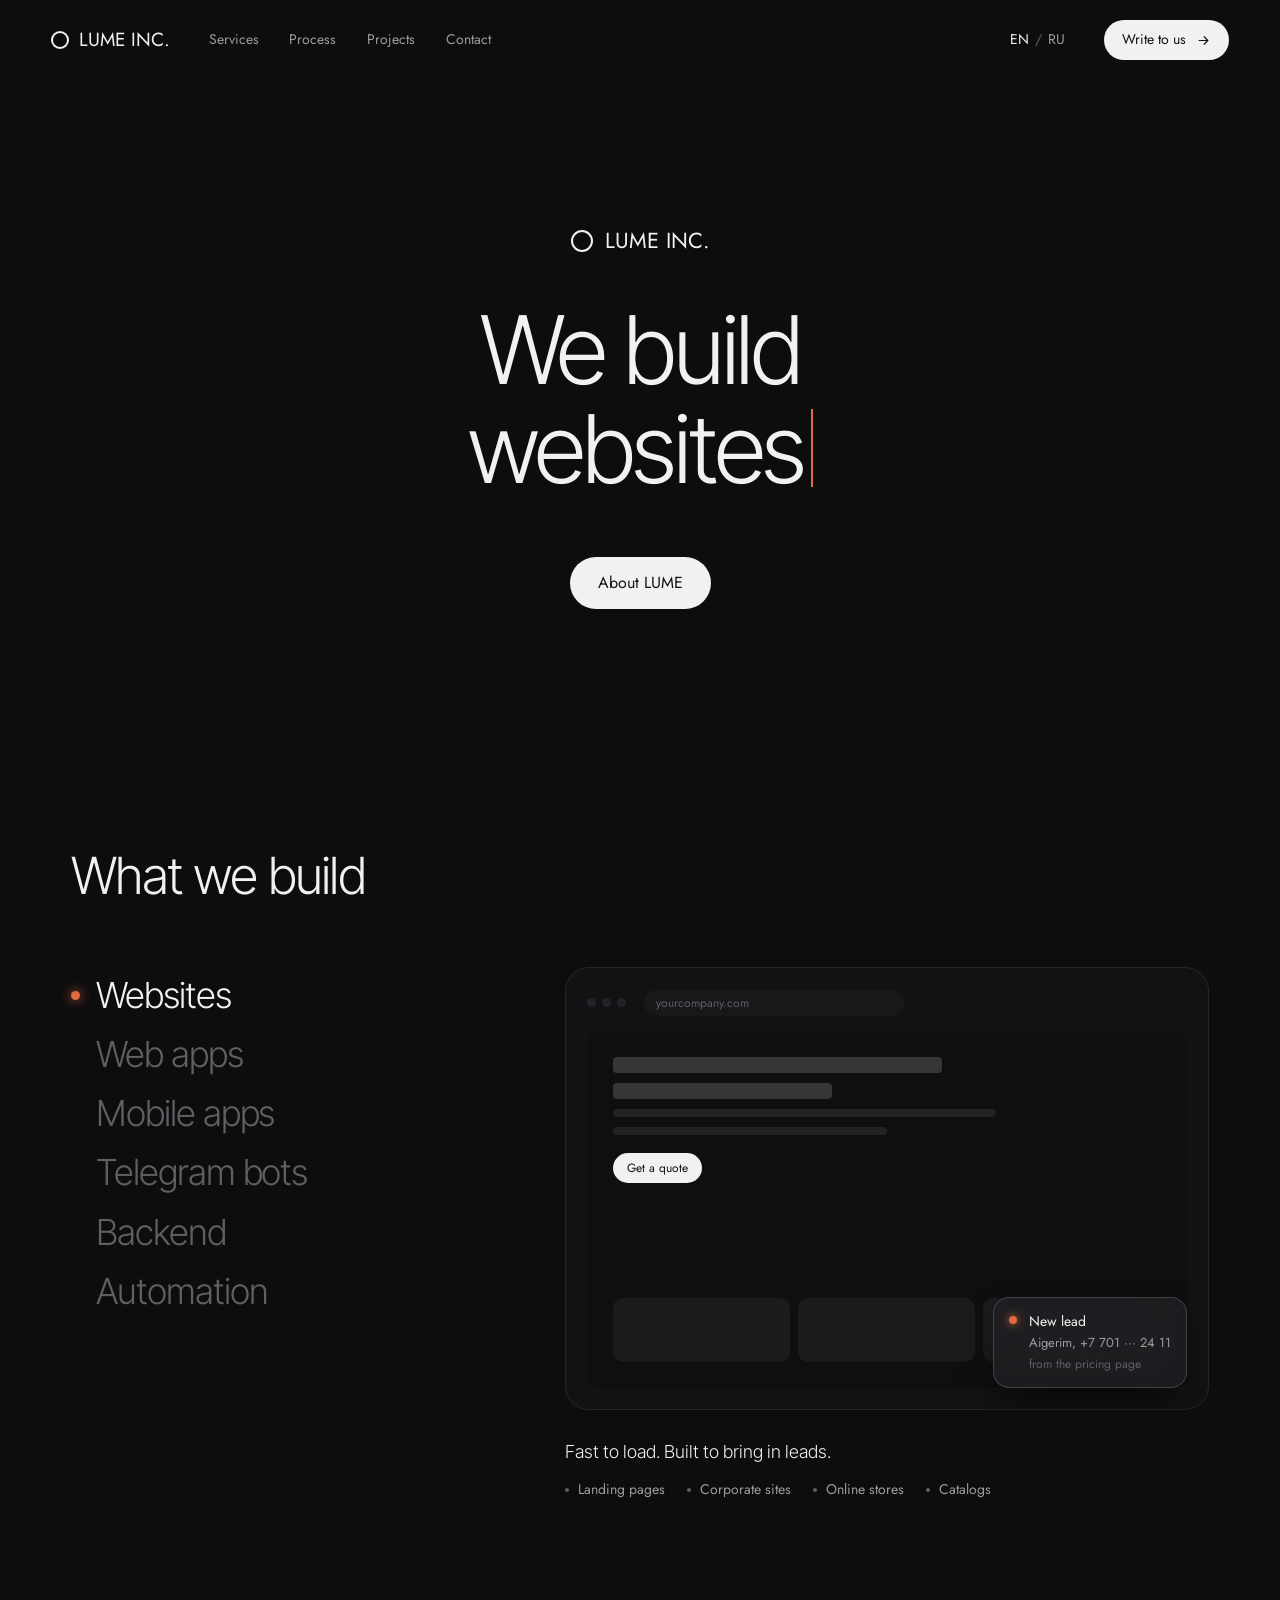
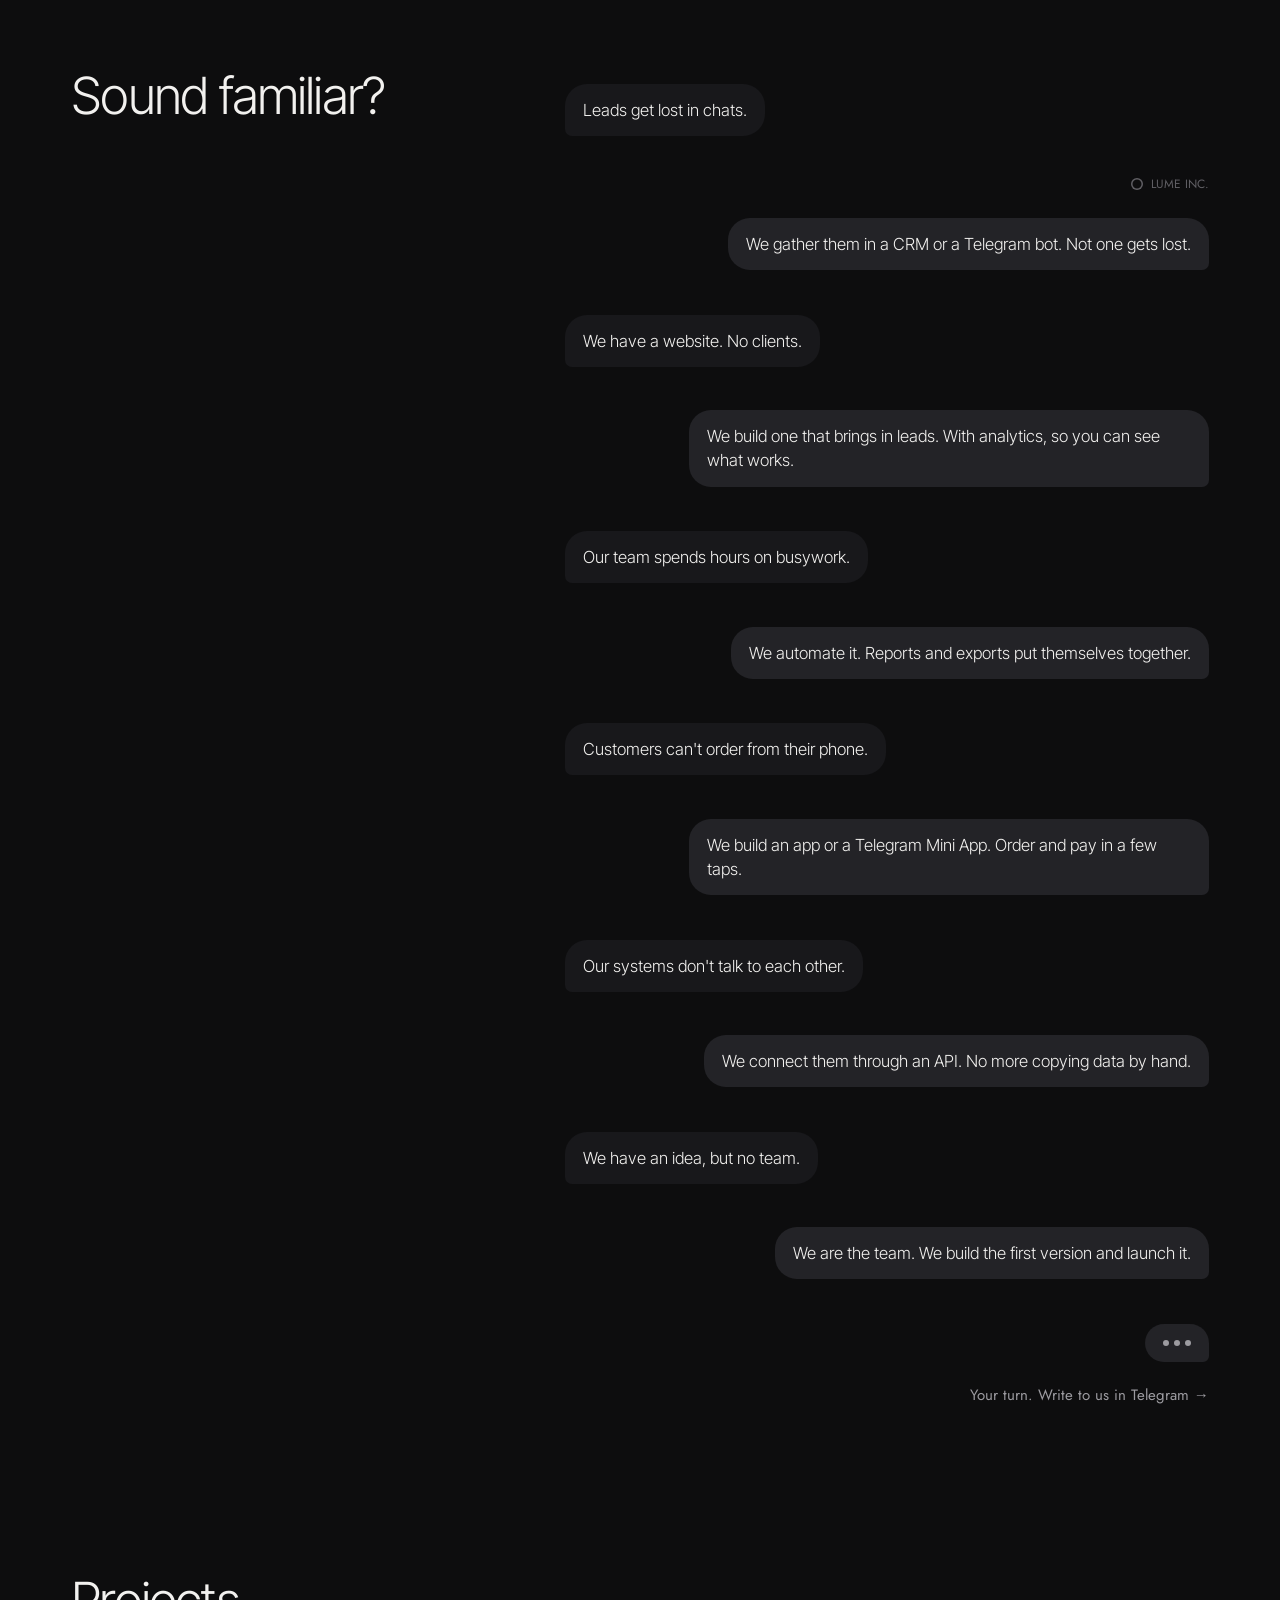
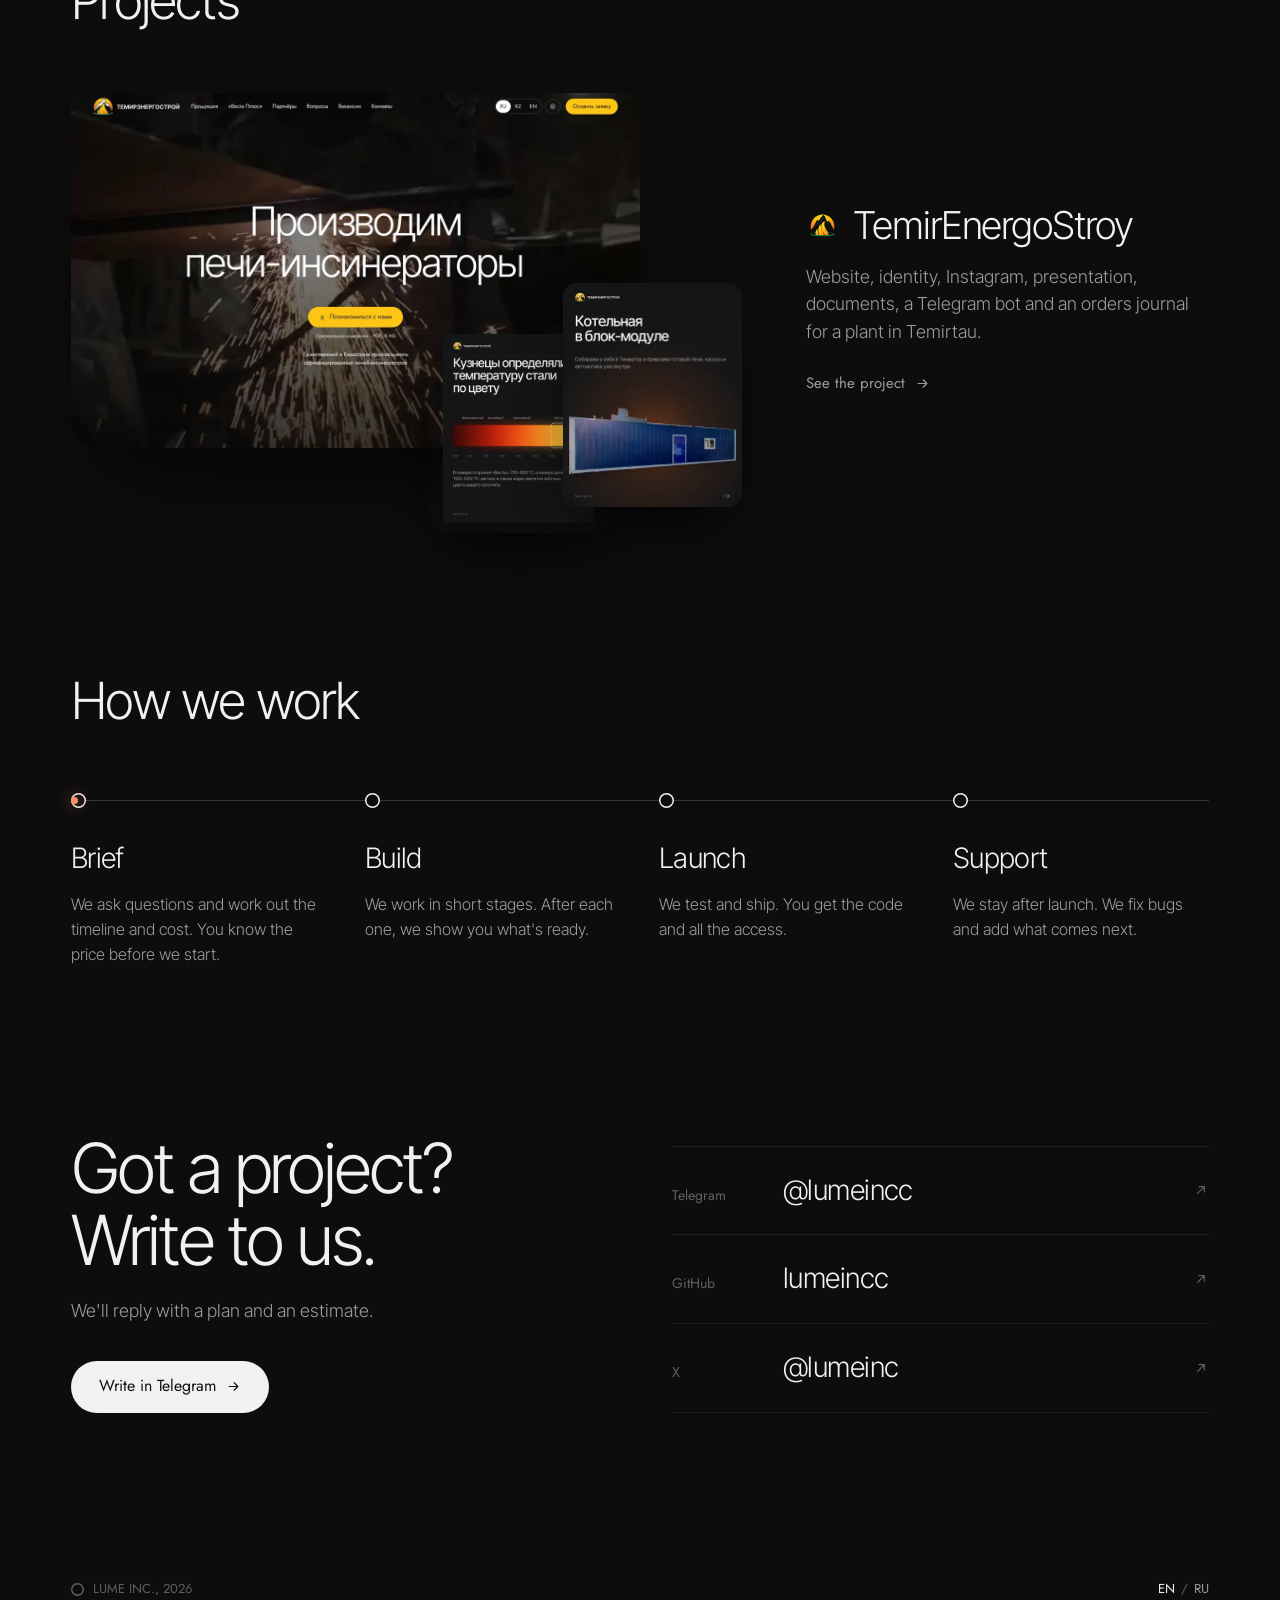
<file: index.html>
<!doctype html>
<html lang="en">
<head>
<meta charset="utf-8">
<meta name="viewport" content="width=device-width, initial-scale=1">
<title>LUME INC. — Websites, apps and Telegram bots</title>
<meta name="description" content="We build websites, web apps, mobile apps and Telegram bots. From the first call to launch and support. The code stays with you.">
<meta name="robots" content="noai, noimageai">
<meta name="tdm-reservation" content="1">
<meta name="theme-color" content="#0D0D0E">
<meta property="og:type" content="website">
<meta property="og:title" content="LUME INC. — Websites, apps and Telegram bots">
<meta property="og:description" content="Websites, apps and bots for business. Built end to end.">
<meta property="og:image" content="https://lumeincc.github.io/preview.png">
<meta property="og:url" content="https://lumeincc.github.io/">
<meta property="og:locale" content="en_US">
<meta property="og:locale:alternate" content="ru_RU">
<meta name="twitter:card" content="summary_large_image">
<link rel="alternate" hreflang="en" href="https://lumeincc.github.io/">
<link rel="alternate" hreflang="ru" href="https://lumeincc.github.io/ru/">
<link rel="alternate" hreflang="x-default" href="https://lumeincc.github.io/">
<link rel="icon" href="favicon.svg" type="image/svg+xml">
<link rel="preload" href="fonts/inter-tight-300-latin.woff2" as="font" type="font/woff2" crossorigin>
<link rel="preload" href="fonts/jost-400-latin.woff2" as="font" type="font/woff2" crossorigin>
<link rel="stylesheet" href="style.css?v=33">
</head>
<body>

<a class="skip" href="#main">Skip to content</a>

<svg width="0" height="0" style="position:absolute" aria-hidden="true">
  <symbol id="ne" viewBox="0 0 24 24" fill="none" stroke="currentColor" stroke-width="1.8" stroke-linecap="round" stroke-linejoin="round"><path d="M7 17 17 7M9 7h8v8"/></symbol>
  <symbol id="arrow" viewBox="0 0 24 24" fill="none" stroke="currentColor" stroke-width="1.8" stroke-linecap="round" stroke-linejoin="round"><path d="M5 12h14M13 6l6 6-6 6"/></symbol>
</svg>

<header class="top">
  <a class="brand" href="./"><span class="ring" aria-hidden="true"></span>LUME INC.</a>
  <nav class="nav" aria-label="Sections">
    <a href="#services">Services</a>
    <a href="#process">Process</a>
    <a href="projects/">Projects</a>
    <a href="#contact">Contact</a>
  </nav>
  <span class="lang"><a href="./" aria-current="page" lang="en">EN</a><span aria-hidden="true">/</span><a href="ru/" hreflang="ru" lang="ru">RU</a></span>
  <a class="btn sm" href="https://t.me/lumeincc">Write to us<svg aria-hidden="true"><use href="#arrow"/></svg></a>
</header>

<main id="main">

  <!-- hero -->
  <section class="hero">
    <p class="lockup"><span class="ring" aria-hidden="true"></span>LUME INC.</p>
    <h1><span class="vh">We build websites, web apps, mobile apps and Telegram bots</span><span aria-hidden="true"><span class="ln">We build</span><span class="ln"><span class="cycle" data-words="websites|web apps|mobile apps|Telegram bots|backends|automation">websites</span><i class="caret"></i></span></span></h1>
    <a class="btn" href="https://lumeincc.github.io/lume/en/">About LUME</a>
  </section>

  <!-- services -->
  <section class="sec wrap" id="services">
    <h2 class="h2">What we build</h2>
    <div class="svc">
      <div class="tabs" role="tablist" aria-label="Services" aria-orientation="vertical">
        <button class="tab" role="tab" id="t-web" aria-controls="p-web" aria-selected="true">Websites</button>
        <button class="tab" role="tab" id="t-app" aria-controls="p-app" aria-selected="false" tabindex="-1">Web apps</button>
        <button class="tab" role="tab" id="t-mob" aria-controls="p-mob" aria-selected="false" tabindex="-1">Mobile apps</button>
        <button class="tab" role="tab" id="t-bot" aria-controls="p-bot" aria-selected="false" tabindex="-1">Telegram bots</button>
        <button class="tab" role="tab" id="t-api" aria-controls="p-api" aria-selected="false" tabindex="-1">Backend</button>
        <button class="tab" role="tab" id="t-auto" aria-controls="p-auto" aria-selected="false" tabindex="-1">Automation</button>
      </div>

      <div class="panel" role="tabpanel" id="p-web" aria-labelledby="t-web">
        <div class="mock m-web" aria-hidden="true">
          <div class="br"><i></i><i></i><i></i><span>yourcompany.com</span></div>
          <div class="pg">
            <b class="sk h w60"></b><b class="sk h w40"></b><b class="sk w70"></b><b class="sk w50"></b>
            <span class="pill">Get a quote</span>
            <div class="tiles"><b></b><b></b><b></b></div>
          </div>
          <div class="toast glass"><span class="live-dot"></span><div><strong>New lead</strong><span>Aigerim, +7 701 ··· 24 11</span><small>from the pricing page</small></div></div>
        </div>
        <p class="lead">Fast to load. Built to bring in leads.</p>
        <ul class="items"><li>Landing pages</li><li>Corporate sites</li><li>Online stores</li><li>Catalogs</li></ul>
      </div>

      <div class="panel" role="tabpanel" id="p-app" aria-labelledby="t-app" hidden>
        <div class="mock m-app" aria-hidden="true">
          <div class="side"><i class="on"></i><i></i><i></i><i></i></div>
          <div class="main">
            <div class="kpi"><div><span class="lab">Orders today</span><span class="dm" data-dm="128" data-pitch="6">128</span></div><span class="delta">+14% vs. last week</span></div>
            <svg class="chart" viewBox="0 0 300 80" preserveAspectRatio="none"><path d="M0 62L20 58 40 60 60 50 80 54 100 44 120 47 140 38 160 42 180 30 200 34 220 24 240 28 260 18 280 22 300 12V80H0Z"/><line x1="0" x2="300" y1="30" y2="30"/><polyline points="0,62 20,58 40,60 60,50 80,54 100,44 120,47 140,38 160,42 180,30 200,34 220,24 240,28 260,18 280,22 300,12"/></svg>
            <ul class="rows"><li><span>#4812</span><span>Office chairs, 6 pcs</span><span class="tag ok">Delivered</span></li><li><span>#4811</span><span>Standing desk</span><span class="tag acc">In progress</span></li><li><span>#4810</span><span>Monitor arm, 2 pcs</span><span class="tag dim">New</span></li></ul>
          </div>
        </div>
        <p class="lead">The tools your team works in every day.</p>
        <ul class="items"><li>CRM</li><li>Client portals</li><li>Admin panels</li><li>Dashboards</li></ul>
      </div>

      <div class="panel" role="tabpanel" id="p-mob" aria-labelledby="t-mob" hidden>
        <div class="mock m-mob" aria-hidden="true">
          <div class="ph"><div class="ph-in"><b class="sk h w60"></b><b class="sk w40"></b><div class="grid4"><b></b><b></b><b></b><b></b></div><span class="pill">Order · 2 items</span></div></div>
          <div class="stores"><span>App Store</span><span>Google Play</span><small>One codebase, both stores</small></div>
        </div>
        <p class="lead">iOS and Android. One codebase, both stores.</p>
        <ul class="items"><li>Customer apps</li><li>Ordering and booking</li><li>App Store and Google Play release</li></ul>
      </div>

      <div class="panel" role="tabpanel" id="p-bot" aria-labelledby="t-bot" hidden>
        <div class="mock m-bot" aria-hidden="true">
          <div class="tg">
            <div class="b in">Hi! What would you like to order?</div>
            <div class="kb"><span>Catalog</span><span>Cart</span><span>My orders</span><span>Help</span></div>
            <div class="b out">Cart</div>
            <div class="b in">2 items, 12 400 KZT<span class="pay">Pay</span></div>
          </div>
        </div>
        <p class="lead">Orders and payments, right in Telegram.</p>
        <ul class="items"><li>Lead intake</li><li>Payments</li><li>Notifications</li><li>Mini Apps</li></ul>
      </div>

      <div class="panel" role="tabpanel" id="p-api" aria-labelledby="t-api" hidden>
        <div class="mock m-api" aria-hidden="true">
          <div class="req"><span class="verb">POST</span>/api/orders<span class="st tag ok">201 Created</span><span class="ms">38 ms</span></div>
<pre>{
  <span class="k">"id"</span>: <span class="n">4812</span>,
  <span class="k">"status"</span>: <span class="s">"new"</span>,
  <span class="k">"total"</span>: <span class="n">12400</span>,
  <span class="k">"paid"</span>: <span class="n">true</span>,
  <span class="k">"notify"</span>: [<span class="s">"crm"</span>, <span class="s">"telegram"</span>]
}</pre>
        </div>
        <p class="lead">Everything that runs behind the scenes.</p>
        <ul class="items"><li>APIs</li><li>Databases</li><li>Payment systems</li><li>Integrations</li></ul>
      </div>

      <div class="panel" role="tabpanel" id="p-auto" aria-labelledby="t-auto" hidden>
        <div class="mock m-auto" aria-hidden="true">
          <div class="clk"><span class="dm" data-dm="07:30" data-pitch="6">07:30</span><small>Next run in 14 min</small></div>
          <ul class="log">
            <li><time>07:00</time><span>Sales report sent to 4 people</span><i class="chk"></i></li>
            <li><time>07:05</time><span>CRM and 1C synced, 214 rows</span><i class="chk"></i></li>
            <li><time>07:15</time><span>Price parser, 36 updates</span><i class="chk"></i></li>
            <li><time>07:30</time><span>Database backup</span><i class="live-dot"></i></li>
          </ul>
        </div>
        <p class="lead">Repetitive work, handled by code.</p>
        <ul class="items"><li>Reports</li><li>Data sync</li><li>Parsers</li><li>Scheduled jobs</li></ul>
      </div>
    </div>
  </section>

  <!-- problems -->
  <section class="sec wrap" id="problems">
    <div class="talk">
      <h2 class="h2">Sound familiar?</h2>
      <div class="chat">
        <p class="msg in">Leads get lost in chats.</p>
        <p class="who"><span class="ring" aria-hidden="true"></span>LUME INC.</p>
        <p class="msg out">We gather them in a CRM or a Telegram bot. Not one gets lost.</p>
        <p class="msg in">We have a website. No clients.</p>
        <p class="msg out">We build one that brings in leads. With analytics, so you can see what works.</p>
        <p class="msg in">Our team spends hours on busywork.</p>
        <p class="msg out">We automate it. Reports and exports put themselves together.</p>
        <p class="msg in">Customers can't order from their phone.</p>
        <p class="msg out">We build an app or a Telegram Mini App. Order and pay in a few taps.</p>
        <p class="msg in">Our systems don't talk to each other.</p>
        <p class="msg out">We connect them through an API. No more copying data by hand.</p>
        <p class="msg in">We have an idea, but no team.</p>
        <p class="msg out">We are the team. We build the first version and launch it.</p>
        <span class="typing" aria-hidden="true"><i></i><i></i><i></i></span>
        <a class="chat-cta" href="https://t.me/lumeincc">Your turn. Write to us in Telegram →</a>
      </div>
    </div>
  </section>

  <!-- projects -->
  <section class="sec wrap" id="projects">
    <h2 class="h2">Projects</h2>
    <a class="case" href="projects/">
      <span class="case-vis" aria-hidden="true">
        <span class="cv-site"><img src="projects/temires/site/top.webp" width="1200" height="750" alt="" loading="lazy" decoding="async"></span>
        <img class="cv-post a" src="projects/temires/ig/s/21-kotelnaya-1.webp" width="360" height="450" alt="" loading="lazy" decoding="async">
        <img class="cv-post b" src="projects/temires/ig/s/02-cvet-stali.webp" width="360" height="450" alt="" loading="lazy" decoding="async">
      </span>
      <span class="case-txt">
        <span class="case-name"><img src="projects/temires/temires-mark.svg" width="569" height="517" alt="">TemirEnergoStroy</span>
        <span class="case-what">Website, identity, Instagram, presentation, documents, a Telegram bot and an orders journal for a plant in Temirtau.</span>
        <span class="case-go">See the project<svg aria-hidden="true"><use href="#arrow"/></svg></span>
      </span>
    </a>
  </section>

  <!-- process -->
  <section class="sec wrap" id="process">
    <h2 class="h2">How we work</h2>
    <ol class="track">
      <li class="step"><h3>Brief</h3><p>We ask questions and work out the timeline and cost. You know the price before we start.</p></li>
      <li class="step"><h3>Build</h3><p>We work in short stages. After each one, we show you what's ready.</p></li>
      <li class="step"><h3>Launch</h3><p>We test and ship. You get the code and all the access.</p></li>
      <li class="step"><h3>Support</h3><p>We stay after launch. We fix bugs and add what comes next.</p></li>
      <li class="run" aria-hidden="true"></li>
    </ol>
  </section>

  <!-- contact -->
  <section class="sec wrap" id="contact">
    <div class="contact">
      <div>
        <h2 class="h2">Got a project? Write to us.</h2>
        <p class="lead">We'll reply with a plan and an estimate.</p>
        <a class="btn" href="https://t.me/lumeincc">Write in Telegram<svg aria-hidden="true"><use href="#arrow"/></svg></a>
      </div>
      <ul class="links">
        <li><a href="https://t.me/lumeincc"><span class="k">Telegram</span><span class="v">@lumeincc</span><svg aria-hidden="true"><use href="#ne"/></svg></a></li>
        <li><a href="https://github.com/lumeincc"><span class="k">GitHub</span><span class="v">lumeincc</span><svg aria-hidden="true"><use href="#ne"/></svg></a></li>
        <li><a href="https://x.com/lumeinc"><span class="k">X</span><span class="v">@lumeinc</span><svg aria-hidden="true"><use href="#ne"/></svg></a></li>
      </ul>
    </div>
  </section>

</main>

<footer class="foot wrap">
  <span class="mark"><span class="ring" aria-hidden="true"></span>LUME INC., 2026</span>
  <span class="lang"><a href="./" aria-current="page" lang="en">EN</a><span aria-hidden="true">/</span><a href="ru/" hreflang="ru" lang="ru">RU</a></span>
</footer>

<script src="site.js?v=33"></script>
</body>
</html>
</file>
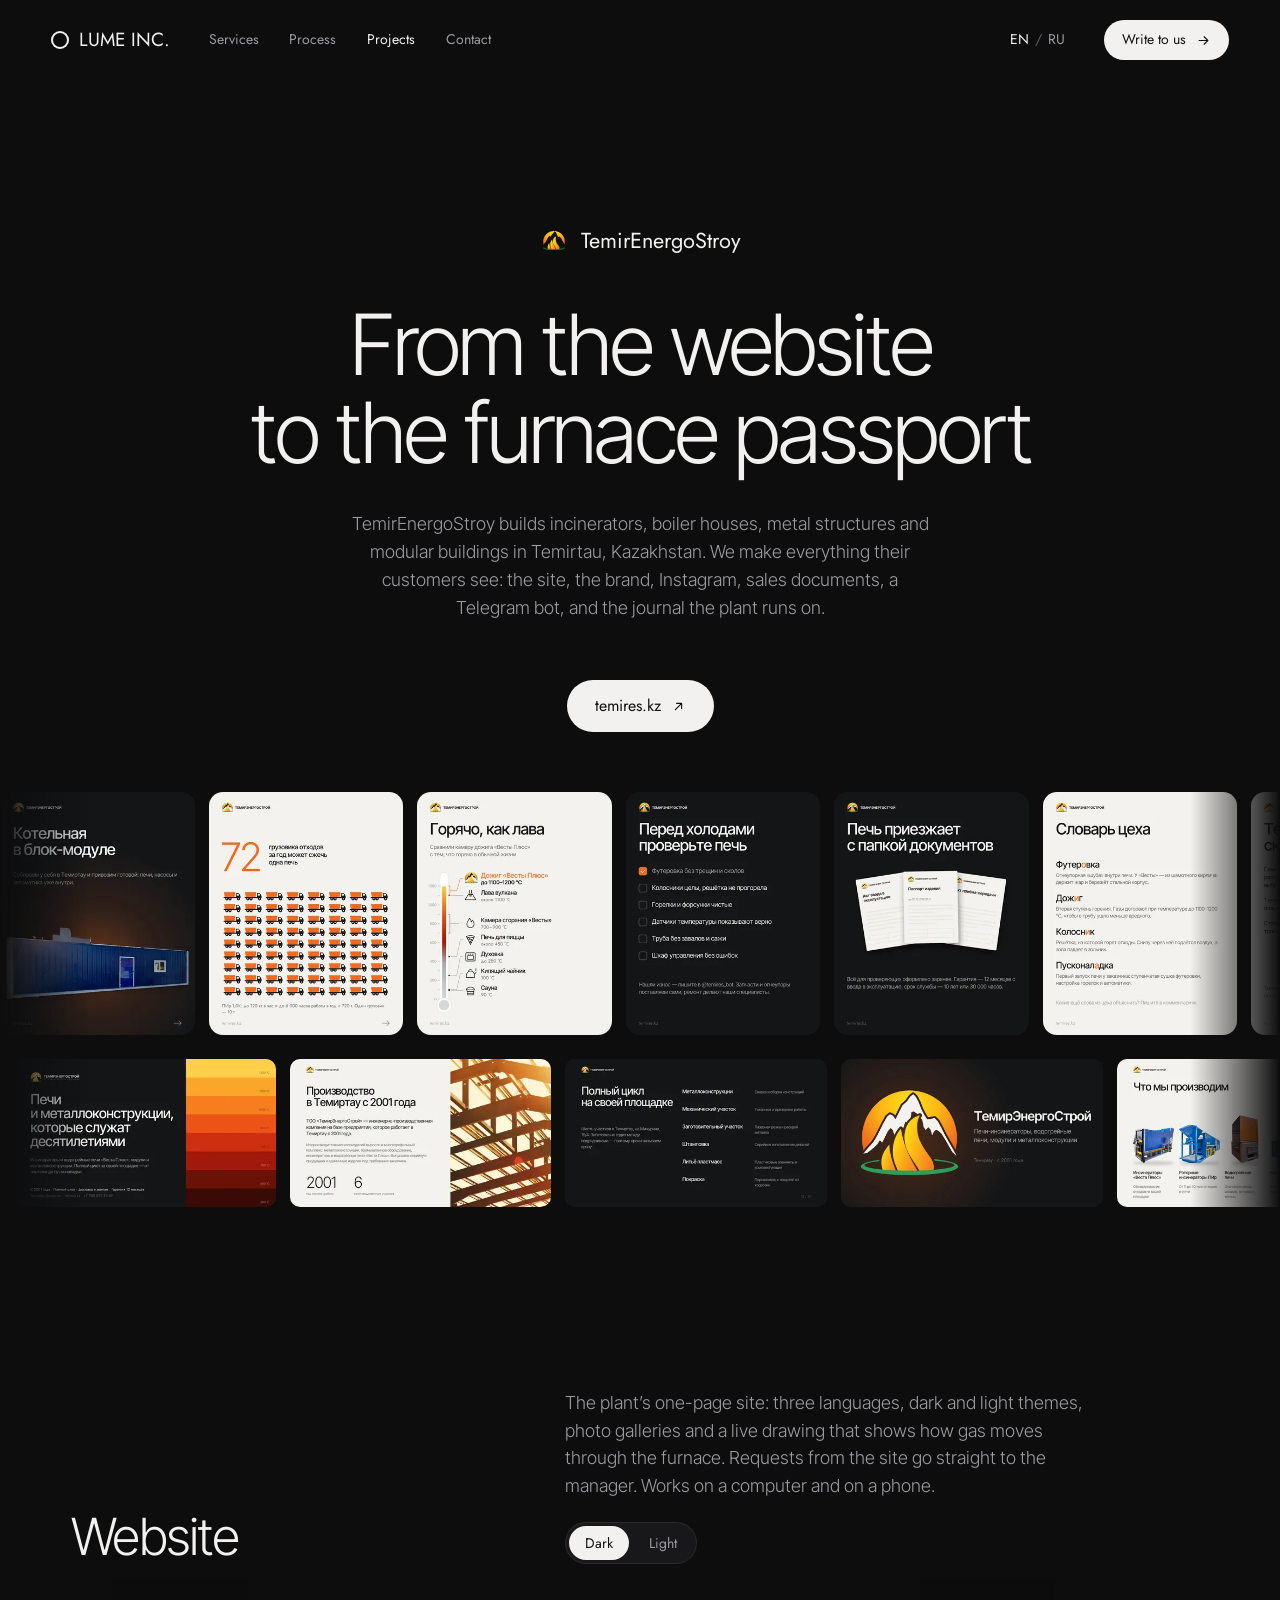
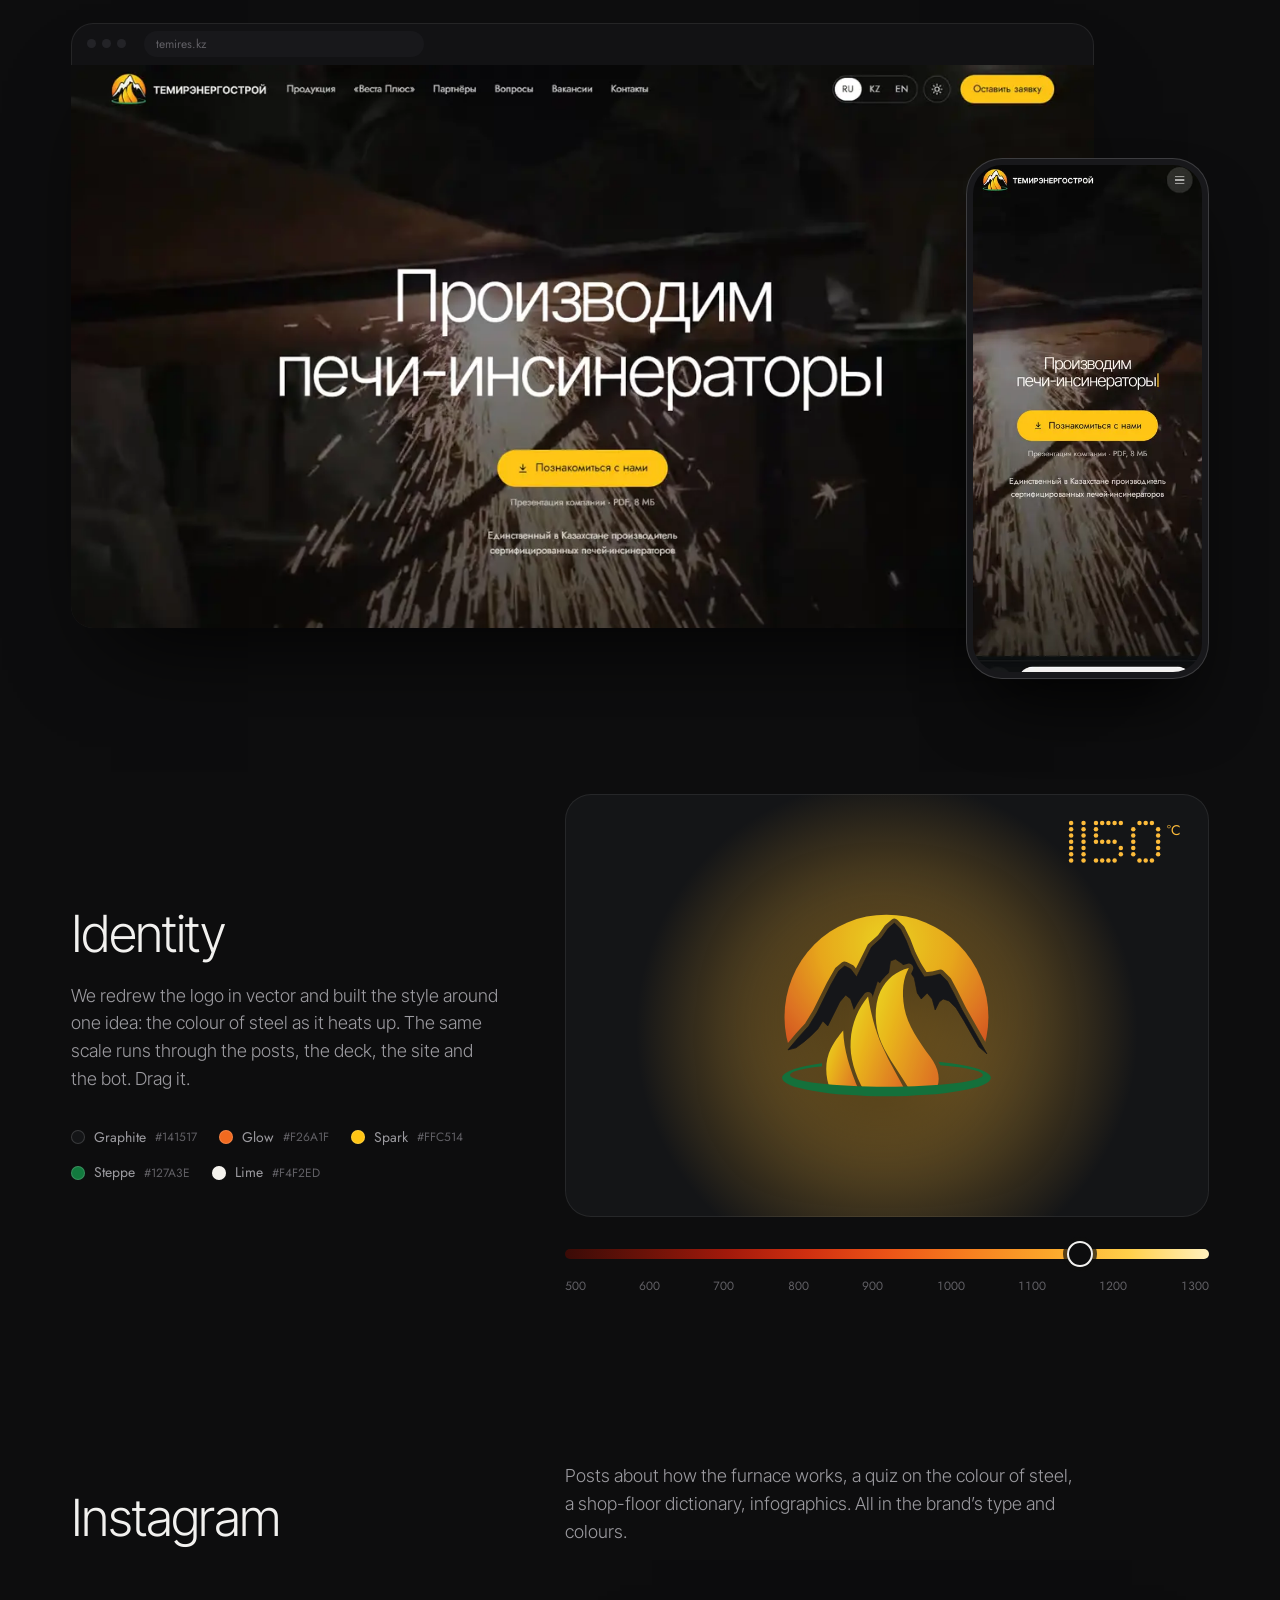
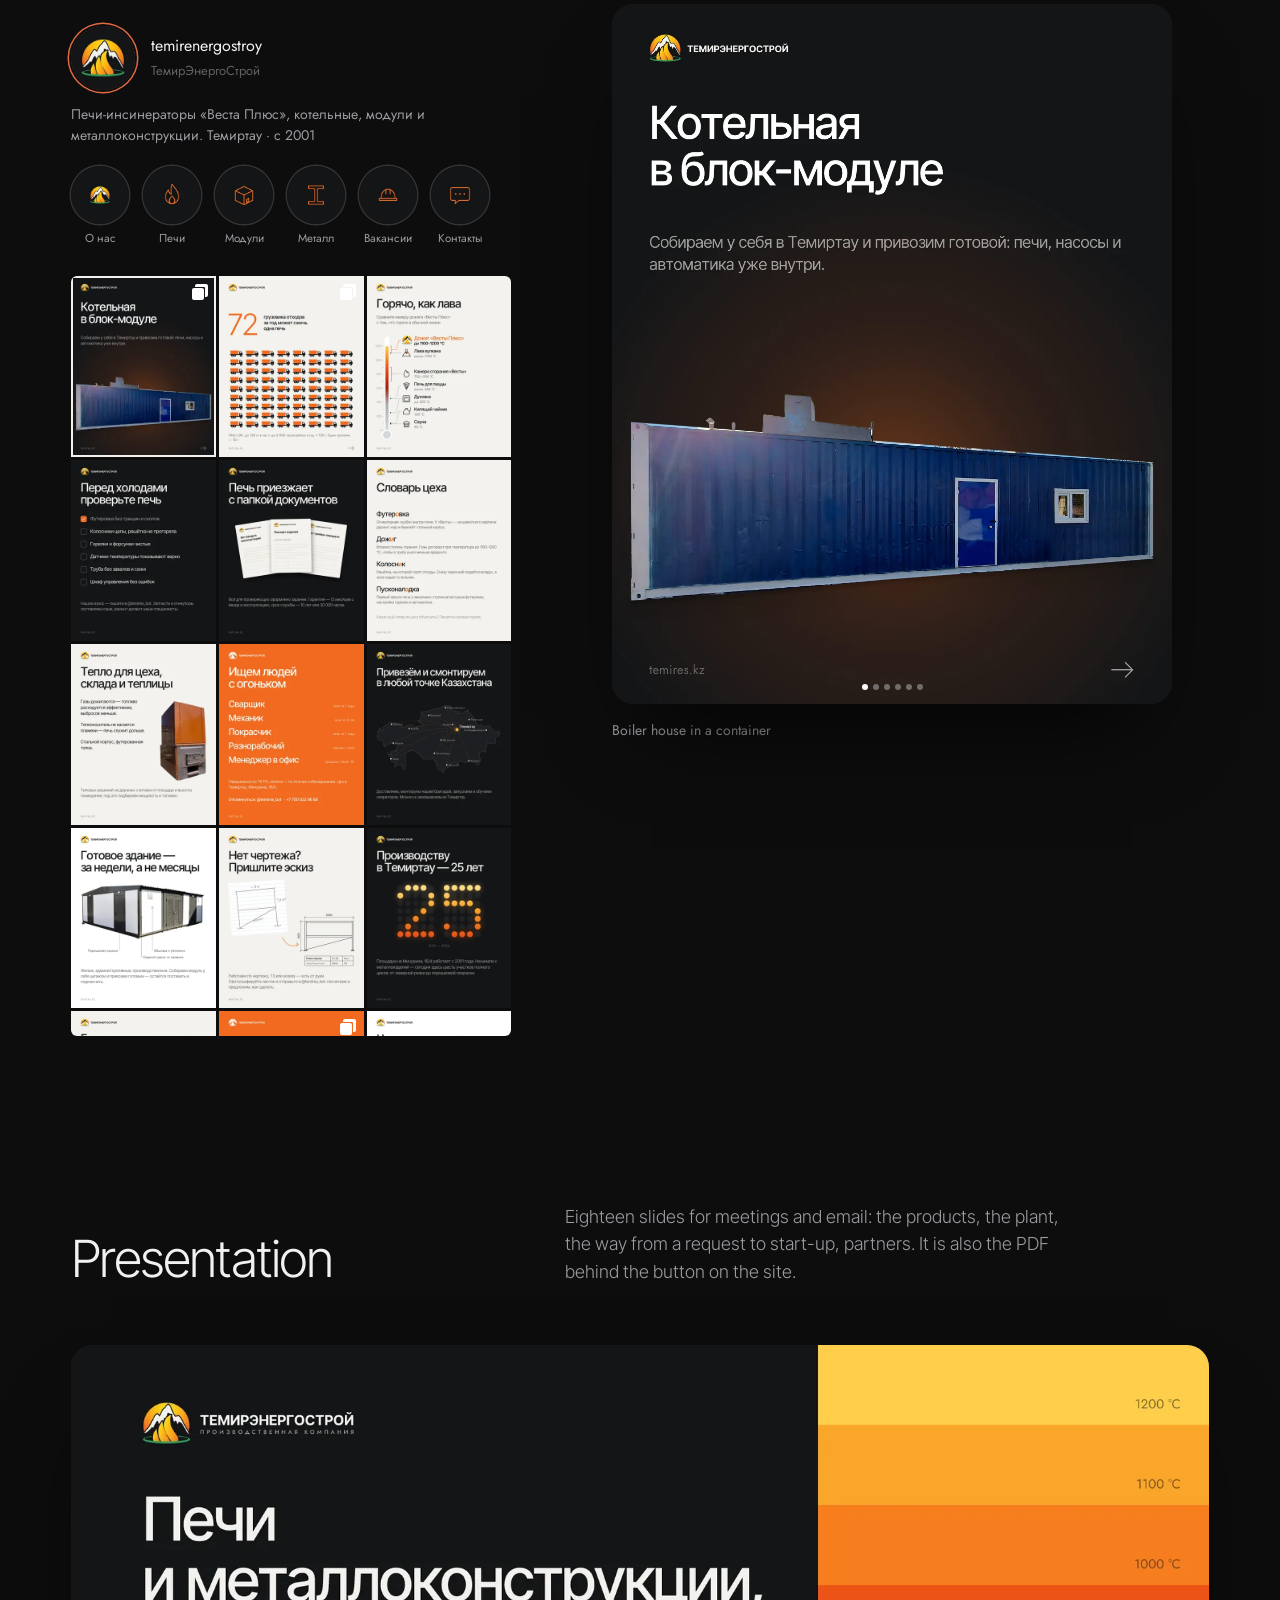
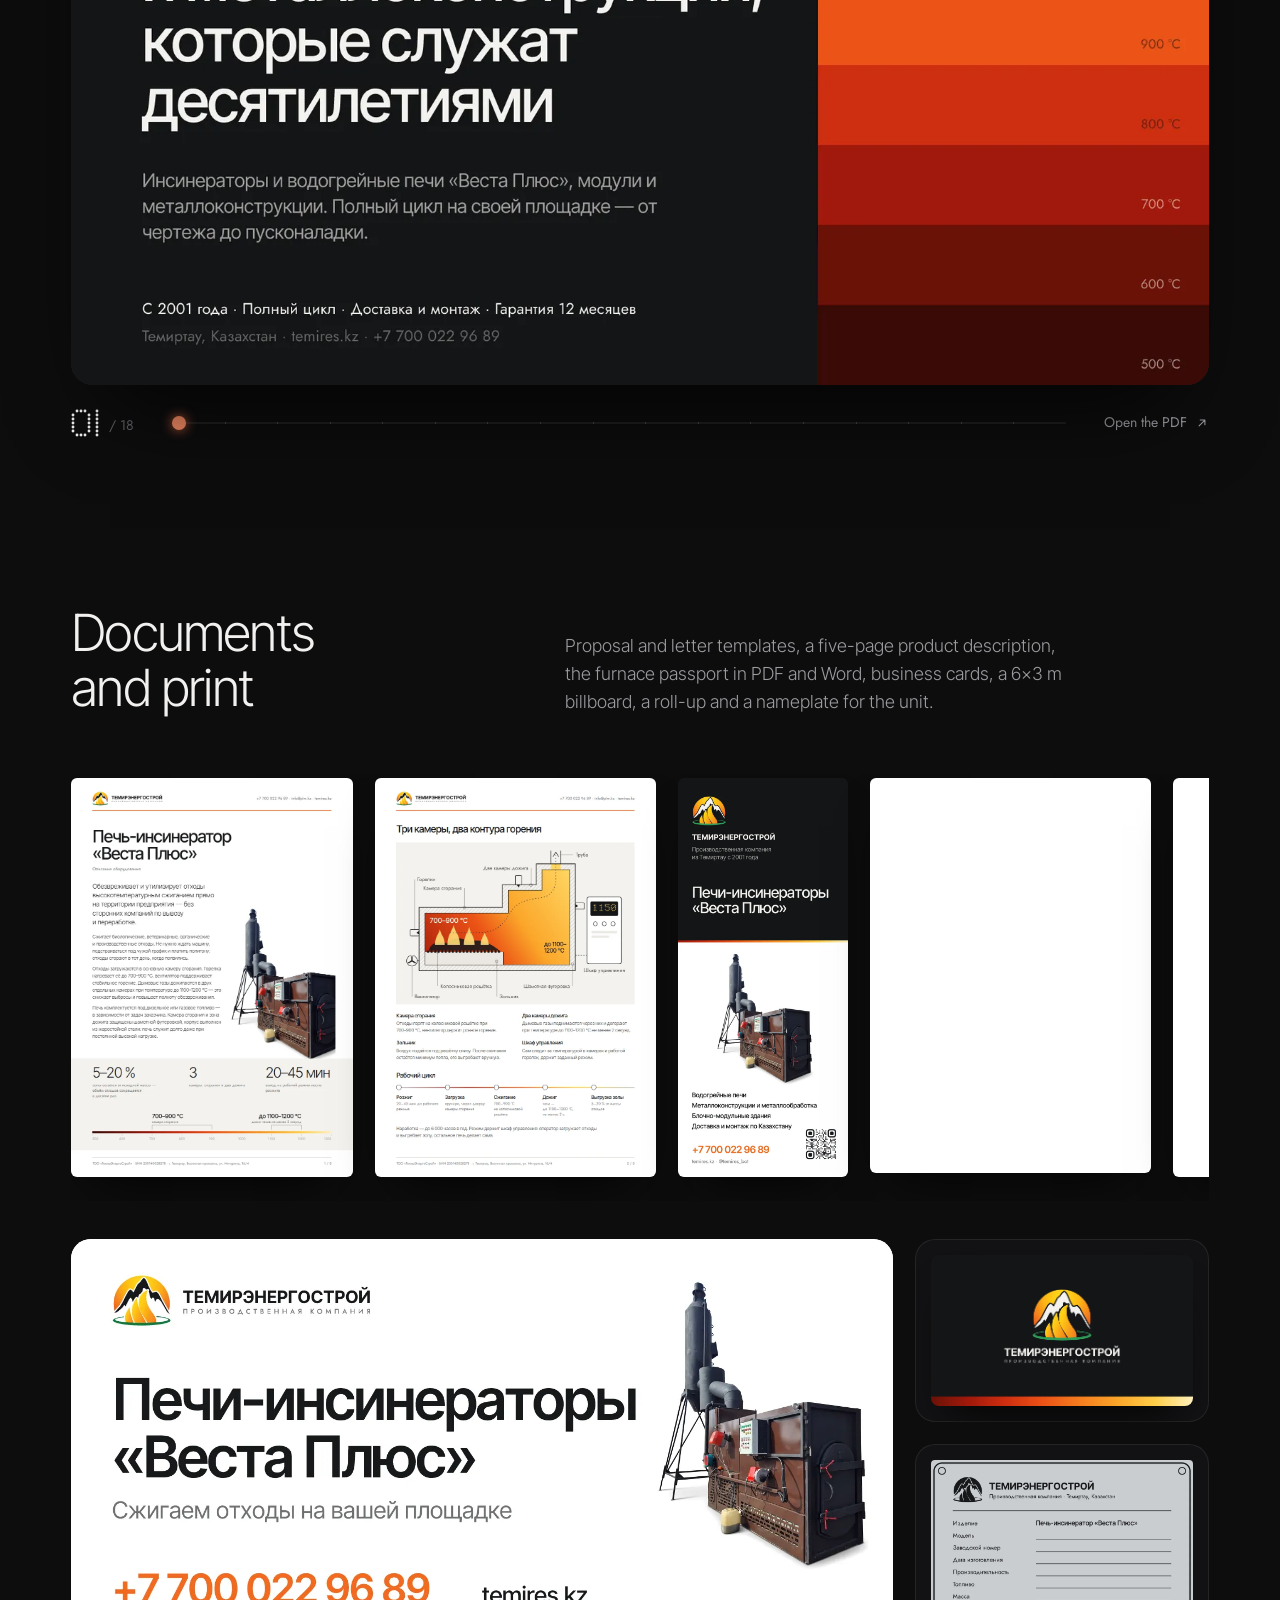
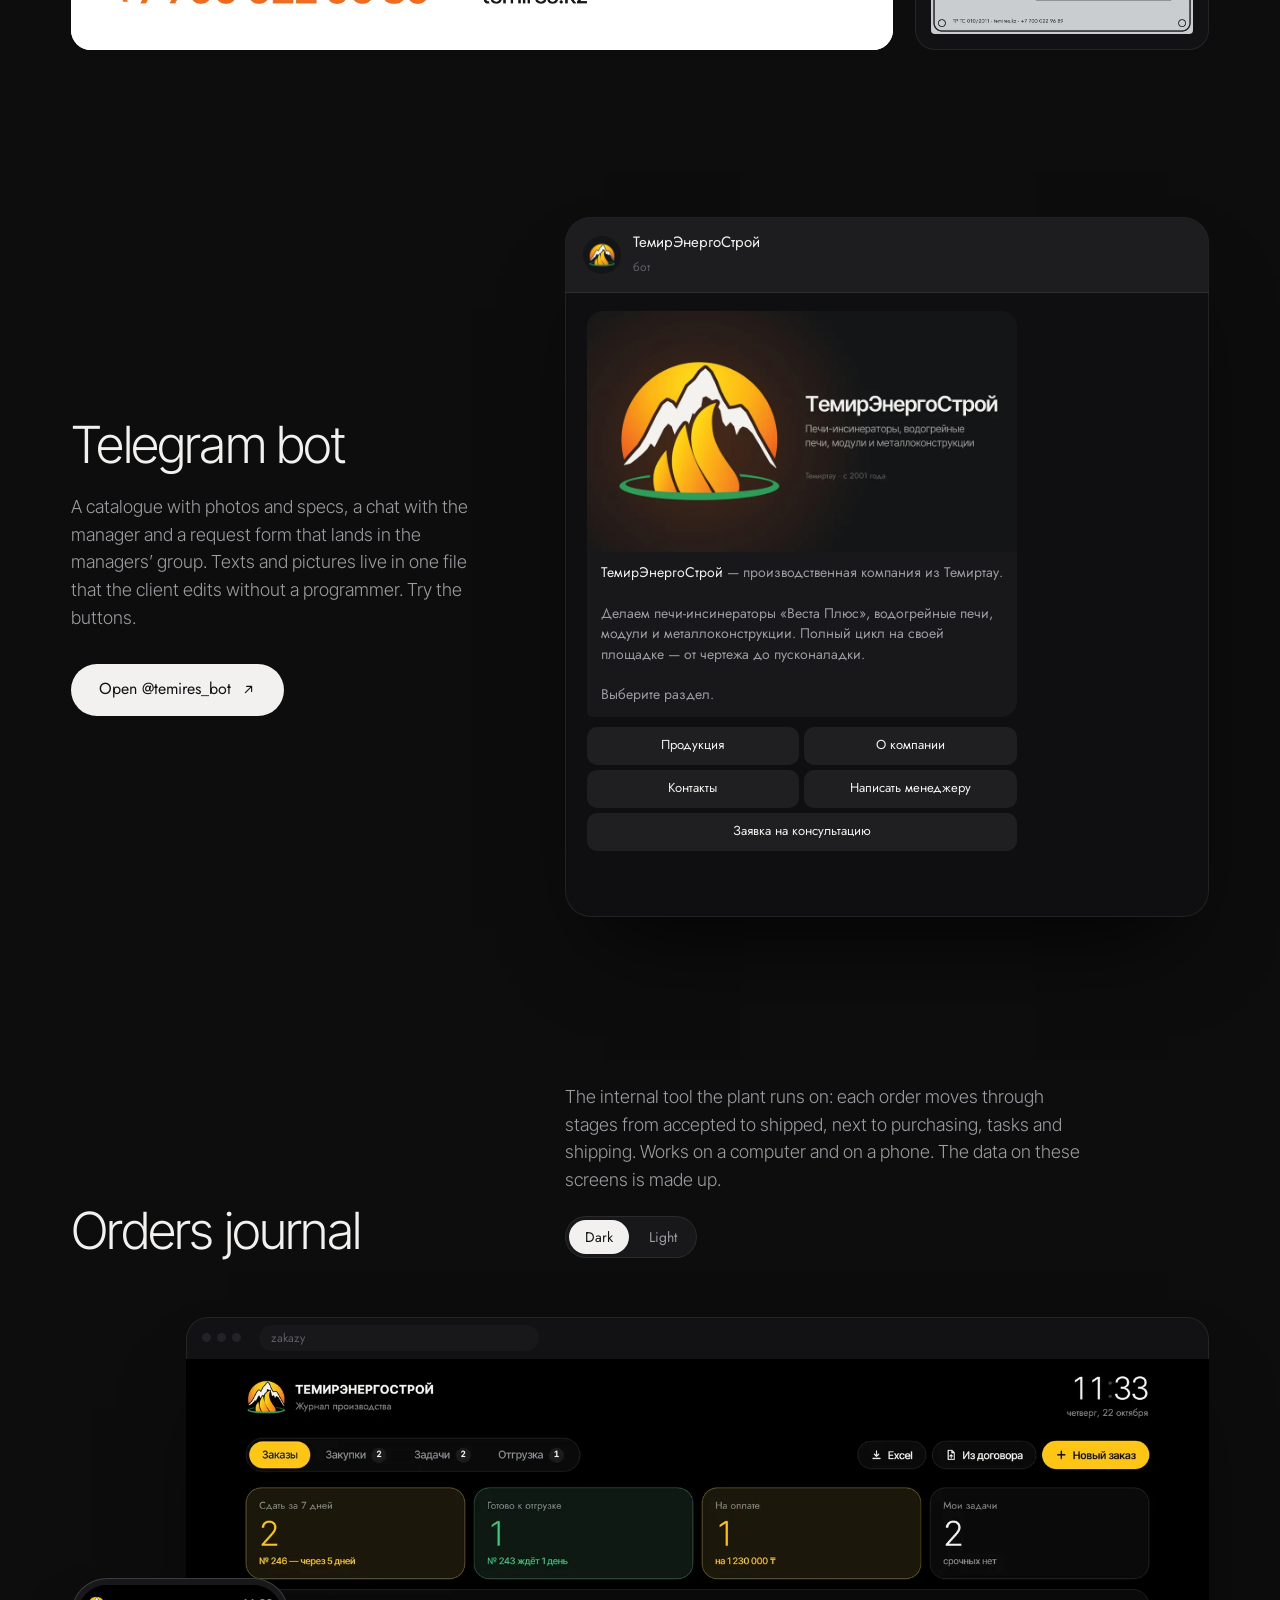
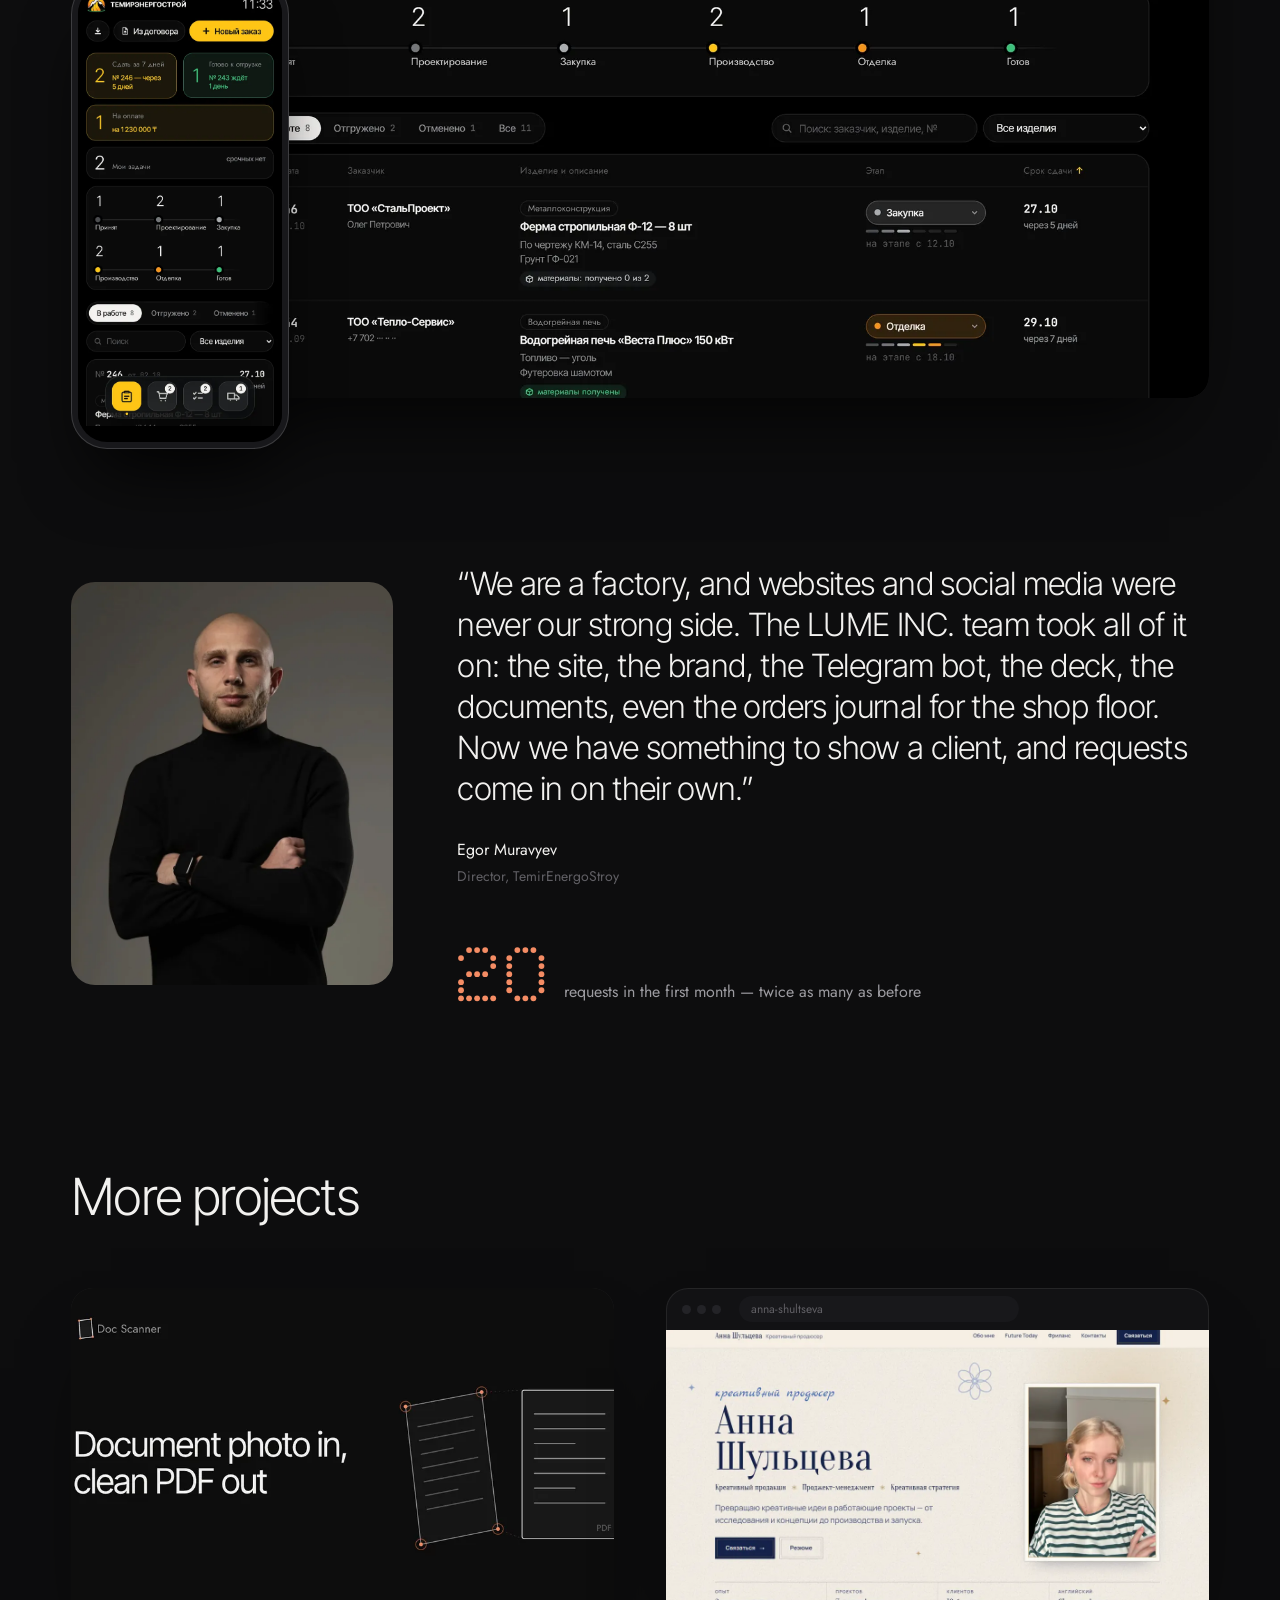
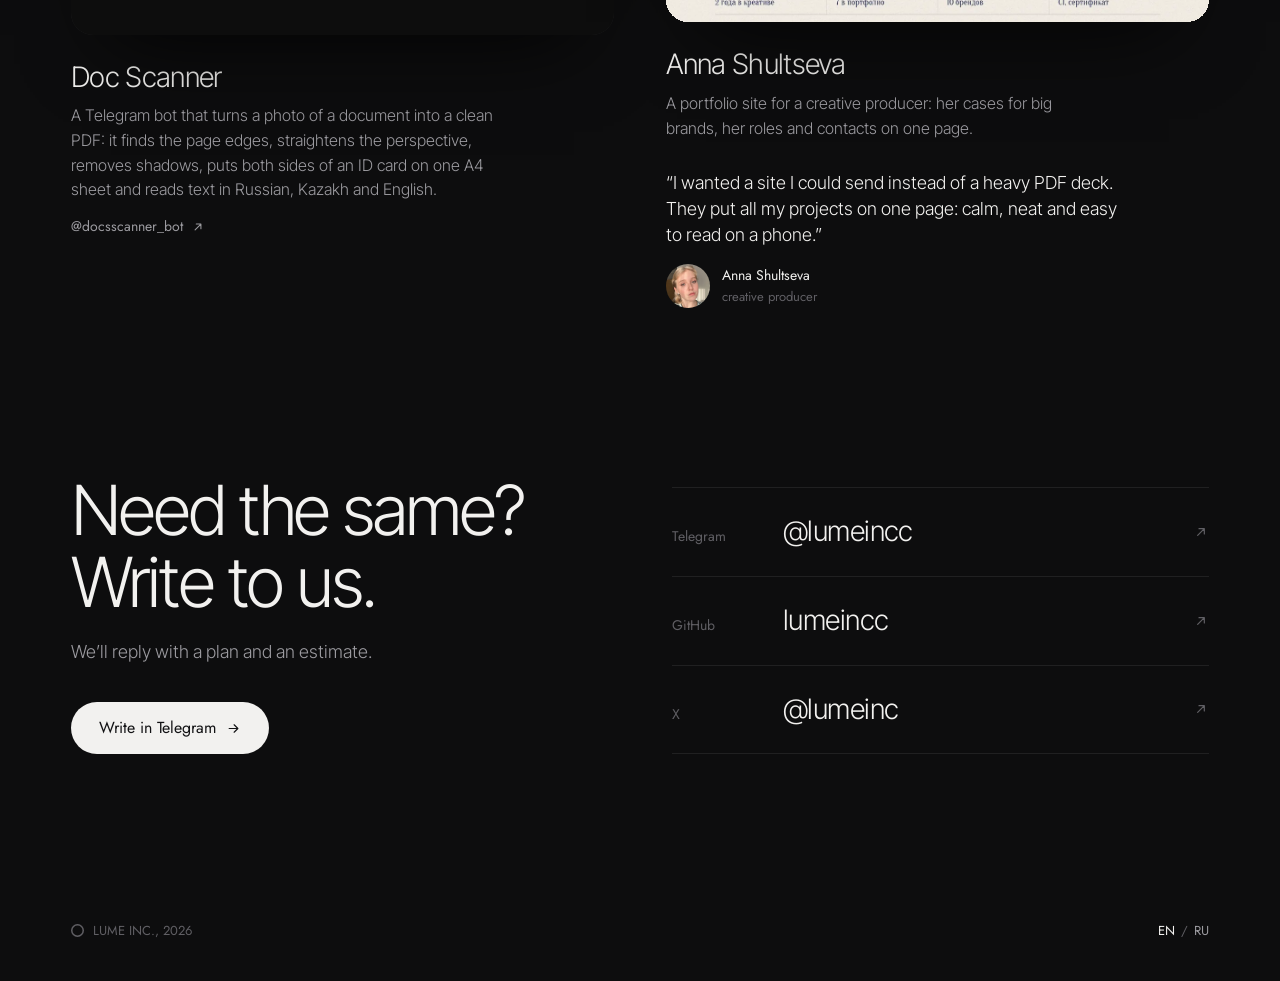
<file: projects/index.html>
<!doctype html>
<html lang="en">
<head>
<meta charset="utf-8">
<meta name="viewport" content="width=device-width, initial-scale=1">
<title>Projects — LUME INC.</title>
<meta name="description" content="TemirEnergoStroy, a plant in Temirtau: website, identity, Instagram, presentation, documents, a Telegram bot and an orders journal by LUME INC.">
<meta name="robots" content="noai, noimageai">
<meta name="tdm-reservation" content="1">
<meta name="theme-color" content="#0D0D0E">
<meta property="og:type" content="website">
<meta property="og:title" content="Projects — LUME INC.">
<meta property="og:description" content="TemirEnergoStroy, a plant in Temirtau: website, identity, Instagram, presentation, documents, a Telegram bot and an orders journal by LUME INC.">
<meta property="og:image" content="https://lumeincc.github.io/preview.png">
<meta property="og:url" content="https://lumeincc.github.io/projects/">
<meta property="og:locale" content="en_US">
<meta name="twitter:card" content="summary_large_image">
<link rel="alternate" hreflang="en" href="https://lumeincc.github.io/projects/">
<link rel="alternate" hreflang="ru" href="https://lumeincc.github.io/ru/projects/">
<link rel="alternate" hreflang="x-default" href="https://lumeincc.github.io/projects/">
<link rel="icon" href="../favicon.svg" type="image/svg+xml">
<link rel="preload" href="../fonts/inter-tight-300-latin.woff2" as="font" type="font/woff2" crossorigin>
<link rel="preload" href="../fonts/jost-400-latin.woff2" as="font" type="font/woff2" crossorigin>
<link rel="stylesheet" href="../style.css?v=33">
<link rel="stylesheet" href="../projects.css?v=33">
</head>
<body class="pj">

<a class="skip" href="#main">Skip to content</a>

<svg width="0" height="0" style="position:absolute" aria-hidden="true">
  <symbol id="ne" viewBox="0 0 24 24" fill="none" stroke="currentColor" stroke-width="1.8" stroke-linecap="round" stroke-linejoin="round"><path d="M7 17 17 7M9 7h8v8"/></symbol>
  <symbol id="arrow" viewBox="0 0 24 24" fill="none" stroke="currentColor" stroke-width="1.8" stroke-linecap="round" stroke-linejoin="round"><path d="M5 12h14M13 6l6 6-6 6"/></symbol>
</svg>

<header class="top">
  <a class="brand" href="../"><span class="ring" aria-hidden="true"></span>LUME INC.</a>
  <nav class="nav" aria-label="Sections">
    <a href="../#services">Services</a>
    <a href="../#process">Process</a>
    <a href="./" aria-current="page">Projects</a>
    <a href="#contact">Contact</a>
  </nav>
  <span class="lang"><a href="./" aria-current="page" lang="en">EN</a><span aria-hidden="true">/</span><a href="../ru/projects/" hreflang="ru" lang="ru">RU</a></span>
  <a class="btn sm" href="https://t.me/lumeincc">Write to us<svg aria-hidden="true"><use href="#arrow"/></svg></a>
</header>

<main id="main">

  <!-- the client -->
  <section class="hero pj-hero">
    <p class="lockup pj-client"><img src="../projects/temires/temires-mark.svg" width="569" height="517" alt="">TemirEnergoStroy</p>
    <h1><span class="ln">From the website</span><span class="ln">to the furnace passport</span></h1>
    <p class="lead">TemirEnergoStroy builds incinerators, boiler houses, metal structures and modular buildings in Temirtau, Kazakhstan. We make everything their customers see: the site, the brand, Instagram, sales documents, a Telegram bot, and the journal the plant runs on.</p>
    <a class="btn" href="https://temires.kz">temires.kz<svg aria-hidden="true"><use href="#ne"/></svg></a>
  </section>

  <div class="wall" aria-hidden="true">
    <div class="wall-row"><img src="../projects/temires/ig/s/21-kotelnaya-1.webp" width="360" height="450" alt="" loading="lazy" decoding="async"><img src="../projects/temires/ig/s/20-gruzoviki-1.webp" width="360" height="450" alt="" loading="lazy" decoding="async"><img src="../projects/temires/ig/s/19-kak-lava.webp" width="360" height="450" alt="" loading="lazy" decoding="async"><img src="../projects/temires/ig/s/16-chek-list.webp" width="360" height="450" alt="" loading="lazy" decoding="async"><img src="../projects/temires/ig/s/15-dokumenty.webp" width="360" height="450" alt="" loading="lazy" decoding="async"><img src="../projects/temires/ig/s/14-slovar.webp" width="360" height="450" alt="" loading="lazy" decoding="async"><img src="../projects/temires/ig/s/13-vodogreinye.webp" width="360" height="450" alt="" loading="lazy" decoding="async"><img src="../projects/temires/ig/s/12-vakansii.webp" width="360" height="450" alt="" loading="lazy" decoding="async"><img src="../projects/temires/ig/s/11-karta.webp" width="360" height="450" alt="" loading="lazy" decoding="async"><img src="../projects/temires/ig/s/10-modulnye-zdaniya.webp" width="360" height="450" alt="" loading="lazy" decoding="async"><img src="../projects/temires/ig/s/09-po-eskizu.webp" width="360" height="450" alt="" loading="lazy" decoding="async"><img src="../projects/temires/ig/s/08-25-let.webp" width="360" height="450" alt="" loading="lazy" decoding="async"><img src="../projects/temires/ig/s/07-rotornye.webp" width="360" height="450" alt="" loading="lazy" decoding="async"><img src="../projects/temires/ig/s/06-mif-pro-dym-1.webp" width="360" height="450" alt="" loading="lazy" decoding="async"><img src="../projects/temires/ig/s/05-chto-mozhno-szhigat.webp" width="360" height="450" alt="" loading="lazy" decoding="async"><img src="../projects/temires/ig/s/04-kak-ustroena.webp" width="360" height="450" alt="" loading="lazy" decoding="async"><img src="../projects/temires/ig/s/03-kviz-1.webp" width="360" height="450" alt="" loading="lazy" decoding="async"><img src="../projects/temires/ig/s/02-cvet-stali.webp" width="360" height="450" alt="" loading="lazy" decoding="async"><img src="../projects/temires/ig/s/01-obnovlenie-1.webp" width="360" height="450" alt="" loading="lazy" decoding="async"><img src="../projects/temires/ig/s/21-kotelnaya-1.webp" width="360" height="450" alt="" loading="lazy" decoding="async"><img src="../projects/temires/ig/s/20-gruzoviki-1.webp" width="360" height="450" alt="" loading="lazy" decoding="async"><img src="../projects/temires/ig/s/19-kak-lava.webp" width="360" height="450" alt="" loading="lazy" decoding="async"><img src="../projects/temires/ig/s/16-chek-list.webp" width="360" height="450" alt="" loading="lazy" decoding="async"><img src="../projects/temires/ig/s/15-dokumenty.webp" width="360" height="450" alt="" loading="lazy" decoding="async"><img src="../projects/temires/ig/s/14-slovar.webp" width="360" height="450" alt="" loading="lazy" decoding="async"><img src="../projects/temires/ig/s/13-vodogreinye.webp" width="360" height="450" alt="" loading="lazy" decoding="async"><img src="../projects/temires/ig/s/12-vakansii.webp" width="360" height="450" alt="" loading="lazy" decoding="async"><img src="../projects/temires/ig/s/11-karta.webp" width="360" height="450" alt="" loading="lazy" decoding="async"><img src="../projects/temires/ig/s/10-modulnye-zdaniya.webp" width="360" height="450" alt="" loading="lazy" decoding="async"><img src="../projects/temires/ig/s/09-po-eskizu.webp" width="360" height="450" alt="" loading="lazy" decoding="async"><img src="../projects/temires/ig/s/08-25-let.webp" width="360" height="450" alt="" loading="lazy" decoding="async"><img src="../projects/temires/ig/s/07-rotornye.webp" width="360" height="450" alt="" loading="lazy" decoding="async"><img src="../projects/temires/ig/s/06-mif-pro-dym-1.webp" width="360" height="450" alt="" loading="lazy" decoding="async"><img src="../projects/temires/ig/s/05-chto-mozhno-szhigat.webp" width="360" height="450" alt="" loading="lazy" decoding="async"><img src="../projects/temires/ig/s/04-kak-ustroena.webp" width="360" height="450" alt="" loading="lazy" decoding="async"><img src="../projects/temires/ig/s/03-kviz-1.webp" width="360" height="450" alt="" loading="lazy" decoding="async"><img src="../projects/temires/ig/s/02-cvet-stali.webp" width="360" height="450" alt="" loading="lazy" decoding="async"><img src="../projects/temires/ig/s/01-obnovlenie-1.webp" width="360" height="450" alt="" loading="lazy" decoding="async"></div>
    <div class="wall-row b"><img src="../projects/temires/slides/s/01.webp" width="480" height="270" alt="" loading="lazy" decoding="async"><img src="../projects/temires/slides/s/02.webp" width="480" height="270" alt="" loading="lazy" decoding="async"><img src="../projects/temires/slides/s/03.webp" width="480" height="270" alt="" loading="lazy" decoding="async"><img src="../projects/temires/bot/cover.webp" width="960" height="540" alt="" loading="lazy" decoding="async"><img src="../projects/temires/slides/s/04.webp" width="480" height="270" alt="" loading="lazy" decoding="async"><img src="../projects/temires/slides/s/05.webp" width="480" height="270" alt="" loading="lazy" decoding="async"><img src="../projects/temires/slides/s/06.webp" width="480" height="270" alt="" loading="lazy" decoding="async"><img src="../projects/temires/bot/vesta.webp" width="960" height="540" alt="" loading="lazy" decoding="async"><img src="../projects/temires/slides/s/07.webp" width="480" height="270" alt="" loading="lazy" decoding="async"><img src="../projects/temires/slides/s/08.webp" width="480" height="270" alt="" loading="lazy" decoding="async"><img src="../projects/temires/slides/s/09.webp" width="480" height="270" alt="" loading="lazy" decoding="async"><img src="../projects/temires/bot/process.webp" width="960" height="540" alt="" loading="lazy" decoding="async"><img src="../projects/temires/slides/s/10.webp" width="480" height="270" alt="" loading="lazy" decoding="async"><img src="../projects/temires/slides/s/11.webp" width="480" height="270" alt="" loading="lazy" decoding="async"><img src="../projects/temires/slides/s/12.webp" width="480" height="270" alt="" loading="lazy" decoding="async"><img src="../projects/temires/bot/warranty.webp" width="960" height="540" alt="" loading="lazy" decoding="async"><img src="../projects/temires/slides/s/13.webp" width="480" height="270" alt="" loading="lazy" decoding="async"><img src="../projects/temires/slides/s/14.webp" width="480" height="270" alt="" loading="lazy" decoding="async"><img src="../projects/temires/slides/s/15.webp" width="480" height="270" alt="" loading="lazy" decoding="async"><img src="../projects/temires/bot/contacts.webp" width="960" height="540" alt="" loading="lazy" decoding="async"><img src="../projects/temires/slides/s/16.webp" width="480" height="270" alt="" loading="lazy" decoding="async"><img src="../projects/temires/slides/s/17.webp" width="480" height="270" alt="" loading="lazy" decoding="async"><img src="../projects/temires/slides/s/18.webp" width="480" height="270" alt="" loading="lazy" decoding="async"><img src="../projects/temires/bot/modules.webp" width="960" height="540" alt="" loading="lazy" decoding="async"><img src="../projects/temires/slides/s/01.webp" width="480" height="270" alt="" loading="lazy" decoding="async"><img src="../projects/temires/slides/s/02.webp" width="480" height="270" alt="" loading="lazy" decoding="async"><img src="../projects/temires/slides/s/03.webp" width="480" height="270" alt="" loading="lazy" decoding="async"><img src="../projects/temires/bot/cover.webp" width="960" height="540" alt="" loading="lazy" decoding="async"><img src="../projects/temires/slides/s/04.webp" width="480" height="270" alt="" loading="lazy" decoding="async"><img src="../projects/temires/slides/s/05.webp" width="480" height="270" alt="" loading="lazy" decoding="async"><img src="../projects/temires/slides/s/06.webp" width="480" height="270" alt="" loading="lazy" decoding="async"><img src="../projects/temires/bot/vesta.webp" width="960" height="540" alt="" loading="lazy" decoding="async"><img src="../projects/temires/slides/s/07.webp" width="480" height="270" alt="" loading="lazy" decoding="async"><img src="../projects/temires/slides/s/08.webp" width="480" height="270" alt="" loading="lazy" decoding="async"><img src="../projects/temires/slides/s/09.webp" width="480" height="270" alt="" loading="lazy" decoding="async"><img src="../projects/temires/bot/process.webp" width="960" height="540" alt="" loading="lazy" decoding="async"><img src="../projects/temires/slides/s/10.webp" width="480" height="270" alt="" loading="lazy" decoding="async"><img src="../projects/temires/slides/s/11.webp" width="480" height="270" alt="" loading="lazy" decoding="async"><img src="../projects/temires/slides/s/12.webp" width="480" height="270" alt="" loading="lazy" decoding="async"><img src="../projects/temires/bot/warranty.webp" width="960" height="540" alt="" loading="lazy" decoding="async"><img src="../projects/temires/slides/s/13.webp" width="480" height="270" alt="" loading="lazy" decoding="async"><img src="../projects/temires/slides/s/14.webp" width="480" height="270" alt="" loading="lazy" decoding="async"><img src="../projects/temires/slides/s/15.webp" width="480" height="270" alt="" loading="lazy" decoding="async"><img src="../projects/temires/bot/contacts.webp" width="960" height="540" alt="" loading="lazy" decoding="async"><img src="../projects/temires/slides/s/16.webp" width="480" height="270" alt="" loading="lazy" decoding="async"><img src="../projects/temires/slides/s/17.webp" width="480" height="270" alt="" loading="lazy" decoding="async"><img src="../projects/temires/slides/s/18.webp" width="480" height="270" alt="" loading="lazy" decoding="async"><img src="../projects/temires/bot/modules.webp" width="960" height="540" alt="" loading="lazy" decoding="async"></div>
  </div>

  <!-- website -->
  <section class="sec wrap" id="site" data-theme-set>
    <div class="pj-head">
      <h2 class="h2">Website</h2>
      <div><p class="lead">The plant’s one-page site: three languages, dark and light themes, photo galleries and a live drawing that shows how gas moves through the furnace. Requests from the site go straight to the manager. Works on a computer and on a phone.</p><div class="seg" role="group" aria-label="Theme"><button type="button" data-t="dark" aria-pressed="true">Dark</button><button type="button" data-t="light" aria-pressed="false">Light</button></div></div>
    </div>
    <div class="site-stage">
      <div class="browser">
        <div class="bar"><i></i><i></i><i></i><a href="https://temires.kz" aria-label="Open temires.kz">temires.kz</a></div>
        <div class="screen tall" data-auto tabindex="0"><img src="../projects/temires/site/desk-dark.webp" width="1200" height="11398" alt="" loading="lazy" decoding="async" data-tpl="site/desk-{t}.webp"></div>
      </div>
      <div class="phone"><div class="screen" data-auto><img src="../projects/temires/site/phone-dark.webp" width="390" height="16319" alt="" loading="lazy" decoding="async" data-tpl="site/phone-{t}.webp"></div></div>
    </div>
  </section>

  <!-- identity -->
  <section class="sec wrap" id="identity">
    <div class="id">
      <div class="id-txt">
        <h2 class="h2">Identity</h2>
        <p class="lead">We redrew the logo in vector and built the style around one idea: the colour of steel as it heats up. The same scale runs through the posts, the deck, the site and the bot. Drag it.</p>
        <ul class="swatches"><li><b style="background:#141517"></b>Graphite<span>#141517</span></li><li><b style="background:#F26A1F"></b>Glow<span>#F26A1F</span></li><li><b style="background:#FFC514"></b>Spark<span>#FFC514</span></li><li><b style="background:#127A3E"></b>Steppe<span>#127A3E</span></li><li><b style="background:#F4F2ED"></b>Lime<span>#F4F2ED</span></li></ul>
      </div>
      <div class="heat" style="--c:#FBA62A">
        <div class="heat-stage">
          <span class="heat-glow" aria-hidden="true"></span>
          <img class="heat-mark" src="../projects/temires/temires-mark.svg" width="569" height="517" alt="">
          <p class="heat-read" aria-hidden="true"><span class="dm heat-dm" data-dm="1150" data-pitch="7">1150</span><span class="deg">°C</span></p>
        </div>
        <input class="heat-range" type="range" min="500" max="1300" step="10" value="1150" aria-label="Steel temperature" style="--g:linear-gradient(90deg,#3A0B07 0%,#6B1208 12.5%,#A1190B 25%,#CF2F10 37.5%,#EC5317 50%,#F67E1F 62.5%,#FBA62A 75%,#FFCF4A 87.5%,#FFF1BE 100%)">
        <div class="heat-ticks" aria-hidden="true"><span>500</span><span>600</span><span>700</span><span>800</span><span>900</span><span>1000</span><span>1100</span><span>1200</span><span>1300</span></div>
      </div>
    </div>
  </section>

  <!-- instagram -->
  <section class="sec wrap" id="instagram">
    <div class="pj-head">
      <h2 class="h2">Instagram</h2>
      <p class="lead">Posts about how the furnace works, a quiz on the colour of steel, a shop-floor dictionary, infographics. All in the brand’s type and colours.</p>
    </div>
    <div class="ig">
      <div class="ig-prof">
        <div class="ig-top"><img src="../projects/temires/ig/avatar.webp" width="160" height="160" alt="" loading="lazy" decoding="async" class="ig-ava"><div><b>temirenergostroy</b><span>ТемирЭнергоСтрой</span></div></div>
        <p class="ig-bio">Печи-инсинераторы «Веста Плюс», котельные, модули и металлоконструкции. Темиртау · с 2001</p>
        <ul class="ig-hl"><li><button type="button" data-h="0" aria-label="О нас"><img src="../projects/temires/ig/highlight-o-nas.webp" width="160" height="160" alt="" loading="lazy" decoding="async"></button><span>О нас</span></li><li><button type="button" data-h="1" aria-label="Печи"><img src="../projects/temires/ig/highlight-pechi.webp" width="160" height="160" alt="" loading="lazy" decoding="async"></button><span>Печи</span></li><li><button type="button" data-h="2" aria-label="Модули"><img src="../projects/temires/ig/highlight-moduli.webp" width="160" height="160" alt="" loading="lazy" decoding="async"></button><span>Модули</span></li><li><button type="button" data-h="3" aria-label="Металл"><img src="../projects/temires/ig/highlight-metall.webp" width="160" height="160" alt="" loading="lazy" decoding="async"></button><span>Металл</span></li><li><button type="button" data-h="4" aria-label="Вакансии"><img src="../projects/temires/ig/highlight-vakansii.webp" width="160" height="160" alt="" loading="lazy" decoding="async"></button><span>Вакансии</span></li><li><button type="button" data-h="5" aria-label="Контакты"><img src="../projects/temires/ig/highlight-kontakty.webp" width="160" height="160" alt="" loading="lazy" decoding="async"></button><span>Контакты</span></li></ul>
        <div class="ig-grid"><button type="button" class="ig-cell" data-i="0" aria-label="Boiler house in a container" aria-current="true"><img src="../projects/temires/ig/s/21-kotelnaya-1.webp" width="360" height="450" alt="" loading="lazy" decoding="async"><i class="ic-multi"></i></button><button type="button" class="ig-cell" data-i="1" aria-label="72 trucks"><img src="../projects/temires/ig/s/20-gruzoviki-1.webp" width="360" height="450" alt="" loading="lazy" decoding="async"><i class="ic-multi"></i></button><button type="button" class="ig-cell" data-i="2" aria-label="Hot as lava"><img src="../projects/temires/ig/s/19-kak-lava.webp" width="360" height="450" alt="" loading="lazy" decoding="async"></button><button type="button" class="ig-cell" data-i="3" aria-label="Check the furnace before winter"><img src="../projects/temires/ig/s/16-chek-list.webp" width="360" height="450" alt="" loading="lazy" decoding="async"></button><button type="button" class="ig-cell" data-i="4" aria-label="Documents that come with a furnace"><img src="../projects/temires/ig/s/15-dokumenty.webp" width="360" height="450" alt="" loading="lazy" decoding="async"></button><button type="button" class="ig-cell" data-i="5" aria-label="Shop-floor dictionary"><img src="../projects/temires/ig/s/14-slovar.webp" width="360" height="450" alt="" loading="lazy" decoding="async"></button><button type="button" class="ig-cell" data-i="6" aria-label="Water-heating furnaces"><img src="../projects/temires/ig/s/13-vodogreinye.webp" width="360" height="450" alt="" loading="lazy" decoding="async"></button><button type="button" class="ig-cell" data-i="7" aria-label="Vacancies"><img src="../projects/temires/ig/s/12-vakansii.webp" width="360" height="450" alt="" loading="lazy" decoding="async"></button><button type="button" class="ig-cell" data-i="8" aria-label="Delivery across Kazakhstan"><img src="../projects/temires/ig/s/11-karta.webp" width="360" height="450" alt="" loading="lazy" decoding="async"></button><button type="button" class="ig-cell" data-i="9" aria-label="Modular buildings"><img src="../projects/temires/ig/s/10-modulnye-zdaniya.webp" width="360" height="450" alt="" loading="lazy" decoding="async"></button><button type="button" class="ig-cell" data-i="10" aria-label="No drawing? Send a sketch"><img src="../projects/temires/ig/s/09-po-eskizu.webp" width="360" height="450" alt="" loading="lazy" decoding="async"></button><button type="button" class="ig-cell" data-i="11" aria-label="25 years of production"><img src="../projects/temires/ig/s/08-25-let.webp" width="360" height="450" alt="" loading="lazy" decoding="async"></button><button type="button" class="ig-cell" data-i="12" aria-label="Rotary incinerators"><img src="../projects/temires/ig/s/07-rotornye.webp" width="360" height="450" alt="" loading="lazy" decoding="async"></button><button type="button" class="ig-cell" data-i="13" aria-label="The smoke myth"><img src="../projects/temires/ig/s/06-mif-pro-dym-1.webp" width="360" height="450" alt="" loading="lazy" decoding="async"><i class="ic-multi"></i></button><button type="button" class="ig-cell" data-i="14" aria-label="What it can burn"><img src="../projects/temires/ig/s/05-chto-mozhno-szhigat.webp" width="360" height="450" alt="" loading="lazy" decoding="async"></button><button type="button" class="ig-cell" data-i="15" aria-label="How «Vesta Plus» works"><img src="../projects/temires/ig/s/04-kak-ustroena.webp" width="360" height="450" alt="" loading="lazy" decoding="async"></button><button type="button" class="ig-cell" data-i="16" aria-label="Quiz: which bar is at 900 °C"><img src="../projects/temires/ig/s/03-kviz-1.webp" width="360" height="450" alt="" loading="lazy" decoding="async"><i class="ic-multi"></i></button><button type="button" class="ig-cell" data-i="17" aria-label="The colour of steel"><img src="../projects/temires/ig/s/02-cvet-stali.webp" width="360" height="450" alt="" loading="lazy" decoding="async"></button><button type="button" class="ig-cell" data-i="18" aria-label="We have updated"><img src="../projects/temires/ig/s/01-obnovlenie-1.webp" width="360" height="450" alt="" loading="lazy" decoding="async"><i class="ic-multi"></i></button></div>
      </div>
      <figure class="ig-view" aria-live="polite">
        <div class="ig-frame">
          <img class="ig-img" src="../projects/temires/ig/l/21-kotelnaya-1.webp" width="1080" height="1350" alt="">
          <button type="button" class="arr prev" aria-label="Previous"><svg aria-hidden="true" viewBox="0 0 24 24" fill="none" stroke="currentColor" stroke-width="1.8" stroke-linecap="round" stroke-linejoin="round"><path d="M15 6l-6 6 6 6"/></svg></button>
          <button type="button" class="arr next" aria-label="Next"><svg aria-hidden="true" viewBox="0 0 24 24" fill="none" stroke="currentColor" stroke-width="1.8" stroke-linecap="round" stroke-linejoin="round"><path d="M9 6l6 6-6 6"/></svg></button>
          <div class="ig-dots" aria-hidden="true"></div>
        </div>
        <figcaption class="ig-cap">Boiler house in a container</figcaption>
      </figure>
    </div>
    <script type="application/json" id="ig-data">{"posts":[{"t":"Boiler house in a container","s":["ig/l/21-kotelnaya-1.webp","ig/l/21-kotelnaya-2.webp","ig/l/21-kotelnaya-3.webp","ig/l/21-kotelnaya-4.webp","ig/l/21-kotelnaya-5.webp","ig/l/21-kotelnaya-6.webp"]},{"t":"72 trucks","s":["ig/l/20-gruzoviki-1.webp","ig/l/20-gruzoviki-2.webp"]},{"t":"Hot as lava","s":["ig/l/19-kak-lava.webp"]},{"t":"Check the furnace before winter","s":["ig/l/16-chek-list.webp"]},{"t":"Documents that come with a furnace","s":["ig/l/15-dokumenty.webp"]},{"t":"Shop-floor dictionary","s":["ig/l/14-slovar.webp"]},{"t":"Water-heating furnaces","s":["ig/l/13-vodogreinye.webp"]},{"t":"Vacancies","s":["ig/l/12-vakansii.webp"]},{"t":"Delivery across Kazakhstan","s":["ig/l/11-karta.webp"]},{"t":"Modular buildings","s":["ig/l/10-modulnye-zdaniya.webp"]},{"t":"No drawing? Send a sketch","s":["ig/l/09-po-eskizu.webp"]},{"t":"25 years of production","s":["ig/l/08-25-let.webp"]},{"t":"Rotary incinerators","s":["ig/l/07-rotornye.webp"]},{"t":"The smoke myth","s":["ig/l/06-mif-pro-dym-1.webp","ig/l/06-mif-pro-dym-2.webp"]},{"t":"What it can burn","s":["ig/l/05-chto-mozhno-szhigat.webp"]},{"t":"How «Vesta Plus» works","s":["ig/l/04-kak-ustroena.webp"]},{"t":"Quiz: which bar is at 900 °C","s":["ig/l/03-kviz-1.webp","ig/l/03-kviz-2.webp"]},{"t":"The colour of steel","s":["ig/l/02-cvet-stali.webp"]},{"t":"We have updated","s":["ig/l/01-obnovlenie-1.webp","ig/l/01-obnovlenie-2.webp","ig/l/01-obnovlenie-3.webp","ig/l/01-obnovlenie-4.webp"]}],"hl":[{"t":"О нас","s":["ig/l/story-obnovlenie.webp"],"story":true},{"t":"Печи","s":["ig/l/story-podbor.webp"],"story":true},{"t":"Модули","s":["ig/l/10-modulnye-zdaniya.webp"],"story":false},{"t":"Металл","s":["ig/l/09-po-eskizu.webp"],"story":false},{"t":"Вакансии","s":["ig/l/story-vakansii.webp"],"story":true},{"t":"Контакты","s":["ig/l/story-kontakty.webp"],"story":true}]}</script>
  </section>


  <!-- presentation -->
  <section class="sec wrap" id="deck">
    <div class="pj-head">
      <h2 class="h2">Presentation</h2>
      <p class="lead">Eighteen slides for meetings and email: the products, the plant, the way from a request to start-up, partners. It is also the PDF behind the button on the site.</p>
    </div>
    <div class="deck">
      <div class="deck-frame">
        <img class="deck-img" src="../projects/temires/slides/01.webp" width="1600" height="900" alt="Slide 1">
        <button type="button" class="arr prev" aria-label="Previous"><svg aria-hidden="true" viewBox="0 0 24 24" fill="none" stroke="currentColor" stroke-width="1.8" stroke-linecap="round" stroke-linejoin="round"><path d="M15 6l-6 6 6 6"/></svg></button>
        <button type="button" class="arr next" aria-label="Next"><svg aria-hidden="true" viewBox="0 0 24 24" fill="none" stroke="currentColor" stroke-width="1.8" stroke-linecap="round" stroke-linejoin="round"><path d="M9 6l6 6-6 6"/></svg></button>
      </div>
      <div class="deck-bar">
        <p class="deck-n" aria-hidden="true"><span class="dm deck-dm" data-dm="01" data-pitch="5">01</span><span>/ 18</span></p>
        <input class="deck-range" type="range" min="1" max="18" value="1" aria-label="Slide">
        <a class="deck-pdf" href="https://cdn.jsdelivr.net/gh/lumeincc/temires-files@v3/temires-presentation.pdf">Open the PDF<svg aria-hidden="true"><use href="#ne"/></svg></a>
      </div>
    </div>
  </section>


  <!-- paper -->
  <section class="sec wrap" id="paper">
    <div class="pj-head">
      <h2 class="h2">Documents and print</h2>
      <p class="lead">Proposal and letter templates, a five-page product description, the furnace passport in PDF and Word, business cards, a 6×3 m billboard, a roll-up and a nameplate for the unit.</p>
    </div>
    <div class="sheets" tabindex="0"><figure class="sheet"><img src="../projects/temires/paper/opisanie-01.webp" width="794" height="1123" alt="" loading="lazy" decoding="async"></figure><figure class="sheet"><img src="../projects/temires/paper/opisanie-02.webp" width="794" height="1123" alt="" loading="lazy" decoding="async"></figure><figure class="sheet tall"><img src="../projects/temires/paper/rollup.webp" width="600" height="1412" alt="" loading="lazy" decoding="async"></figure><figure class="sheet"><img src="../projects/temires/paper/pasport-01.webp" width="794" height="1123" alt="" loading="lazy" decoding="async"></figure><figure class="sheet"><img src="../projects/temires/paper/opisanie-03.webp" width="794" height="1123" alt="" loading="lazy" decoding="async"></figure><figure class="sheet"><img src="../projects/temires/paper/opisanie-04.webp" width="794" height="1123" alt="" loading="lazy" decoding="async"></figure><figure class="sheet"><img src="../projects/temires/paper/opisanie-05.webp" width="794" height="1123" alt="" loading="lazy" decoding="async"></figure><figure class="sheet"><img src="../projects/temires/paper/pasport-10.webp" width="794" height="1123" alt="" loading="lazy" decoding="async"></figure><figure class="sheet"><img src="../projects/temires/paper/pasport-11.webp" width="794" height="1123" alt="" loading="lazy" decoding="async"></figure><figure class="sheet"><img src="../projects/temires/paper/blank.webp" width="794" height="1123" alt="" loading="lazy" decoding="async"></figure></div>
    <div class="desk">
      <figure class="dk bill"><img src="../projects/temires/paper/billboard.webp" width="1500" height="750" alt="" loading="lazy" decoding="async"></figure>
      <button type="button" class="dk vcard" aria-pressed="false" aria-label="Turn the business card over"><span class="vc-in"><span class="vc-f"><img src="../projects/temires/paper/card-front.webp" width="1110" height="638" alt="" loading="lazy" decoding="async"></span><span class="vc-b"><img src="../projects/temires/paper/card-back.webp" width="1110" height="638" alt="" loading="lazy" decoding="async"></span></span></button>
      <figure class="dk plate"><img src="../projects/temires/paper/shildik.webp" width="900" height="600" alt="" loading="lazy" decoding="async"></figure>
    </div>
  </section>

  <!-- bot -->
  <section class="sec wrap" id="bot">
    <div class="bot">
      <div class="bot-txt">
        <h2 class="h2">Telegram bot</h2>
        <p class="lead">A catalogue with photos and specs, a chat with the manager and a request form that lands in the managers’ group. Texts and pictures live in one file that the client edits without a programmer. Try the buttons.</p>
        <a class="btn" href="https://t.me/temires_bot">Open @temires_bot<svg aria-hidden="true"><use href="#ne"/></svg></a>
      </div>
      <div class="tg-win">
        <div class="tg-head"><img src="../projects/temires/ig/avatar.webp" width="160" height="160" alt="" loading="lazy" decoding="async" class="tg-ava"><div><b>ТемирЭнергоСтрой</b><span>бот</span></div></div>
        <div class="tg-log" aria-live="polite"></div>
      </div>
    </div>
    <script type="application/json" id="bot-data">{"pages":{"home":{"p":"bot/cover.webp","t":"<b>ТемирЭнергоСтрой</b> — производственная компания из Темиртау.\n\nДелаем печи-инсинераторы «Веста Плюс», водогрейные печи, модули и металлоконструкции. Полный цикл на своей площадке — от чертежа до пусконаладки.\n\nВыберите раздел.","b":["products","about","contacts","chat","lead"]},"products":{"p":"bot/products.webp","t":"<b>Продукция</b>\n\nОборудование «Веста Плюс» и изделия по чертежам заказчика. Изготовление — 30–35 рабочих дней.\n\nВыберите направление — покажем фото и характеристики.","b":["vesta","rotor","water","modules","metal"]},"vesta":{"p":"bot/vesta.webp","t":"<b>Печи-инсинераторы «Веста Плюс»</b>\n\n• Сжигание 700–900 °C, дожиг газов до 1100–1200 °C\n• Остаётся 5–20 % золы от массы отходов\n• Дизель или газ, автоматический шкаф управления\n• Паспорт по ТР ТС 010/2011, гарантия 12 месяцев","b":["lead"]},"rotor":{"p":"bot/rotor.webp","t":"<b>Роторные инсинераторы ПИр</b>\nОт 11 до 40 тонн отходов в сутки.\n\nБарабан вращается, поэтому твёрдое и жидкое, мелочь и крупные куски прогорают равномерно. Подходят для нефтешлама, грунта и биологических отходов.","b":["lead"]},"water":{"p":"bot/water.webp","t":"<b>Водогрейные печи «Веста Плюс»</b>\nТепло для цехов, складов, ангаров, теплиц и ферм.\n\nТиповых решений не держим: считаем от площади и высоты помещения.","b":["lead"]},"modules":{"p":"bot/modules.webp","t":"<b>Жилые и производственные модули</b>\n\nМодуль собираем у себя целиком и привозим готовым — остаётся поставить и подключить. Готовое здание за недели, а не месяцы.","b":["lead"]},"metal":{"p":"bot/metal.webp","t":"<b>Металлоконструкции и металлообработка</b>\n\nЛазерная резка, гибка, токарка, сварка, порошковая покраска. Работаем по чертежу, ТЗ или эскизу — хоть от руки на листке.","b":["lead"]},"about":{"p":"bot/about.webp","t":"<b>О компании</b>\n\nПредприятие работает в Темиртау с 2001 года. Начинали с металлоизделий, выросли в многопрофильное производство.","b":["production","process","warranty"]},"production":{"p":"bot/production.webp","t":"<b>Полный цикл на своей площадке</b>\n\nШесть участков: сварка и сборка, мехобработка, лазерная резка, штамповка, литьё пластмасс, порошковая покраска. Ничего не отдаём на сторону.","b":["process"]},"process":{"p":"bot/process.webp","t":"<b>От заявки до пуска — под ключ</b>\n\n1. Изготовление — 30–35 рабочих дней\n2. Доставка до объекта\n3. Монтаж нашей бригадой\n4. Пусконаладка\n5. Инструктаж операторов\n6. Паспорт и акты","b":["warranty"]},"warranty":{"p":"bot/warranty.webp","t":"<b>Гарантия и сервис</b>\n\n• гарантия — 12 месяцев с ввода в эксплуатацию\n• срок службы — 10 лет\n• ресурс — 30 000 часов\n\nЗапчасти и огнеупоры поставляем сами.","b":["lead"]},"contacts":{"p":"bot/contacts.webp","t":"<b>Контакты</b>\n\nг. Темиртау, ул. Мичурина, 16/4\n+7 700 022 96 89\ninfo@plm.kz · temires.kz\n\nПн–пт 9:00–18:00","b":["chat"]},"chat":{"p":"bot/chat.webp","t":"<b>Написать менеджеру</b>\n\nЗадайте вопрос прямо в этом чате — текстом, голосовым, фото или файлом. Менеджер ответит здесь же.","b":[]},"lead":{"p":"bot/lead.webp","t":"<b>Заявка на консультацию</b>\n\nМенеджер перезвонит, ответит на вопросы и поможет подобрать решение. Заполнение займёт пару минут.","b":[]}},"titles":{"products":"Продукция","about":"О компании","contacts":"Контакты","chat":"Написать менеджеру","lead":"Заявка на консультацию","vesta":"Инсинераторы «Веста Плюс»","rotor":"Роторные инсинераторы ПИр","water":"Водогрейные печи","modules":"Модули","metal":"Металлоконструкции","production":"Производство","process":"Как мы работаем","warranty":"Гарантия и сервис","home":"Меню"},"note":"Here the bot asks for the topic, name and phone. The demo stops here.","done":"bot/lead_done.webp"}</script>
  </section>

  <!-- orders journal -->
  <section class="sec wrap" id="journal" data-theme-set>
    <div class="pj-head">
      <h2 class="h2">Orders journal</h2>
      <div><p class="lead">The internal tool the plant runs on: each order moves through stages from accepted to shipped, next to purchasing, tasks and shipping. Works on a computer and on a phone. The data on these screens is made up.</p><div class="seg" role="group" aria-label="Theme"><button type="button" data-t="dark" aria-pressed="true">Dark</button><button type="button" data-t="light" aria-pressed="false">Light</button></div></div>
    </div>
    <div class="j-stage">
      <div class="browser">
        <div class="bar"><i></i><i></i><i></i><span>zakazy</span></div>
        <div class="screen"><img src="../projects/temires/journal/desk-dark.webp" width="1600" height="1000" alt="" loading="lazy" decoding="async" data-tpl="journal/desk-{t}.webp"></div>
      </div>
      <div class="phone"><div class="screen"><img src="../projects/temires/journal/phone-dark.webp" width="585" height="1266" alt="" loading="lazy" decoding="async" data-tpl="journal/phone-{t}.webp"></div></div>
    </div>
  </section>

  <!-- the client's word -->
  <section class="sec wrap" id="review">
    <figure class="review">
      <img src="../projects/temires/director.webp" width="720" height="900" alt="Egor Muravyev" loading="lazy" decoding="async" class="rv-photo">
      <div class="rv-body">
        <blockquote><p>We are a factory, and websites and social media were never our strong side. The LUME INC. team took all of it on: the site, the brand, the Telegram bot, the deck, the documents, even the orders journal for the shop floor. Now we have something to show a client, and requests come in on their own.</p></blockquote>
        <figcaption><b>Egor Muravyev</b><span>Director, TemirEnergoStroy</span></figcaption>
        <p class="rv-num"><span class="dm" data-dm="20" data-pitch="8">20</span><span>requests in the first month — twice as many as before</span></p>
      </div>
    </figure>
  </section>

  <!-- smaller projects -->
  <section class="sec wrap" id="more">
    <h2 class="h2">More projects</h2>
    <div class="more">
      <article class="mp">
        <div class="mp-vis cyc" data-cycle><img src="../projects/docscanner/welcome-en.webp" width="960" height="540" alt="" loading="lazy" decoding="async" class="on"><img src="../projects/docscanner/id-en.webp" width="960" height="540" alt="" loading="lazy" decoding="async"><img src="../projects/docscanner/tips-en.webp" width="960" height="540" alt="" loading="lazy" decoding="async"></div>
        <h3>Doc Scanner</h3>
        <p>A Telegram bot that turns a photo of a document into a clean PDF: it finds the page edges, straightens the perspective, removes shadows, puts both sides of an ID card on one A4 sheet and reads text in Russian, Kazakh and English.</p>
        <a href="https://t.me/docsscanner_bot">@docsscanner_bot<svg aria-hidden="true"><use href="#ne"/></svg></a>
      </article>
      <article class="mp">
        <div class="mp-vis browser">
          <div class="bar"><i></i><i></i><i></i><span>anna-shultseva</span></div>
          <div class="screen" data-auto><img src="../projects/anna/desk.webp" width="1200" height="13121" alt="" loading="lazy" decoding="async"></div>
        </div>
        <h3>Anna Shultseva</h3>
        <p>A portfolio site for a creative producer: her cases for big brands, her roles and contacts on one page.</p>
        <figure class="mp-quote">
          <blockquote><p>I wanted a site I could send instead of a heavy PDF deck. They put all my projects on one page: calm, neat and easy to read on a phone.</p></blockquote>
          <figcaption><img src="../projects/anna/anna.webp" width="240" height="240" alt="" loading="lazy" decoding="async"><span><b>Anna Shultseva</b>creative producer</span></figcaption>
        </figure>
      </article>
    </div>
  </section>

  <!-- contact -->
  <section class="sec wrap" id="contact">
    <div class="contact">
      <div>
        <h2 class="h2">Need the same? Write to us.</h2>
        <p class="lead">We’ll reply with a plan and an estimate.</p>
        <a class="btn" href="https://t.me/lumeincc">Write in Telegram<svg aria-hidden="true"><use href="#arrow"/></svg></a>
      </div>
      <ul class="links">
        <li><a href="https://t.me/lumeincc"><span class="k">Telegram</span><span class="v">@lumeincc</span><svg aria-hidden="true"><use href="#ne"/></svg></a></li>
        <li><a href="https://github.com/lumeincc"><span class="k">GitHub</span><span class="v">lumeincc</span><svg aria-hidden="true"><use href="#ne"/></svg></a></li>
        <li><a href="https://x.com/lumeinc"><span class="k">X</span><span class="v">@lumeinc</span><svg aria-hidden="true"><use href="#ne"/></svg></a></li>
      </ul>
    </div>
  </section>

</main>

<footer class="foot wrap">
  <span class="mark"><span class="ring" aria-hidden="true"></span>LUME INC., 2026</span>
  <span class="lang"><a href="./" aria-current="page" lang="en">EN</a><span aria-hidden="true">/</span><a href="../ru/projects/" hreflang="ru" lang="ru">RU</a></span>
</footer>

<script src="../site.js?v=33"></script>
<script src="../projects.js?v=33" data-media="../projects/temires/"></script>
</body>
</html>
</file>
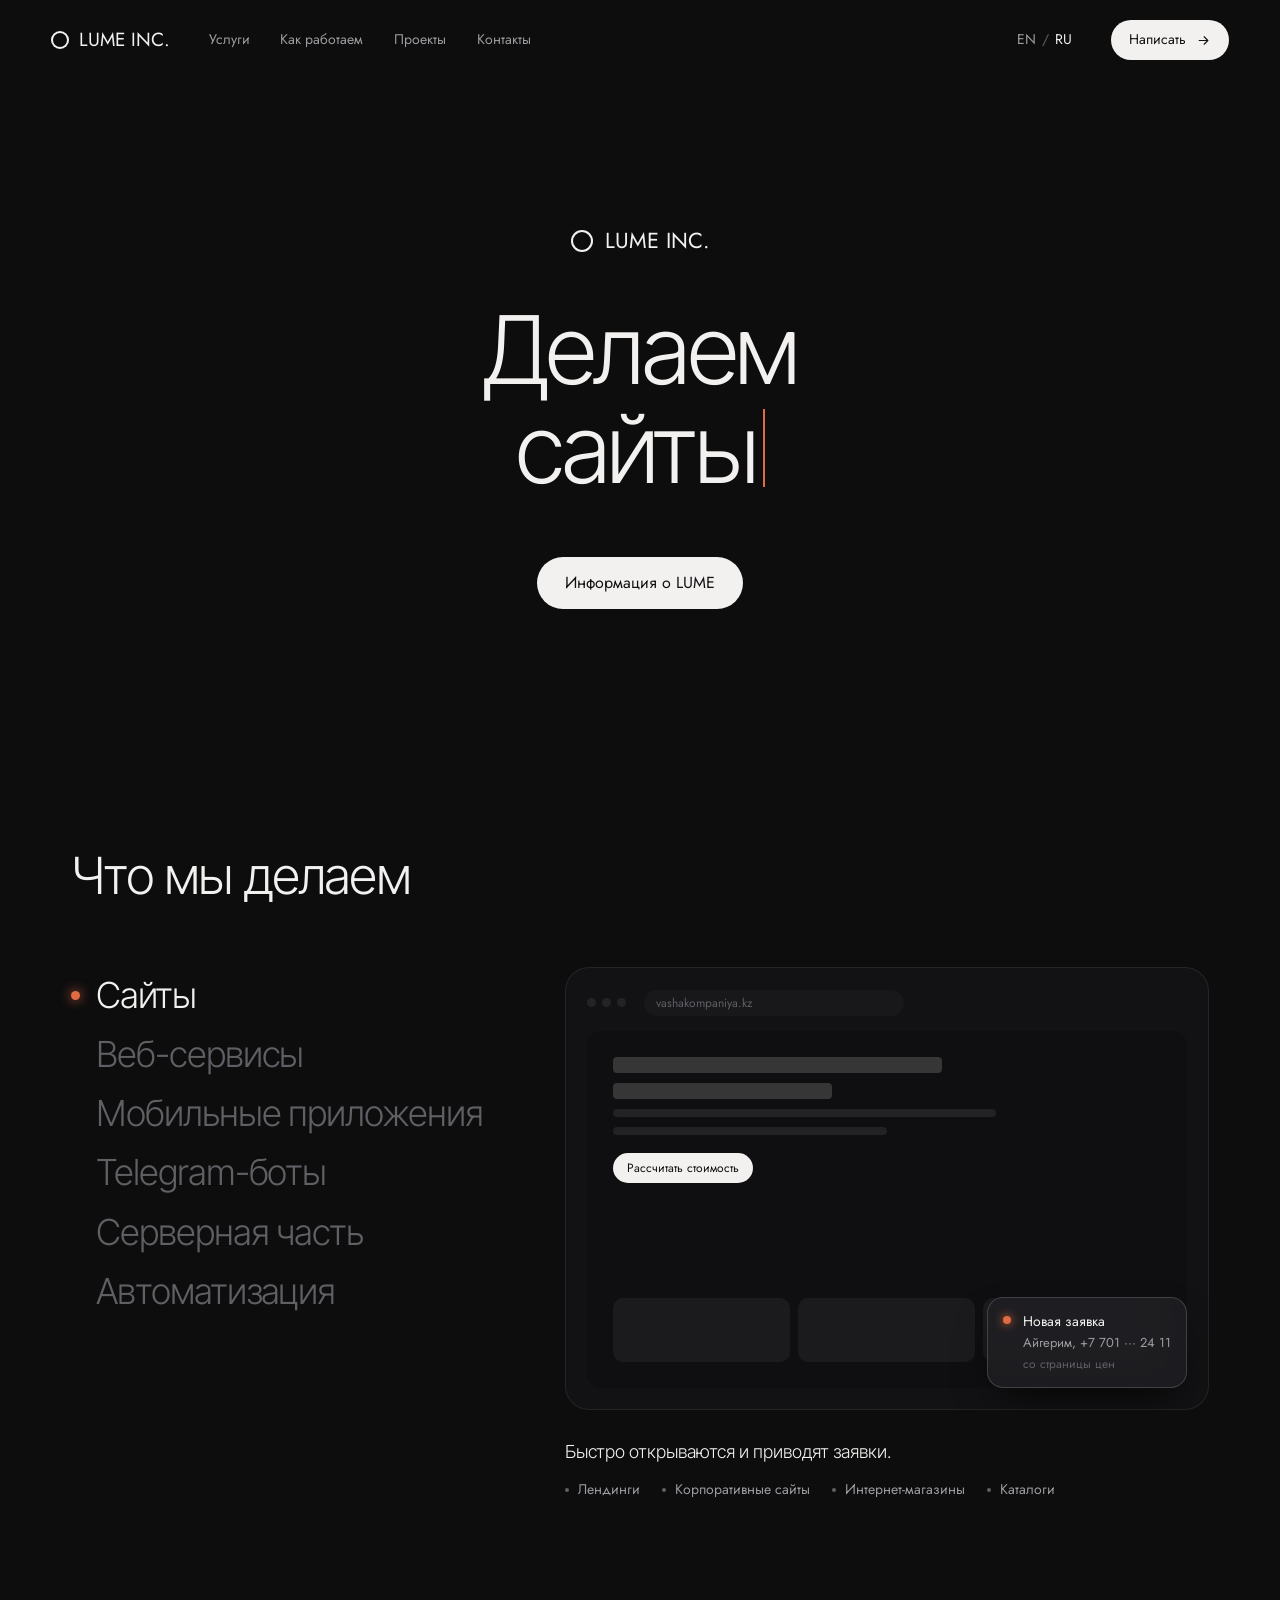
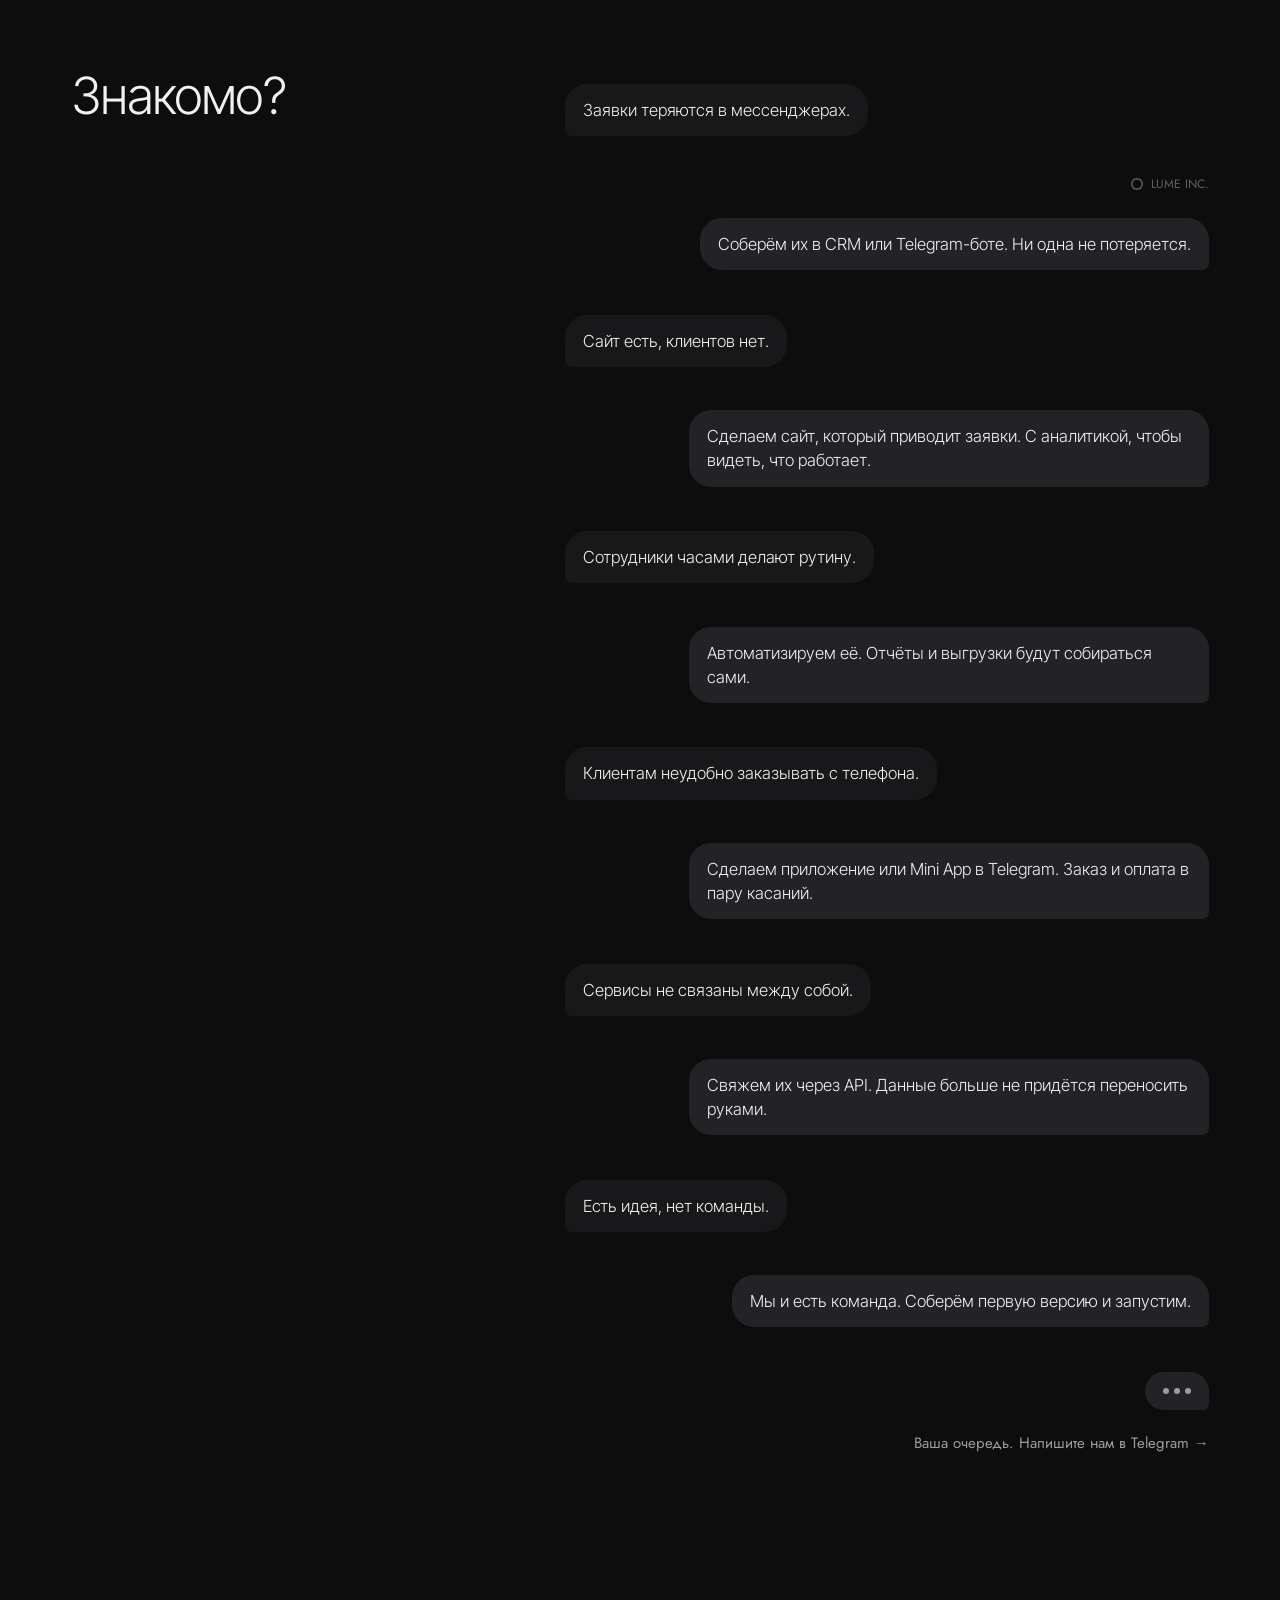
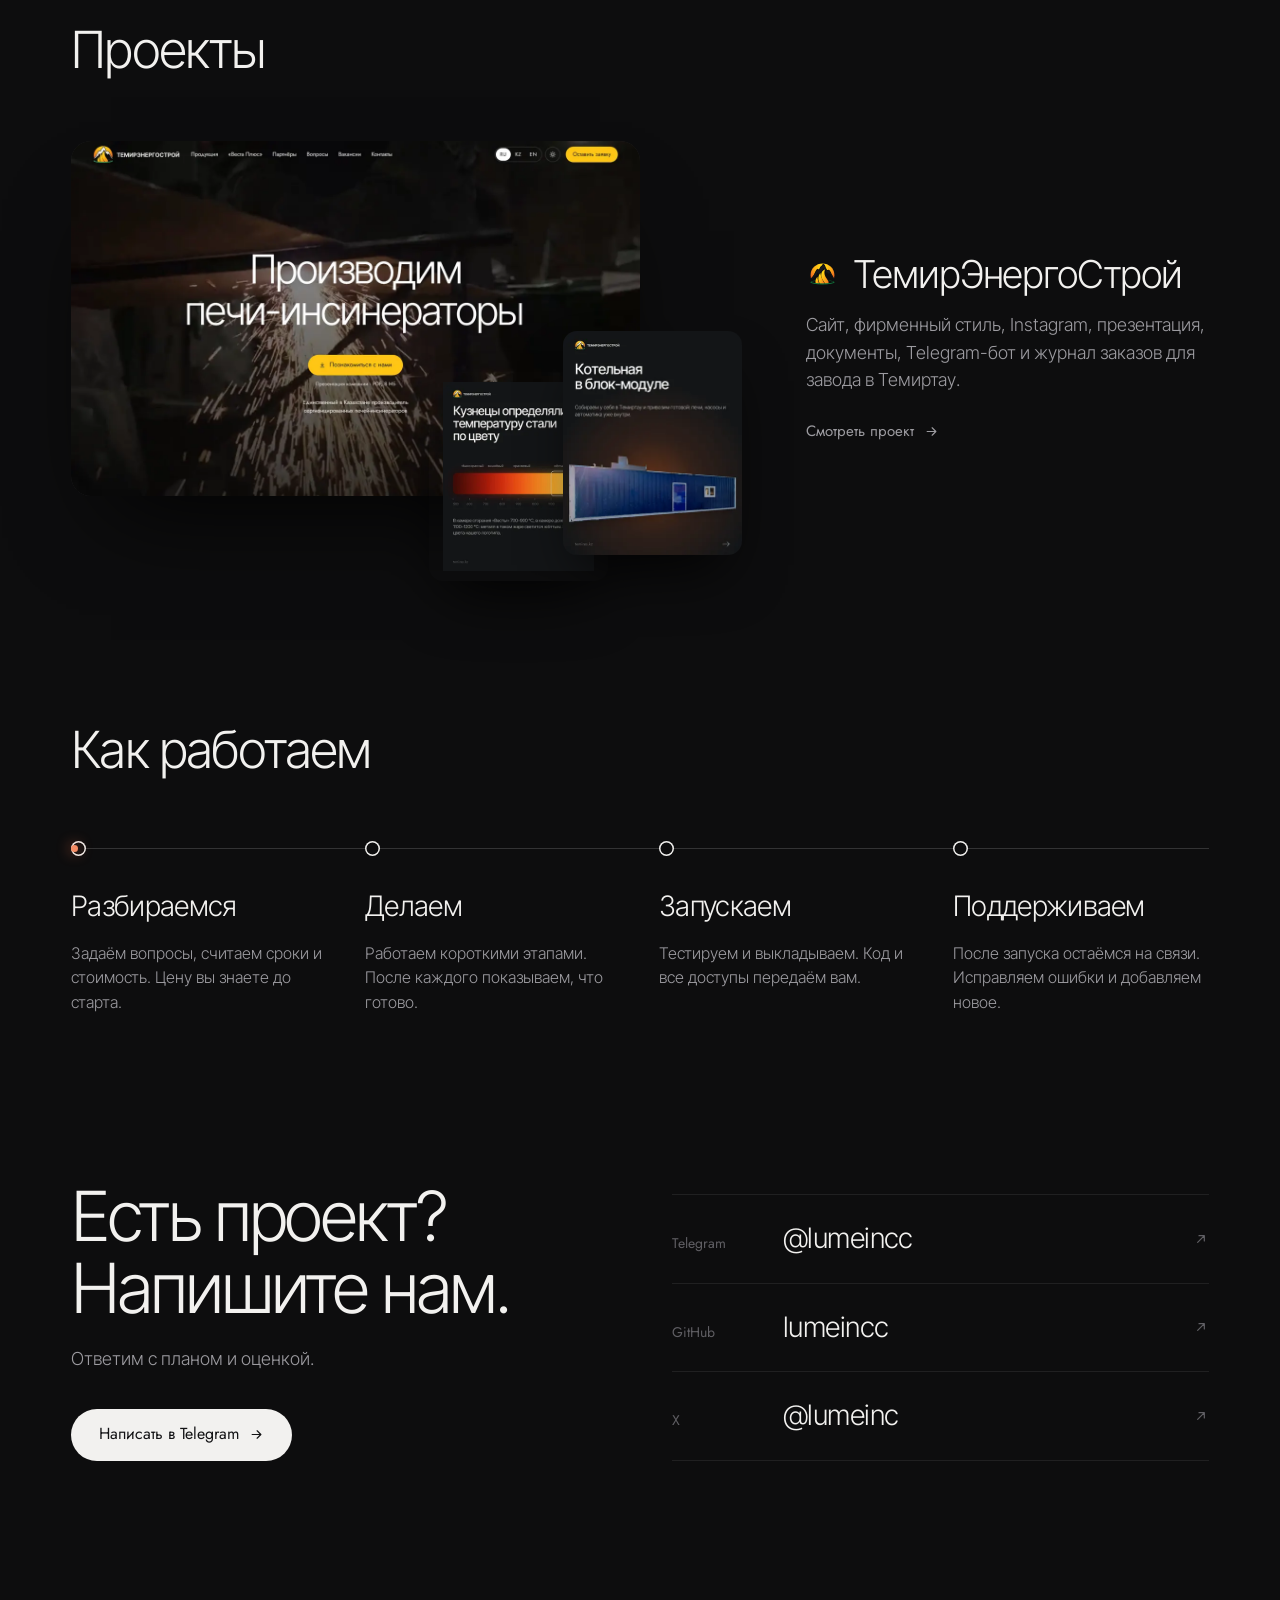
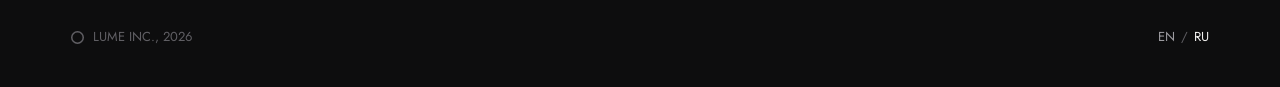
<file: ru/index.html>
<!doctype html>
<html lang="ru">
<head>
<meta charset="utf-8">
<meta name="viewport" content="width=device-width, initial-scale=1">
<title>LUME INC. — сайты, приложения и Telegram-боты</title>
<meta name="description" content="Делаем сайты, веб-сервисы, мобильные приложения и Telegram-ботов. От первого созвона до запуска и поддержки. Код остаётся у вас.">
<meta name="robots" content="noai, noimageai">
<meta name="tdm-reservation" content="1">
<meta name="theme-color" content="#0D0D0E">
<meta property="og:type" content="website">
<meta property="og:title" content="LUME INC. — сайты, приложения и Telegram-боты">
<meta property="og:description" content="Сайты, приложения и боты для бизнеса. Делаем под ключ.">
<meta property="og:image" content="https://lumeincc.github.io/preview-ru.png">
<meta property="og:url" content="https://lumeincc.github.io/ru/">
<meta property="og:locale" content="ru_RU">
<meta property="og:locale:alternate" content="en_US">
<meta name="twitter:card" content="summary_large_image">
<link rel="alternate" hreflang="en" href="https://lumeincc.github.io/">
<link rel="alternate" hreflang="ru" href="https://lumeincc.github.io/ru/">
<link rel="alternate" hreflang="x-default" href="https://lumeincc.github.io/">
<link rel="icon" href="../favicon.svg" type="image/svg+xml">
<link rel="preload" href="../fonts/inter-tight-300-cyrillic.woff2" as="font" type="font/woff2" crossorigin>
<link rel="preload" href="../fonts/jost-400-cyrillic.woff2" as="font" type="font/woff2" crossorigin>
<link rel="stylesheet" href="../style.css?v=33">
</head>
<body>

<a class="skip" href="#main">Перейти к содержанию</a>

<svg width="0" height="0" style="position:absolute" aria-hidden="true">
  <symbol id="ne" viewBox="0 0 24 24" fill="none" stroke="currentColor" stroke-width="1.8" stroke-linecap="round" stroke-linejoin="round"><path d="M7 17 17 7M9 7h8v8"/></symbol>
  <symbol id="arrow" viewBox="0 0 24 24" fill="none" stroke="currentColor" stroke-width="1.8" stroke-linecap="round" stroke-linejoin="round"><path d="M5 12h14M13 6l6 6-6 6"/></symbol>
</svg>

<header class="top">
  <a class="brand" href="./"><span class="ring" aria-hidden="true"></span>LUME INC.</a>
  <nav class="nav" aria-label="Разделы">
    <a href="#services">Услуги</a>
    <a href="#process">Как работаем</a>
    <a href="projects/">Проекты</a>
    <a href="#contact">Контакты</a>
  </nav>
  <span class="lang"><a href="../" hreflang="en" lang="en">EN</a><span aria-hidden="true">/</span><a href="./" aria-current="page" lang="ru">RU</a></span>
  <a class="btn sm" href="https://t.me/lumeincc">Написать<svg aria-hidden="true"><use href="#arrow"/></svg></a>
</header>

<main id="main">

  <!-- hero -->
  <section class="hero">
    <p class="lockup"><span class="ring" aria-hidden="true"></span>LUME INC.</p>
    <h1><span class="vh">Делаем сайты, веб-сервисы, мобильные приложения и Telegram-ботов</span><span aria-hidden="true"><span class="ln">Делаем</span><span class="ln"><span class="cycle" data-words="сайты|веб-сервисы|приложения|Telegram-ботов|серверную часть|автоматизацию">сайты</span><i class="caret"></i></span></span></h1>
    <a class="btn" href="https://lumeincc.github.io/lume/ru/">Информация о LUME</a>
  </section>

  <!-- services -->
  <section class="sec wrap" id="services">
    <h2 class="h2">Что мы делаем</h2>
    <div class="svc">
      <div class="tabs" role="tablist" aria-label="Услуги" aria-orientation="vertical">
        <button class="tab" role="tab" id="t-web" aria-controls="p-web" aria-selected="true">Сайты</button>
        <button class="tab" role="tab" id="t-app" aria-controls="p-app" aria-selected="false" tabindex="-1">Веб-сервисы</button>
        <button class="tab" role="tab" id="t-mob" aria-controls="p-mob" aria-selected="false" tabindex="-1">Мобильные приложения</button>
        <button class="tab" role="tab" id="t-bot" aria-controls="p-bot" aria-selected="false" tabindex="-1">Telegram-боты</button>
        <button class="tab" role="tab" id="t-api" aria-controls="p-api" aria-selected="false" tabindex="-1">Серверная часть</button>
        <button class="tab" role="tab" id="t-auto" aria-controls="p-auto" aria-selected="false" tabindex="-1">Автоматизация</button>
      </div>

      <div class="panel" role="tabpanel" id="p-web" aria-labelledby="t-web">
        <div class="mock m-web" aria-hidden="true">
          <div class="br"><i></i><i></i><i></i><span>vashakompaniya.kz</span></div>
          <div class="pg">
            <b class="sk h w60"></b><b class="sk h w40"></b><b class="sk w70"></b><b class="sk w50"></b>
            <span class="pill">Рассчитать стоимость</span>
            <div class="tiles"><b></b><b></b><b></b></div>
          </div>
          <div class="toast glass"><span class="live-dot"></span><div><strong>Новая заявка</strong><span>Айгерим, +7 701 ··· 24 11</span><small>со страницы цен</small></div></div>
        </div>
        <p class="lead">Быстро открываются и приводят заявки.</p>
        <ul class="items"><li>Лендинги</li><li>Корпоративные сайты</li><li>Интернет-магазины</li><li>Каталоги</li></ul>
      </div>

      <div class="panel" role="tabpanel" id="p-app" aria-labelledby="t-app" hidden>
        <div class="mock m-app" aria-hidden="true">
          <div class="side"><i class="on"></i><i></i><i></i><i></i></div>
          <div class="main">
            <div class="kpi"><div><span class="lab">Заказов сегодня</span><span class="dm" data-dm="128" data-pitch="6">128</span></div><span class="delta">+14% к прошлой неделе</span></div>
            <svg class="chart" viewBox="0 0 300 80" preserveAspectRatio="none"><path d="M0 62L20 58 40 60 60 50 80 54 100 44 120 47 140 38 160 42 180 30 200 34 220 24 240 28 260 18 280 22 300 12V80H0Z"/><line x1="0" x2="300" y1="30" y2="30"/><polyline points="0,62 20,58 40,60 60,50 80,54 100,44 120,47 140,38 160,42 180,30 200,34 220,24 240,28 260,18 280,22 300,12"/></svg>
            <ul class="rows"><li><span>№ 4812</span><span>Офисные кресла, 6 шт</span><span class="tag ok">Доставлен</span></li><li><span>№ 4811</span><span>Стол с подъёмом</span><span class="tag acc">В работе</span></li><li><span>№ 4810</span><span>Кронштейн, 2 шт</span><span class="tag dim">Новый</span></li></ul>
          </div>
        </div>
        <p class="lead">То, в чём ваша команда работает каждый день.</p>
        <ul class="items"><li>CRM</li><li>Личные кабинеты</li><li>Админ-панели</li><li>Дашборды</li></ul>
      </div>

      <div class="panel" role="tabpanel" id="p-mob" aria-labelledby="t-mob" hidden>
        <div class="mock m-mob" aria-hidden="true">
          <div class="ph"><div class="ph-in"><b class="sk h w60"></b><b class="sk w40"></b><div class="grid4"><b></b><b></b><b></b><b></b></div><span class="pill">Заказать · 2 товара</span></div></div>
          <div class="stores"><span>App Store</span><span>Google Play</span><small>Один код, оба магазина</small></div>
        </div>
        <p class="lead">iOS и Android. Один код, оба магазина.</p>
        <ul class="items"><li>Приложения для клиентов</li><li>Заказы и бронирование</li><li>Публикация в App Store и Google Play</li></ul>
      </div>

      <div class="panel" role="tabpanel" id="p-bot" aria-labelledby="t-bot" hidden>
        <div class="mock m-bot" aria-hidden="true">
          <div class="tg">
            <div class="b in">Здравствуйте! Что хотите заказать?</div>
            <div class="kb"><span>Каталог</span><span>Корзина</span><span>Мои заказы</span><span>Помощь</span></div>
            <div class="b out">Корзина</div>
            <div class="b in">2 товара на 12 400 тг<span class="pay">Оплатить</span></div>
          </div>
        </div>
        <p class="lead">Заявки и оплата прямо в Telegram.</p>
        <ul class="items"><li>Приём заявок</li><li>Оплата</li><li>Уведомления</li><li>Mini Apps</li></ul>
      </div>

      <div class="panel" role="tabpanel" id="p-api" aria-labelledby="t-api" hidden>
        <div class="mock m-api" aria-hidden="true">
          <div class="req"><span class="verb">POST</span>/api/orders<span class="st tag ok">201 Created</span><span class="ms">38 мс</span></div>
<pre>{
  <span class="k">"id"</span>: <span class="n">4812</span>,
  <span class="k">"status"</span>: <span class="s">"new"</span>,
  <span class="k">"total"</span>: <span class="n">12400</span>,
  <span class="k">"paid"</span>: <span class="n">true</span>,
  <span class="k">"notify"</span>: [<span class="s">"crm"</span>, <span class="s">"telegram"</span>]
}</pre>
        </div>
        <p class="lead">Всё, что работает за кадром.</p>
        <ul class="items"><li>API</li><li>Базы данных</li><li>Платёжные системы</li><li>Интеграции</li></ul>
      </div>

      <div class="panel" role="tabpanel" id="p-auto" aria-labelledby="t-auto" hidden>
        <div class="mock m-auto" aria-hidden="true">
          <div class="clk"><span class="dm" data-dm="07:30" data-pitch="6">07:30</span><small>Следующий запуск через 14 мин</small></div>
          <ul class="log">
            <li><time>07:00</time><span>Отчёт по продажам отправлен 4 людям</span><i class="chk"></i></li>
            <li><time>07:05</time><span>CRM и 1С сверены, 214 строк</span><i class="chk"></i></li>
            <li><time>07:15</time><span>Парсер цен, 36 изменений</span><i class="chk"></i></li>
            <li><time>07:30</time><span>Резервная копия базы</span><i class="live-dot"></i></li>
          </ul>
        </div>
        <p class="lead">Рутину берёт на себя код.</p>
        <ul class="items"><li>Отчёты</li><li>Синхронизация данных</li><li>Парсеры</li><li>Задачи по расписанию</li></ul>
      </div>
    </div>
  </section>

  <!-- problems -->
  <section class="sec wrap" id="problems">
    <div class="talk">
      <h2 class="h2">Знакомо?</h2>
      <div class="chat">
        <p class="msg in">Заявки теряются в мессенджерах.</p>
        <p class="who"><span class="ring" aria-hidden="true"></span>LUME INC.</p>
        <p class="msg out">Соберём их в CRM или Telegram-боте. Ни одна не потеряется.</p>
        <p class="msg in">Сайт есть, клиентов нет.</p>
        <p class="msg out">Сделаем сайт, который приводит заявки. С аналитикой, чтобы видеть, что работает.</p>
        <p class="msg in">Сотрудники часами делают рутину.</p>
        <p class="msg out">Автоматизируем её. Отчёты и выгрузки будут собираться сами.</p>
        <p class="msg in">Клиентам неудобно заказывать с телефона.</p>
        <p class="msg out">Сделаем приложение или Mini App в Telegram. Заказ и оплата в пару касаний.</p>
        <p class="msg in">Сервисы не связаны между собой.</p>
        <p class="msg out">Свяжем их через API. Данные больше не придётся переносить руками.</p>
        <p class="msg in">Есть идея, нет команды.</p>
        <p class="msg out">Мы и есть команда. Соберём первую версию и запустим.</p>
        <span class="typing" aria-hidden="true"><i></i><i></i><i></i></span>
        <a class="chat-cta" href="https://t.me/lumeincc">Ваша очередь. Напишите нам в Telegram →</a>
      </div>
    </div>
  </section>

  <!-- projects -->
  <section class="sec wrap" id="projects">
    <h2 class="h2">Проекты</h2>
    <a class="case" href="projects/">
      <span class="case-vis" aria-hidden="true">
        <span class="cv-site"><img src="../projects/temires/site/top.webp" width="1200" height="750" alt="" loading="lazy" decoding="async"></span>
        <img class="cv-post a" src="../projects/temires/ig/s/21-kotelnaya-1.webp" width="360" height="450" alt="" loading="lazy" decoding="async">
        <img class="cv-post b" src="../projects/temires/ig/s/02-cvet-stali.webp" width="360" height="450" alt="" loading="lazy" decoding="async">
      </span>
      <span class="case-txt">
        <span class="case-name"><img src="../projects/temires/temires-mark.svg" width="569" height="517" alt="">ТемирЭнергоСтрой</span>
        <span class="case-what">Сайт, фирменный стиль, Instagram, презентация, документы, Telegram-бот и журнал заказов для завода в Темиртау.</span>
        <span class="case-go">Смотреть проект<svg aria-hidden="true"><use href="#arrow"/></svg></span>
      </span>
    </a>
  </section>

  <!-- process -->
  <section class="sec wrap" id="process">
    <h2 class="h2">Как работаем</h2>
    <ol class="track">
      <li class="step"><h3>Разбираемся</h3><p>Задаём вопросы, считаем сроки и стоимость. Цену вы знаете до старта.</p></li>
      <li class="step"><h3>Делаем</h3><p>Работаем короткими этапами. После каждого показываем, что готово.</p></li>
      <li class="step"><h3>Запускаем</h3><p>Тестируем и выкладываем. Код и все доступы передаём вам.</p></li>
      <li class="step"><h3>Поддерживаем</h3><p>После запуска остаёмся на связи. Исправляем ошибки и добавляем новое.</p></li>
      <li class="run" aria-hidden="true"></li>
    </ol>
  </section>

  <!-- contact -->
  <section class="sec wrap" id="contact">
    <div class="contact">
      <div>
        <h2 class="h2">Есть проект? Напишите нам.</h2>
        <p class="lead">Ответим с планом и оценкой.</p>
        <a class="btn" href="https://t.me/lumeincc">Написать в Telegram<svg aria-hidden="true"><use href="#arrow"/></svg></a>
      </div>
      <ul class="links">
        <li><a href="https://t.me/lumeincc"><span class="k">Telegram</span><span class="v">@lumeincc</span><svg aria-hidden="true"><use href="#ne"/></svg></a></li>
        <li><a href="https://github.com/lumeincc"><span class="k">GitHub</span><span class="v">lumeincc</span><svg aria-hidden="true"><use href="#ne"/></svg></a></li>
        <li><a href="https://x.com/lumeinc"><span class="k">X</span><span class="v">@lumeinc</span><svg aria-hidden="true"><use href="#ne"/></svg></a></li>
      </ul>
    </div>
  </section>

</main>

<footer class="foot wrap">
  <span class="mark"><span class="ring" aria-hidden="true"></span>LUME INC., 2026</span>
  <span class="lang"><a href="../" hreflang="en" lang="en">EN</a><span aria-hidden="true">/</span><a href="./" aria-current="page" lang="ru">RU</a></span>
</footer>

<script src="../site.js?v=33"></script>
</body>
</html>
</file>
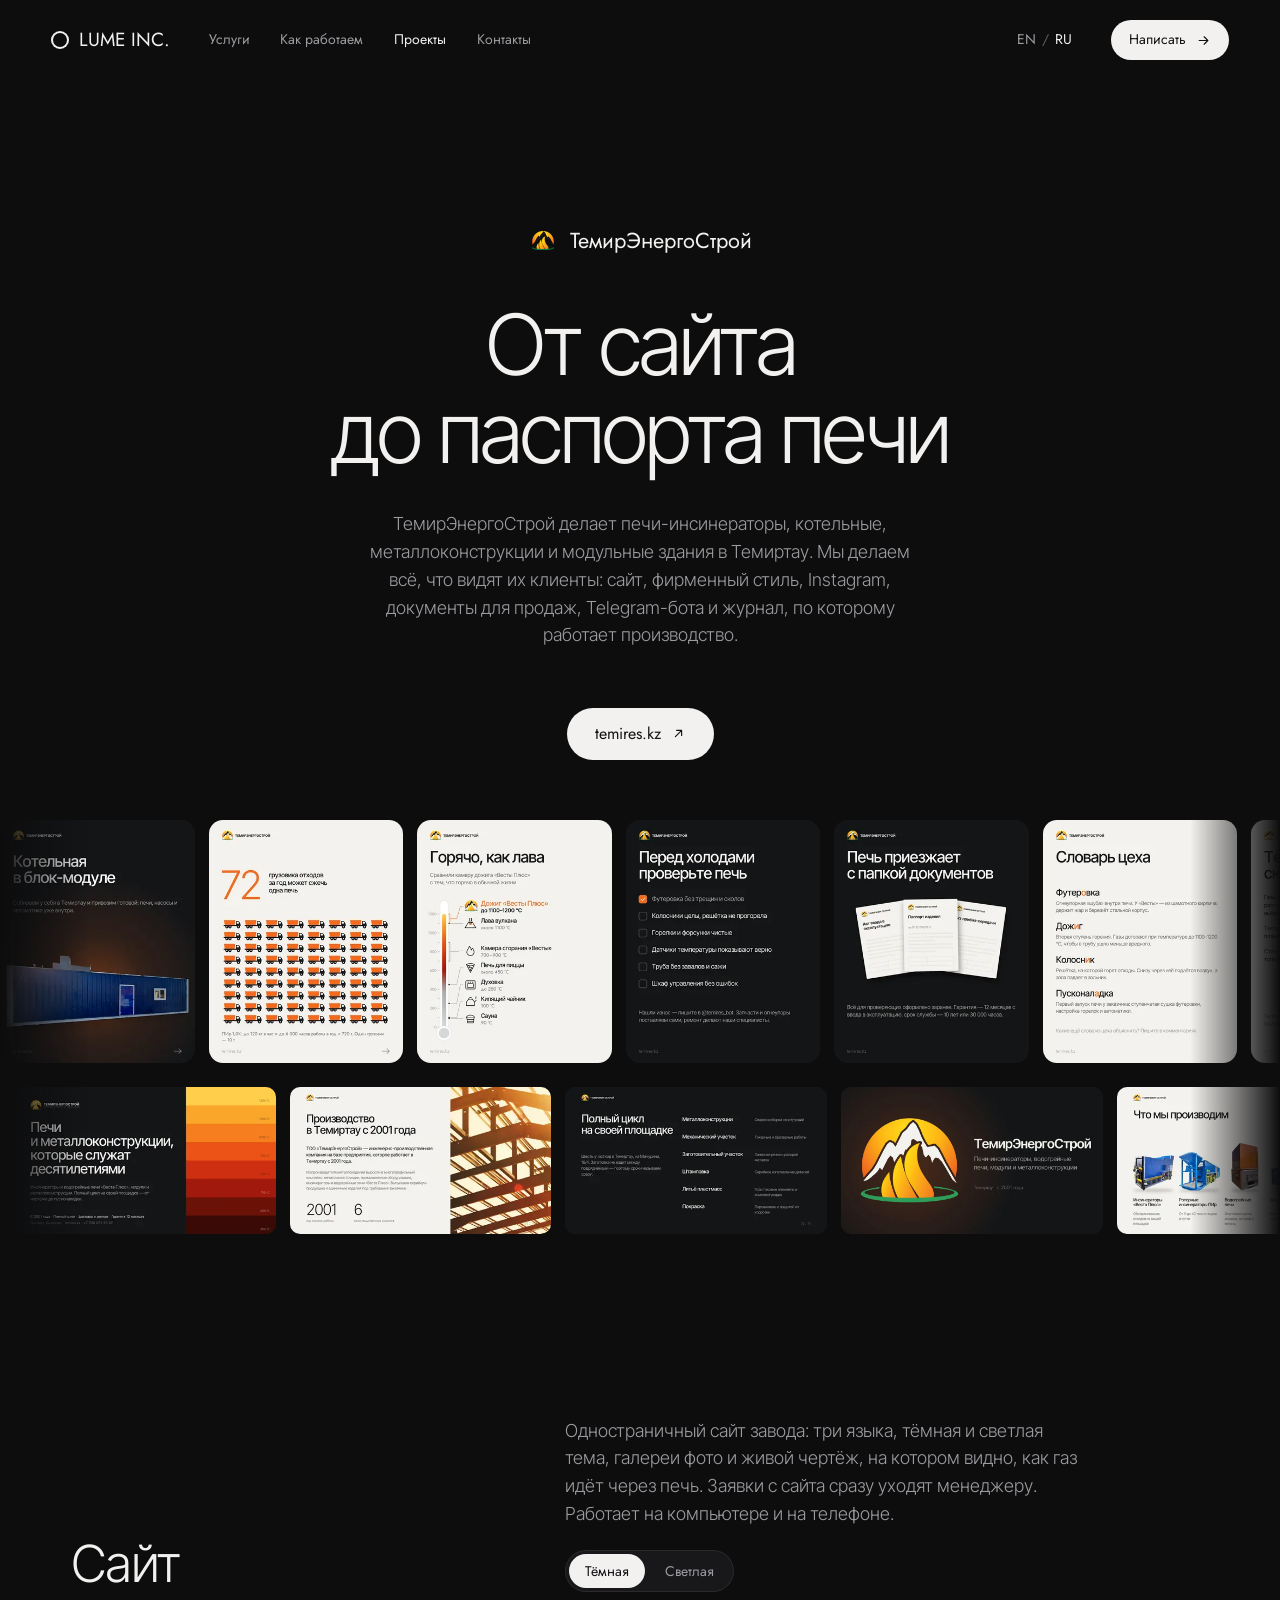
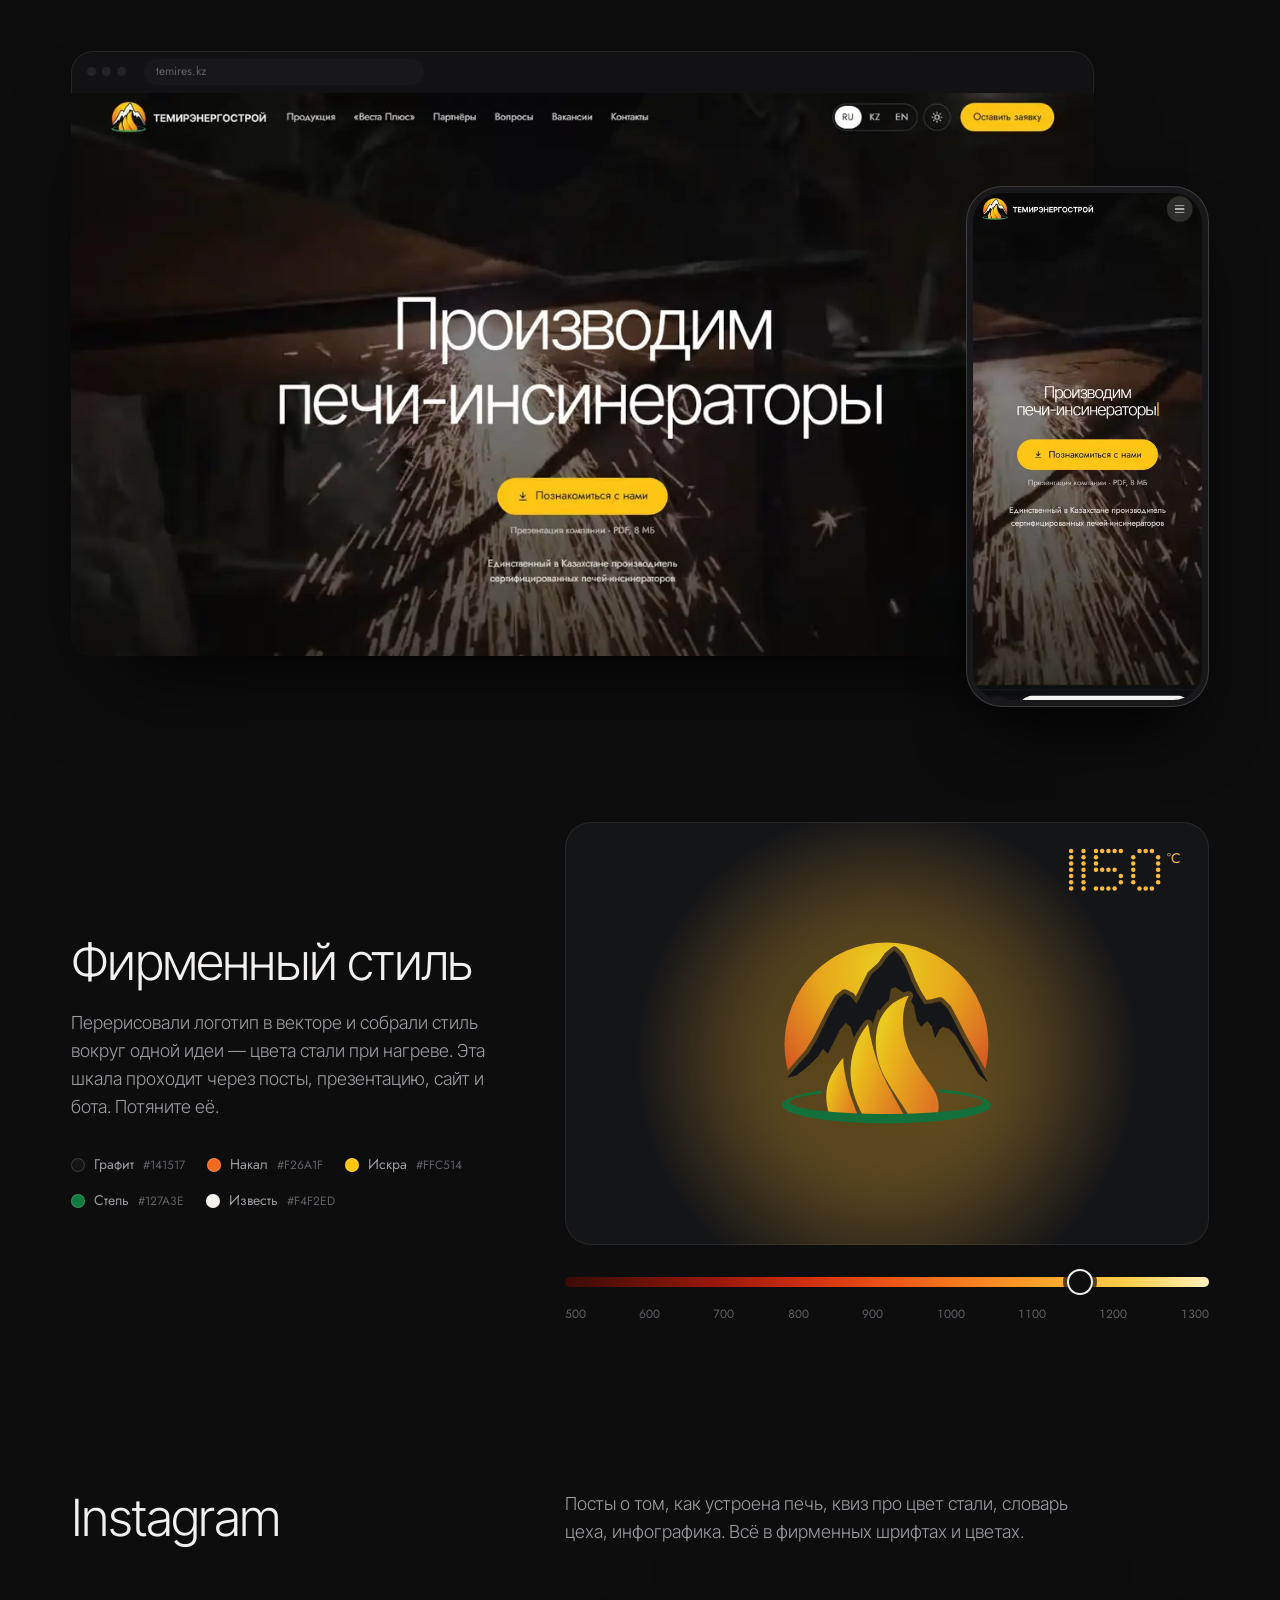
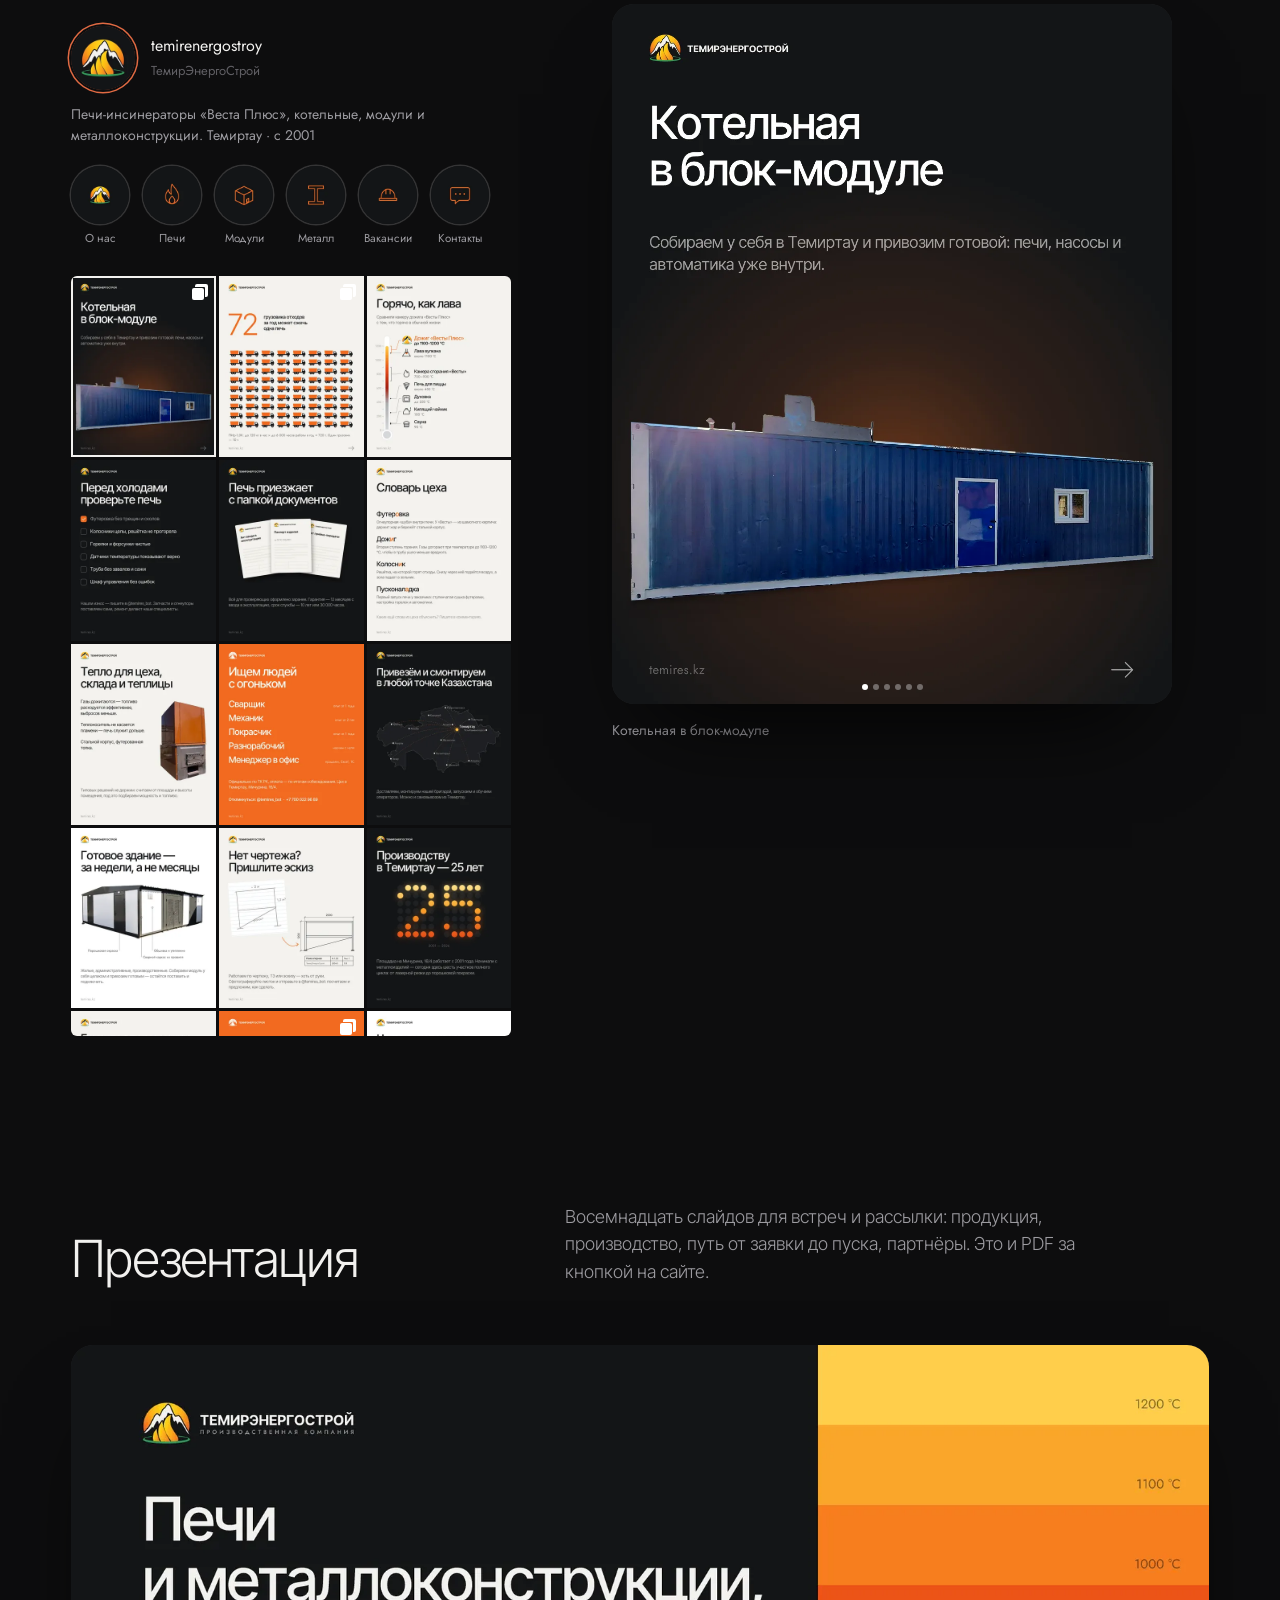
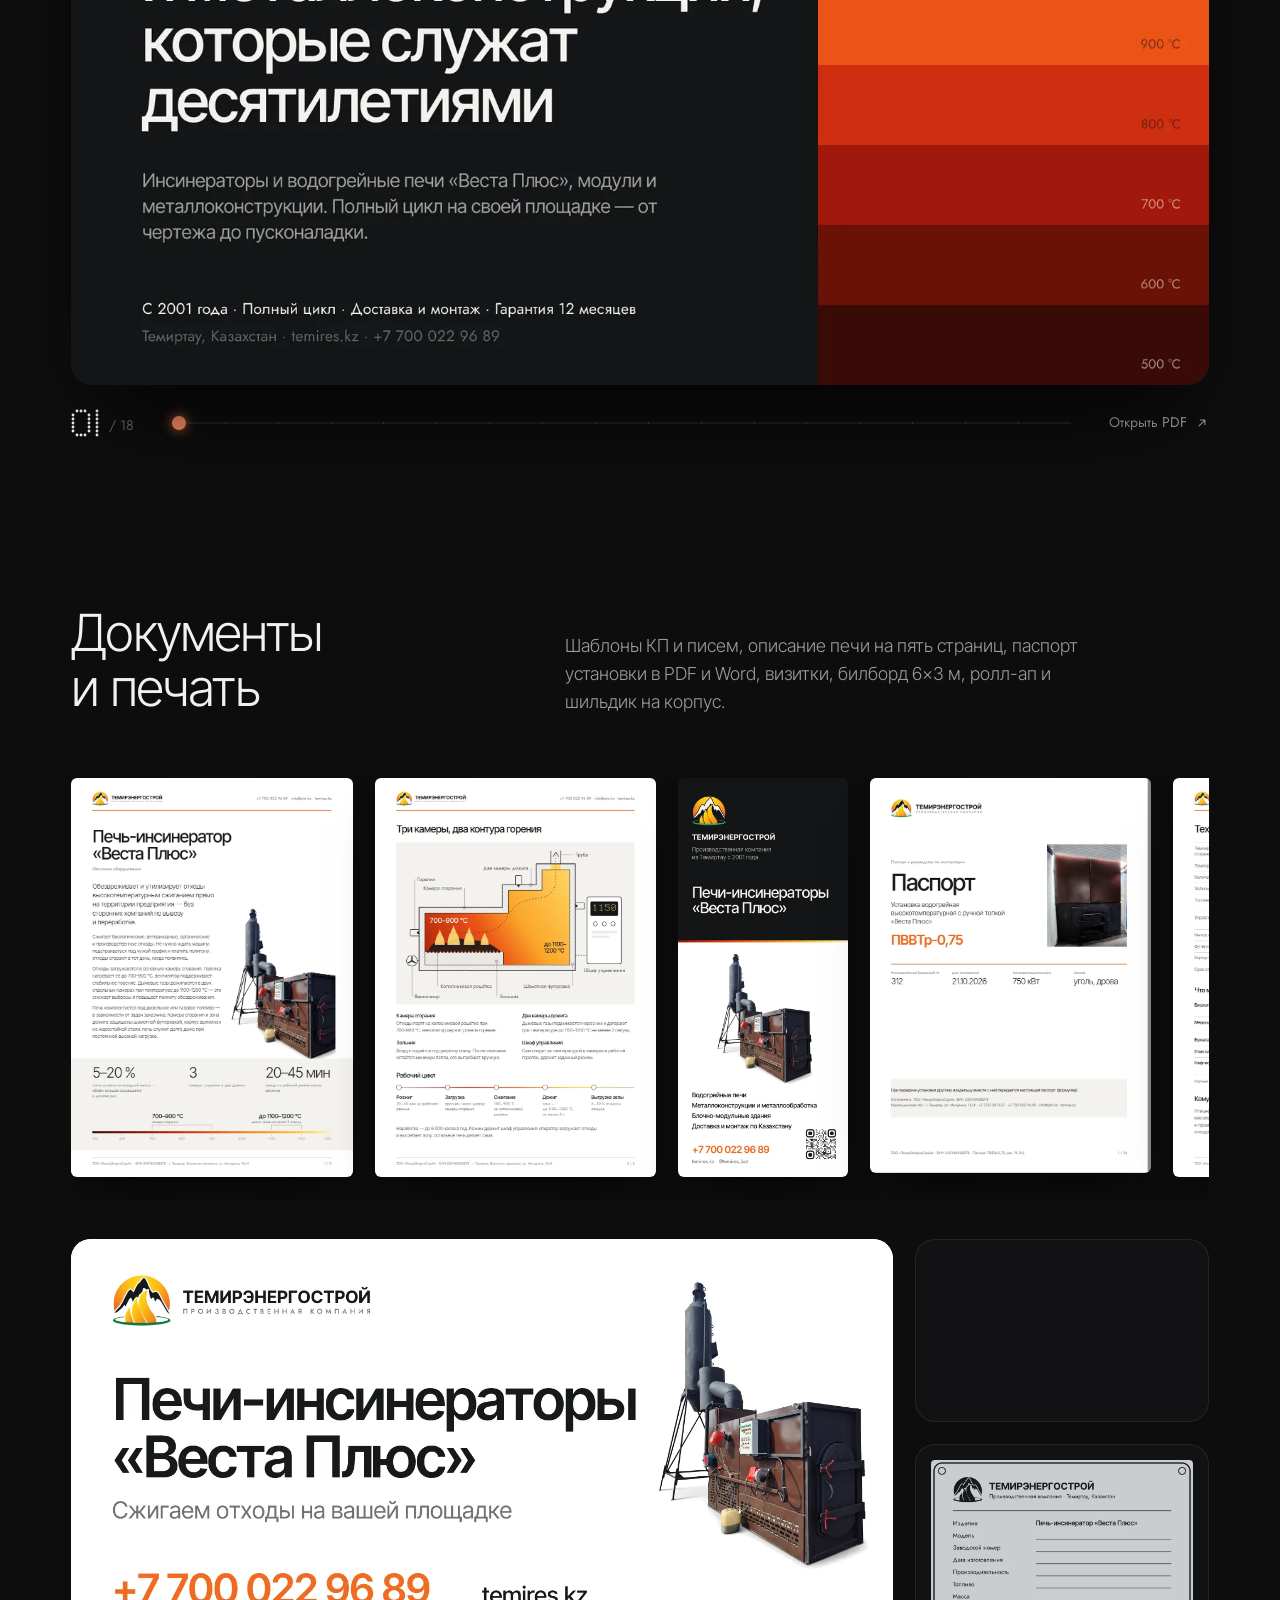
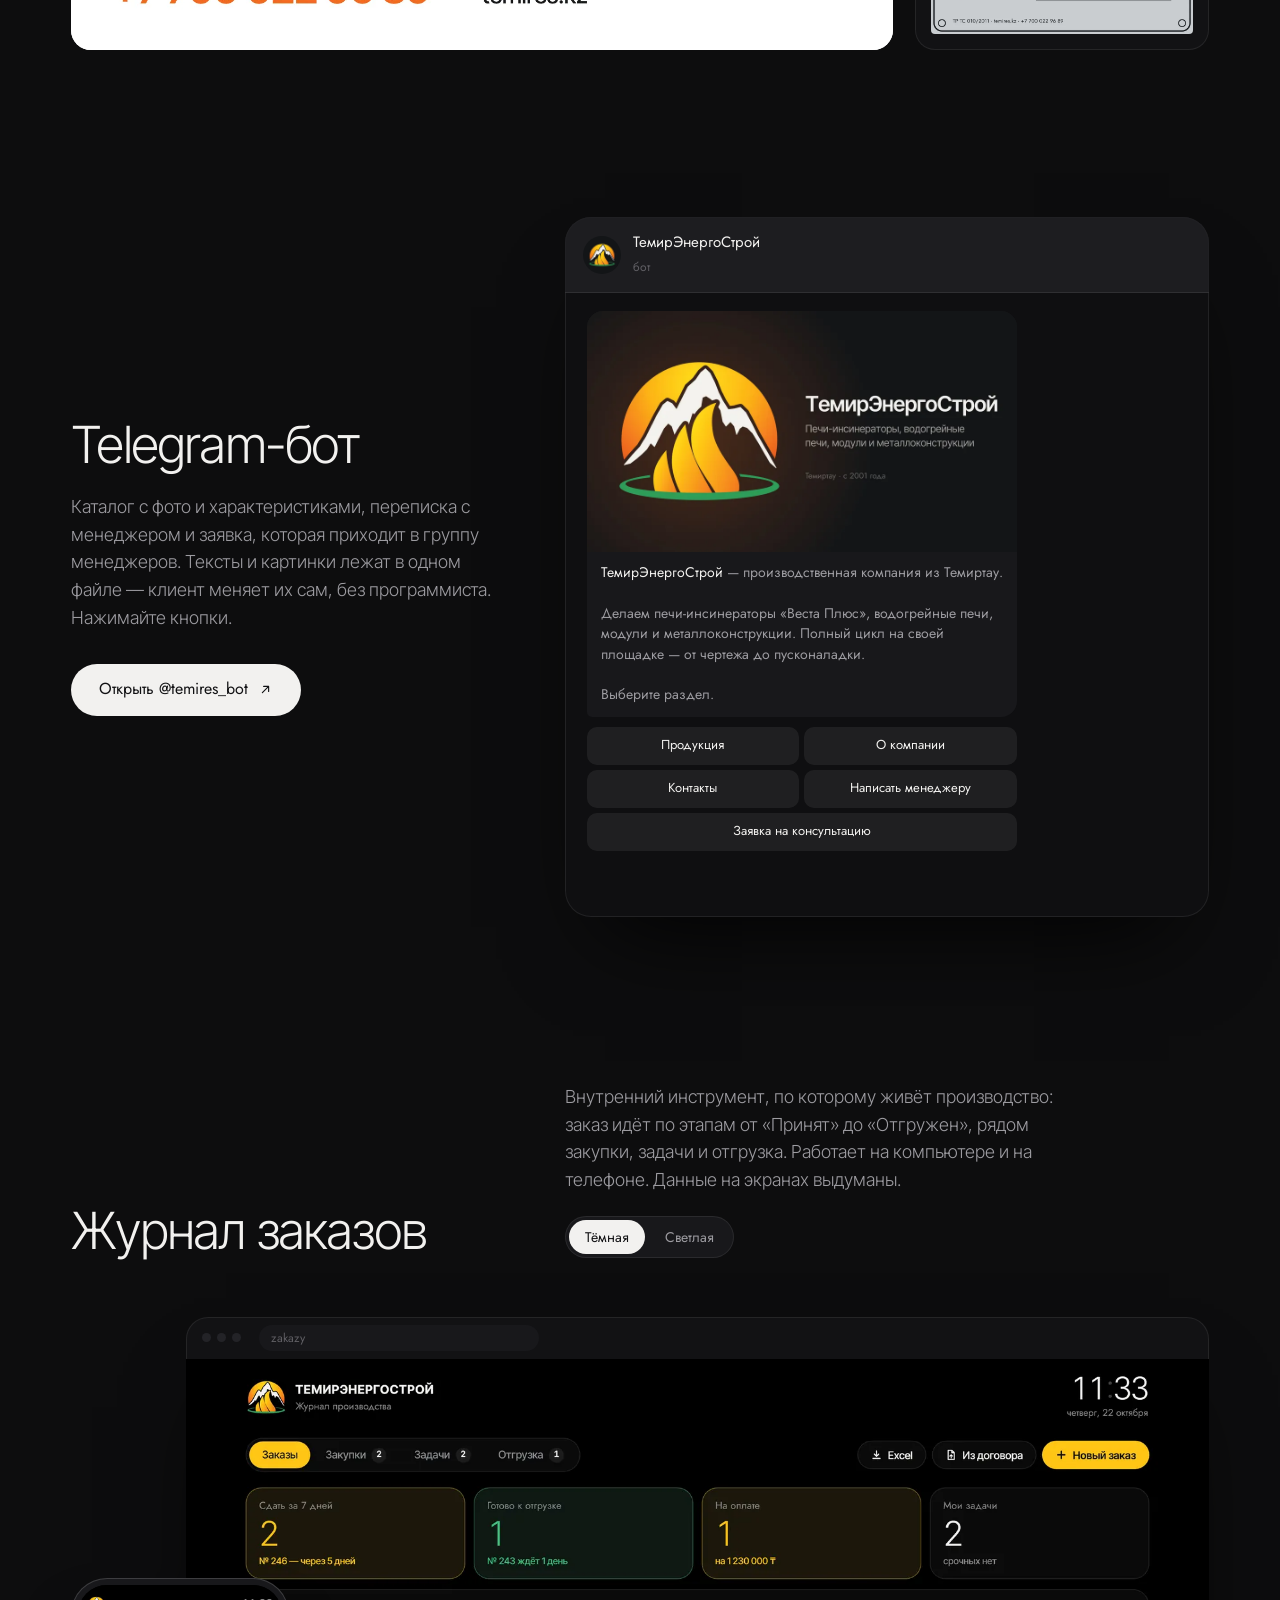
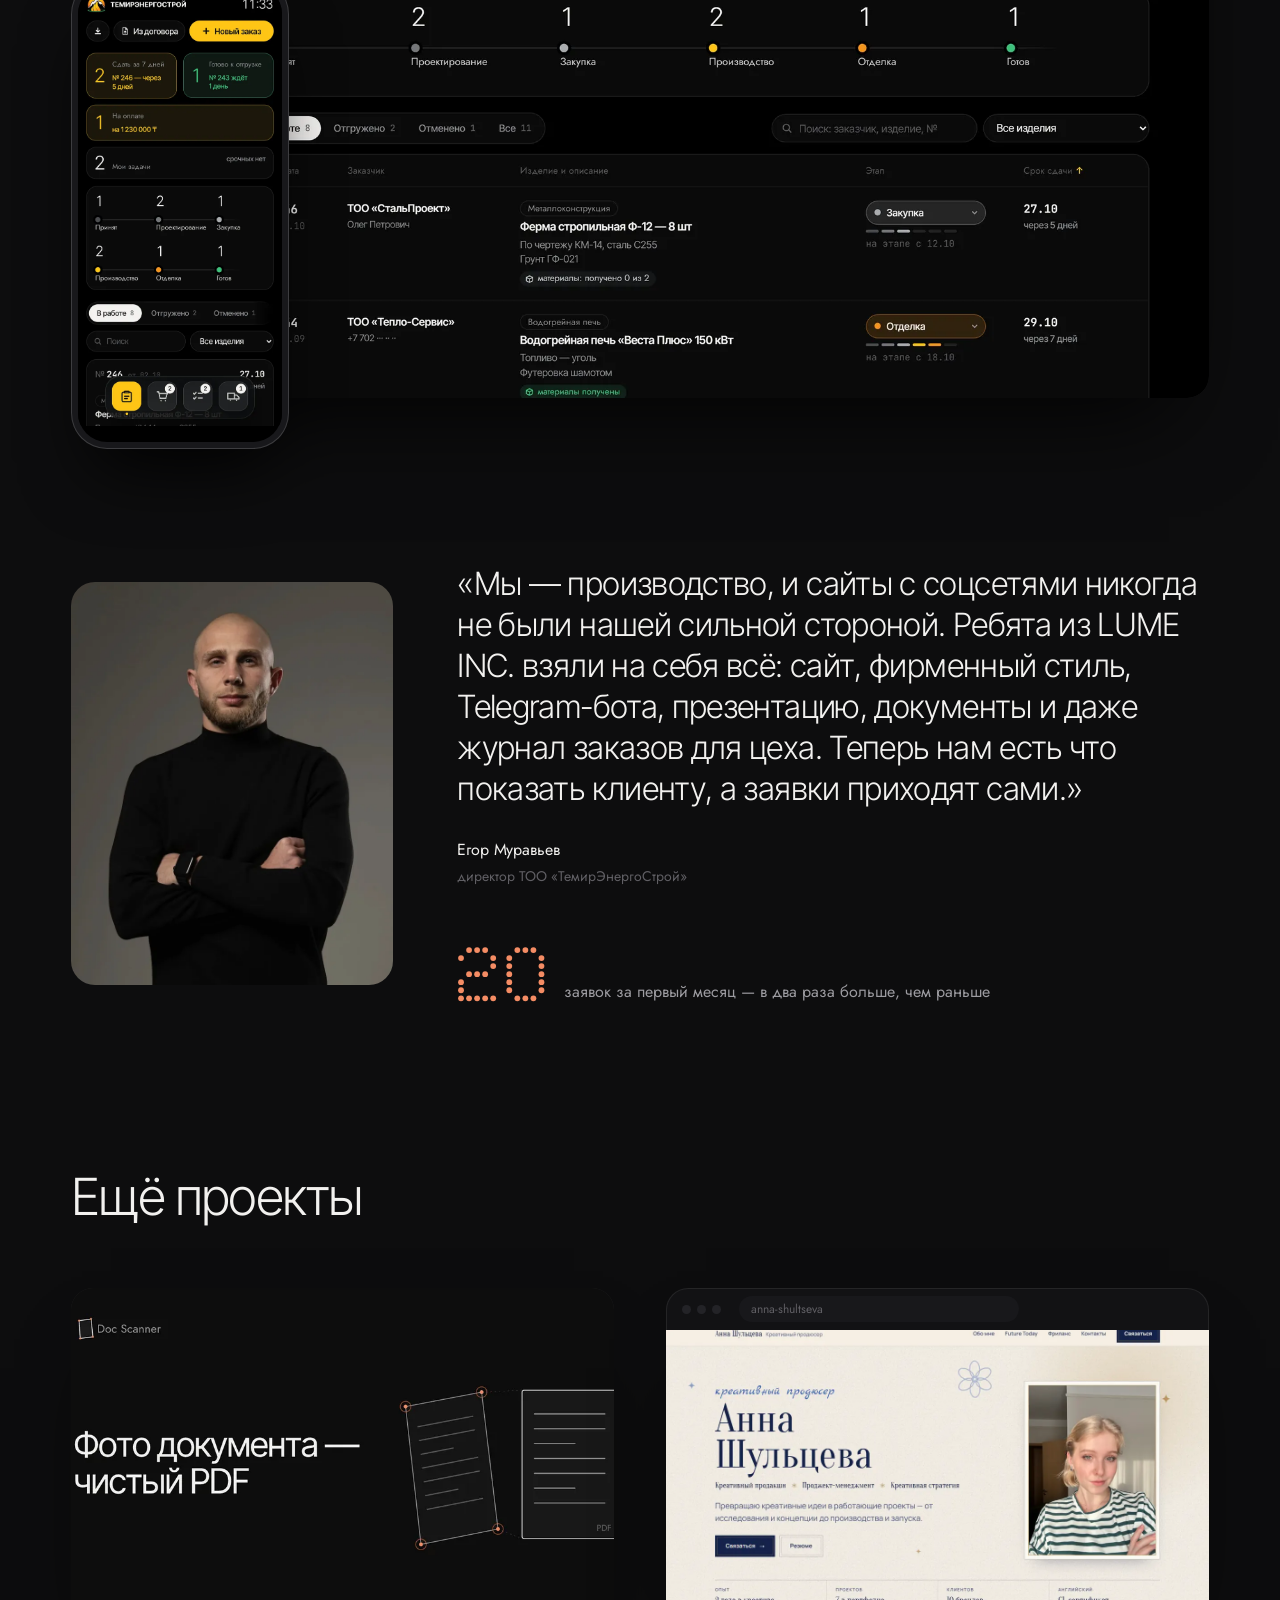
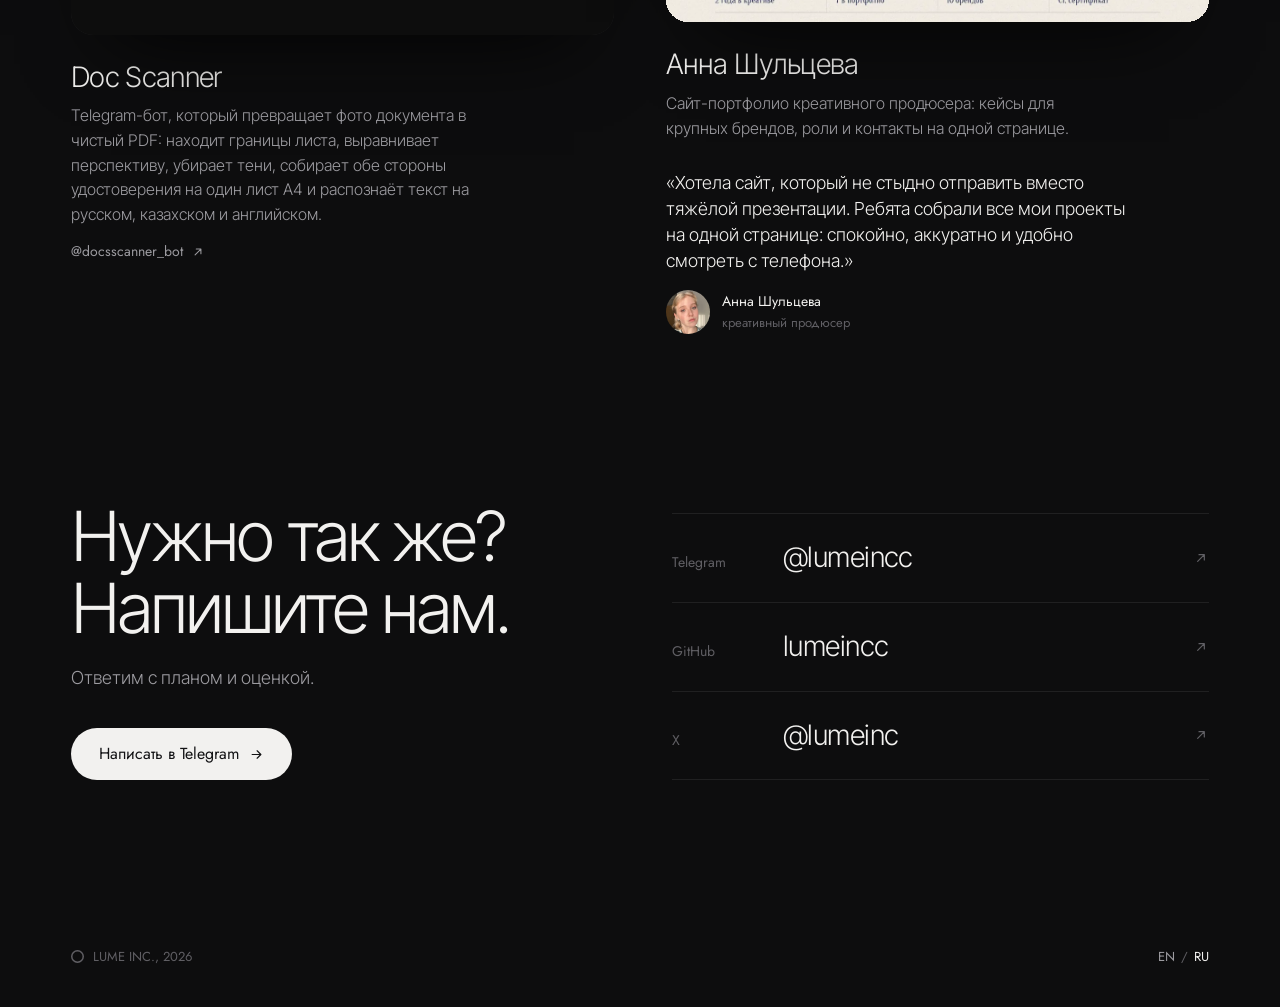
<file: ru/projects/index.html>
<!doctype html>
<html lang="ru">
<head>
<meta charset="utf-8">
<meta name="viewport" content="width=device-width, initial-scale=1">
<title>Проекты — LUME INC.</title>
<meta name="description" content="ТемирЭнергоСтрой, завод в Темиртау: сайт, фирменный стиль, Instagram, презентация, документы, Telegram-бот и журнал заказов от LUME INC.">
<meta name="robots" content="noai, noimageai">
<meta name="tdm-reservation" content="1">
<meta name="theme-color" content="#0D0D0E">
<meta property="og:type" content="website">
<meta property="og:title" content="Проекты — LUME INC.">
<meta property="og:description" content="ТемирЭнергоСтрой, завод в Темиртау: сайт, фирменный стиль, Instagram, презентация, документы, Telegram-бот и журнал заказов от LUME INC.">
<meta property="og:image" content="https://lumeincc.github.io/preview-ru.png">
<meta property="og:url" content="https://lumeincc.github.io/ru/projects/">
<meta property="og:locale" content="ru_RU">
<meta name="twitter:card" content="summary_large_image">
<link rel="alternate" hreflang="en" href="https://lumeincc.github.io/projects/">
<link rel="alternate" hreflang="ru" href="https://lumeincc.github.io/ru/projects/">
<link rel="alternate" hreflang="x-default" href="https://lumeincc.github.io/projects/">
<link rel="icon" href="../../favicon.svg" type="image/svg+xml">
<link rel="preload" href="../../fonts/inter-tight-300-cyrillic.woff2" as="font" type="font/woff2" crossorigin>
<link rel="preload" href="../../fonts/jost-400-cyrillic.woff2" as="font" type="font/woff2" crossorigin>
<link rel="stylesheet" href="../../style.css?v=33">
<link rel="stylesheet" href="../../projects.css?v=33">
</head>
<body class="pj">

<a class="skip" href="#main">Перейти к содержанию</a>

<svg width="0" height="0" style="position:absolute" aria-hidden="true">
  <symbol id="ne" viewBox="0 0 24 24" fill="none" stroke="currentColor" stroke-width="1.8" stroke-linecap="round" stroke-linejoin="round"><path d="M7 17 17 7M9 7h8v8"/></symbol>
  <symbol id="arrow" viewBox="0 0 24 24" fill="none" stroke="currentColor" stroke-width="1.8" stroke-linecap="round" stroke-linejoin="round"><path d="M5 12h14M13 6l6 6-6 6"/></symbol>
</svg>

<header class="top">
  <a class="brand" href="../"><span class="ring" aria-hidden="true"></span>LUME INC.</a>
  <nav class="nav" aria-label="Разделы">
    <a href="../#services">Услуги</a>
    <a href="../#process">Как работаем</a>
    <a href="./" aria-current="page">Проекты</a>
    <a href="#contact">Контакты</a>
  </nav>
  <span class="lang"><a href="../../projects/" hreflang="en" lang="en">EN</a><span aria-hidden="true">/</span><a href="./" aria-current="page" lang="ru">RU</a></span>
  <a class="btn sm" href="https://t.me/lumeincc">Написать<svg aria-hidden="true"><use href="#arrow"/></svg></a>
</header>

<main id="main">

  <!-- the client -->
  <section class="hero pj-hero">
    <p class="lockup pj-client"><img src="../../projects/temires/temires-mark.svg" width="569" height="517" alt="">ТемирЭнергоСтрой</p>
    <h1><span class="ln">От сайта</span><span class="ln">до паспорта печи</span></h1>
    <p class="lead">ТемирЭнергоСтрой делает печи-инсинераторы, котельные, металлоконструкции и модульные здания в Темиртау. Мы делаем всё, что видят их клиенты: сайт, фирменный стиль, Instagram, документы для продаж, Telegram-бота и журнал, по которому работает производство.</p>
    <a class="btn" href="https://temires.kz">temires.kz<svg aria-hidden="true"><use href="#ne"/></svg></a>
  </section>

  <div class="wall" aria-hidden="true">
    <div class="wall-row"><img src="../../projects/temires/ig/s/21-kotelnaya-1.webp" width="360" height="450" alt="" loading="lazy" decoding="async"><img src="../../projects/temires/ig/s/20-gruzoviki-1.webp" width="360" height="450" alt="" loading="lazy" decoding="async"><img src="../../projects/temires/ig/s/19-kak-lava.webp" width="360" height="450" alt="" loading="lazy" decoding="async"><img src="../../projects/temires/ig/s/16-chek-list.webp" width="360" height="450" alt="" loading="lazy" decoding="async"><img src="../../projects/temires/ig/s/15-dokumenty.webp" width="360" height="450" alt="" loading="lazy" decoding="async"><img src="../../projects/temires/ig/s/14-slovar.webp" width="360" height="450" alt="" loading="lazy" decoding="async"><img src="../../projects/temires/ig/s/13-vodogreinye.webp" width="360" height="450" alt="" loading="lazy" decoding="async"><img src="../../projects/temires/ig/s/12-vakansii.webp" width="360" height="450" alt="" loading="lazy" decoding="async"><img src="../../projects/temires/ig/s/11-karta.webp" width="360" height="450" alt="" loading="lazy" decoding="async"><img src="../../projects/temires/ig/s/10-modulnye-zdaniya.webp" width="360" height="450" alt="" loading="lazy" decoding="async"><img src="../../projects/temires/ig/s/09-po-eskizu.webp" width="360" height="450" alt="" loading="lazy" decoding="async"><img src="../../projects/temires/ig/s/08-25-let.webp" width="360" height="450" alt="" loading="lazy" decoding="async"><img src="../../projects/temires/ig/s/07-rotornye.webp" width="360" height="450" alt="" loading="lazy" decoding="async"><img src="../../projects/temires/ig/s/06-mif-pro-dym-1.webp" width="360" height="450" alt="" loading="lazy" decoding="async"><img src="../../projects/temires/ig/s/05-chto-mozhno-szhigat.webp" width="360" height="450" alt="" loading="lazy" decoding="async"><img src="../../projects/temires/ig/s/04-kak-ustroena.webp" width="360" height="450" alt="" loading="lazy" decoding="async"><img src="../../projects/temires/ig/s/03-kviz-1.webp" width="360" height="450" alt="" loading="lazy" decoding="async"><img src="../../projects/temires/ig/s/02-cvet-stali.webp" width="360" height="450" alt="" loading="lazy" decoding="async"><img src="../../projects/temires/ig/s/01-obnovlenie-1.webp" width="360" height="450" alt="" loading="lazy" decoding="async"><img src="../../projects/temires/ig/s/21-kotelnaya-1.webp" width="360" height="450" alt="" loading="lazy" decoding="async"><img src="../../projects/temires/ig/s/20-gruzoviki-1.webp" width="360" height="450" alt="" loading="lazy" decoding="async"><img src="../../projects/temires/ig/s/19-kak-lava.webp" width="360" height="450" alt="" loading="lazy" decoding="async"><img src="../../projects/temires/ig/s/16-chek-list.webp" width="360" height="450" alt="" loading="lazy" decoding="async"><img src="../../projects/temires/ig/s/15-dokumenty.webp" width="360" height="450" alt="" loading="lazy" decoding="async"><img src="../../projects/temires/ig/s/14-slovar.webp" width="360" height="450" alt="" loading="lazy" decoding="async"><img src="../../projects/temires/ig/s/13-vodogreinye.webp" width="360" height="450" alt="" loading="lazy" decoding="async"><img src="../../projects/temires/ig/s/12-vakansii.webp" width="360" height="450" alt="" loading="lazy" decoding="async"><img src="../../projects/temires/ig/s/11-karta.webp" width="360" height="450" alt="" loading="lazy" decoding="async"><img src="../../projects/temires/ig/s/10-modulnye-zdaniya.webp" width="360" height="450" alt="" loading="lazy" decoding="async"><img src="../../projects/temires/ig/s/09-po-eskizu.webp" width="360" height="450" alt="" loading="lazy" decoding="async"><img src="../../projects/temires/ig/s/08-25-let.webp" width="360" height="450" alt="" loading="lazy" decoding="async"><img src="../../projects/temires/ig/s/07-rotornye.webp" width="360" height="450" alt="" loading="lazy" decoding="async"><img src="../../projects/temires/ig/s/06-mif-pro-dym-1.webp" width="360" height="450" alt="" loading="lazy" decoding="async"><img src="../../projects/temires/ig/s/05-chto-mozhno-szhigat.webp" width="360" height="450" alt="" loading="lazy" decoding="async"><img src="../../projects/temires/ig/s/04-kak-ustroena.webp" width="360" height="450" alt="" loading="lazy" decoding="async"><img src="../../projects/temires/ig/s/03-kviz-1.webp" width="360" height="450" alt="" loading="lazy" decoding="async"><img src="../../projects/temires/ig/s/02-cvet-stali.webp" width="360" height="450" alt="" loading="lazy" decoding="async"><img src="../../projects/temires/ig/s/01-obnovlenie-1.webp" width="360" height="450" alt="" loading="lazy" decoding="async"></div>
    <div class="wall-row b"><img src="../../projects/temires/slides/s/01.webp" width="480" height="270" alt="" loading="lazy" decoding="async"><img src="../../projects/temires/slides/s/02.webp" width="480" height="270" alt="" loading="lazy" decoding="async"><img src="../../projects/temires/slides/s/03.webp" width="480" height="270" alt="" loading="lazy" decoding="async"><img src="../../projects/temires/bot/cover.webp" width="960" height="540" alt="" loading="lazy" decoding="async"><img src="../../projects/temires/slides/s/04.webp" width="480" height="270" alt="" loading="lazy" decoding="async"><img src="../../projects/temires/slides/s/05.webp" width="480" height="270" alt="" loading="lazy" decoding="async"><img src="../../projects/temires/slides/s/06.webp" width="480" height="270" alt="" loading="lazy" decoding="async"><img src="../../projects/temires/bot/vesta.webp" width="960" height="540" alt="" loading="lazy" decoding="async"><img src="../../projects/temires/slides/s/07.webp" width="480" height="270" alt="" loading="lazy" decoding="async"><img src="../../projects/temires/slides/s/08.webp" width="480" height="270" alt="" loading="lazy" decoding="async"><img src="../../projects/temires/slides/s/09.webp" width="480" height="270" alt="" loading="lazy" decoding="async"><img src="../../projects/temires/bot/process.webp" width="960" height="540" alt="" loading="lazy" decoding="async"><img src="../../projects/temires/slides/s/10.webp" width="480" height="270" alt="" loading="lazy" decoding="async"><img src="../../projects/temires/slides/s/11.webp" width="480" height="270" alt="" loading="lazy" decoding="async"><img src="../../projects/temires/slides/s/12.webp" width="480" height="270" alt="" loading="lazy" decoding="async"><img src="../../projects/temires/bot/warranty.webp" width="960" height="540" alt="" loading="lazy" decoding="async"><img src="../../projects/temires/slides/s/13.webp" width="480" height="270" alt="" loading="lazy" decoding="async"><img src="../../projects/temires/slides/s/14.webp" width="480" height="270" alt="" loading="lazy" decoding="async"><img src="../../projects/temires/slides/s/15.webp" width="480" height="270" alt="" loading="lazy" decoding="async"><img src="../../projects/temires/bot/contacts.webp" width="960" height="540" alt="" loading="lazy" decoding="async"><img src="../../projects/temires/slides/s/16.webp" width="480" height="270" alt="" loading="lazy" decoding="async"><img src="../../projects/temires/slides/s/17.webp" width="480" height="270" alt="" loading="lazy" decoding="async"><img src="../../projects/temires/slides/s/18.webp" width="480" height="270" alt="" loading="lazy" decoding="async"><img src="../../projects/temires/bot/modules.webp" width="960" height="540" alt="" loading="lazy" decoding="async"><img src="../../projects/temires/slides/s/01.webp" width="480" height="270" alt="" loading="lazy" decoding="async"><img src="../../projects/temires/slides/s/02.webp" width="480" height="270" alt="" loading="lazy" decoding="async"><img src="../../projects/temires/slides/s/03.webp" width="480" height="270" alt="" loading="lazy" decoding="async"><img src="../../projects/temires/bot/cover.webp" width="960" height="540" alt="" loading="lazy" decoding="async"><img src="../../projects/temires/slides/s/04.webp" width="480" height="270" alt="" loading="lazy" decoding="async"><img src="../../projects/temires/slides/s/05.webp" width="480" height="270" alt="" loading="lazy" decoding="async"><img src="../../projects/temires/slides/s/06.webp" width="480" height="270" alt="" loading="lazy" decoding="async"><img src="../../projects/temires/bot/vesta.webp" width="960" height="540" alt="" loading="lazy" decoding="async"><img src="../../projects/temires/slides/s/07.webp" width="480" height="270" alt="" loading="lazy" decoding="async"><img src="../../projects/temires/slides/s/08.webp" width="480" height="270" alt="" loading="lazy" decoding="async"><img src="../../projects/temires/slides/s/09.webp" width="480" height="270" alt="" loading="lazy" decoding="async"><img src="../../projects/temires/bot/process.webp" width="960" height="540" alt="" loading="lazy" decoding="async"><img src="../../projects/temires/slides/s/10.webp" width="480" height="270" alt="" loading="lazy" decoding="async"><img src="../../projects/temires/slides/s/11.webp" width="480" height="270" alt="" loading="lazy" decoding="async"><img src="../../projects/temires/slides/s/12.webp" width="480" height="270" alt="" loading="lazy" decoding="async"><img src="../../projects/temires/bot/warranty.webp" width="960" height="540" alt="" loading="lazy" decoding="async"><img src="../../projects/temires/slides/s/13.webp" width="480" height="270" alt="" loading="lazy" decoding="async"><img src="../../projects/temires/slides/s/14.webp" width="480" height="270" alt="" loading="lazy" decoding="async"><img src="../../projects/temires/slides/s/15.webp" width="480" height="270" alt="" loading="lazy" decoding="async"><img src="../../projects/temires/bot/contacts.webp" width="960" height="540" alt="" loading="lazy" decoding="async"><img src="../../projects/temires/slides/s/16.webp" width="480" height="270" alt="" loading="lazy" decoding="async"><img src="../../projects/temires/slides/s/17.webp" width="480" height="270" alt="" loading="lazy" decoding="async"><img src="../../projects/temires/slides/s/18.webp" width="480" height="270" alt="" loading="lazy" decoding="async"><img src="../../projects/temires/bot/modules.webp" width="960" height="540" alt="" loading="lazy" decoding="async"></div>
  </div>

  <!-- website -->
  <section class="sec wrap" id="site" data-theme-set>
    <div class="pj-head">
      <h2 class="h2">Сайт</h2>
      <div><p class="lead">Одностраничный сайт завода: три языка, тёмная и светлая тема, галереи фото и живой чертёж, на котором видно, как газ идёт через печь. Заявки с сайта сразу уходят менеджеру. Работает на компьютере и на телефоне.</p><div class="seg" role="group" aria-label="Тема"><button type="button" data-t="dark" aria-pressed="true">Тёмная</button><button type="button" data-t="light" aria-pressed="false">Светлая</button></div></div>
    </div>
    <div class="site-stage">
      <div class="browser">
        <div class="bar"><i></i><i></i><i></i><a href="https://temires.kz" aria-label="Открыть temires.kz">temires.kz</a></div>
        <div class="screen tall" data-auto tabindex="0"><img src="../../projects/temires/site/desk-dark.webp" width="1200" height="11398" alt="" loading="lazy" decoding="async" data-tpl="site/desk-{t}.webp"></div>
      </div>
      <div class="phone"><div class="screen" data-auto><img src="../../projects/temires/site/phone-dark.webp" width="390" height="16319" alt="" loading="lazy" decoding="async" data-tpl="site/phone-{t}.webp"></div></div>
    </div>
  </section>

  <!-- identity -->
  <section class="sec wrap" id="identity">
    <div class="id">
      <div class="id-txt">
        <h2 class="h2">Фирменный стиль</h2>
        <p class="lead">Перерисовали логотип в векторе и собрали стиль вокруг одной идеи — цвета стали при нагреве. Эта шкала проходит через посты, презентацию, сайт и бота. Потяните её.</p>
        <ul class="swatches"><li><b style="background:#141517"></b>Графит<span>#141517</span></li><li><b style="background:#F26A1F"></b>Накал<span>#F26A1F</span></li><li><b style="background:#FFC514"></b>Искра<span>#FFC514</span></li><li><b style="background:#127A3E"></b>Степь<span>#127A3E</span></li><li><b style="background:#F4F2ED"></b>Известь<span>#F4F2ED</span></li></ul>
      </div>
      <div class="heat" style="--c:#FBA62A">
        <div class="heat-stage">
          <span class="heat-glow" aria-hidden="true"></span>
          <img class="heat-mark" src="../../projects/temires/temires-mark.svg" width="569" height="517" alt="">
          <p class="heat-read" aria-hidden="true"><span class="dm heat-dm" data-dm="1150" data-pitch="7">1150</span><span class="deg">°C</span></p>
        </div>
        <input class="heat-range" type="range" min="500" max="1300" step="10" value="1150" aria-label="Температура стали" style="--g:linear-gradient(90deg,#3A0B07 0%,#6B1208 12.5%,#A1190B 25%,#CF2F10 37.5%,#EC5317 50%,#F67E1F 62.5%,#FBA62A 75%,#FFCF4A 87.5%,#FFF1BE 100%)">
        <div class="heat-ticks" aria-hidden="true"><span>500</span><span>600</span><span>700</span><span>800</span><span>900</span><span>1000</span><span>1100</span><span>1200</span><span>1300</span></div>
      </div>
    </div>
  </section>

  <!-- instagram -->
  <section class="sec wrap" id="instagram">
    <div class="pj-head">
      <h2 class="h2">Instagram</h2>
      <p class="lead">Посты о том, как устроена печь, квиз про цвет стали, словарь цеха, инфографика. Всё в фирменных шрифтах и цветах.</p>
    </div>
    <div class="ig">
      <div class="ig-prof">
        <div class="ig-top"><img src="../../projects/temires/ig/avatar.webp" width="160" height="160" alt="" loading="lazy" decoding="async" class="ig-ava"><div><b>temirenergostroy</b><span>ТемирЭнергоСтрой</span></div></div>
        <p class="ig-bio">Печи-инсинераторы «Веста Плюс», котельные, модули и металлоконструкции. Темиртау · с 2001</p>
        <ul class="ig-hl"><li><button type="button" data-h="0" aria-label="О нас"><img src="../../projects/temires/ig/highlight-o-nas.webp" width="160" height="160" alt="" loading="lazy" decoding="async"></button><span>О нас</span></li><li><button type="button" data-h="1" aria-label="Печи"><img src="../../projects/temires/ig/highlight-pechi.webp" width="160" height="160" alt="" loading="lazy" decoding="async"></button><span>Печи</span></li><li><button type="button" data-h="2" aria-label="Модули"><img src="../../projects/temires/ig/highlight-moduli.webp" width="160" height="160" alt="" loading="lazy" decoding="async"></button><span>Модули</span></li><li><button type="button" data-h="3" aria-label="Металл"><img src="../../projects/temires/ig/highlight-metall.webp" width="160" height="160" alt="" loading="lazy" decoding="async"></button><span>Металл</span></li><li><button type="button" data-h="4" aria-label="Вакансии"><img src="../../projects/temires/ig/highlight-vakansii.webp" width="160" height="160" alt="" loading="lazy" decoding="async"></button><span>Вакансии</span></li><li><button type="button" data-h="5" aria-label="Контакты"><img src="../../projects/temires/ig/highlight-kontakty.webp" width="160" height="160" alt="" loading="lazy" decoding="async"></button><span>Контакты</span></li></ul>
        <div class="ig-grid"><button type="button" class="ig-cell" data-i="0" aria-label="Котельная в блок-модуле" aria-current="true"><img src="../../projects/temires/ig/s/21-kotelnaya-1.webp" width="360" height="450" alt="" loading="lazy" decoding="async"><i class="ic-multi"></i></button><button type="button" class="ig-cell" data-i="1" aria-label="72 грузовика"><img src="../../projects/temires/ig/s/20-gruzoviki-1.webp" width="360" height="450" alt="" loading="lazy" decoding="async"><i class="ic-multi"></i></button><button type="button" class="ig-cell" data-i="2" aria-label="Горячо, как лава"><img src="../../projects/temires/ig/s/19-kak-lava.webp" width="360" height="450" alt="" loading="lazy" decoding="async"></button><button type="button" class="ig-cell" data-i="3" aria-label="Перед холодами проверьте печь"><img src="../../projects/temires/ig/s/16-chek-list.webp" width="360" height="450" alt="" loading="lazy" decoding="async"></button><button type="button" class="ig-cell" data-i="4" aria-label="Документы к печи"><img src="../../projects/temires/ig/s/15-dokumenty.webp" width="360" height="450" alt="" loading="lazy" decoding="async"></button><button type="button" class="ig-cell" data-i="5" aria-label="Словарь цеха"><img src="../../projects/temires/ig/s/14-slovar.webp" width="360" height="450" alt="" loading="lazy" decoding="async"></button><button type="button" class="ig-cell" data-i="6" aria-label="Водогрейные печи"><img src="../../projects/temires/ig/s/13-vodogreinye.webp" width="360" height="450" alt="" loading="lazy" decoding="async"></button><button type="button" class="ig-cell" data-i="7" aria-label="Вакансии"><img src="../../projects/temires/ig/s/12-vakansii.webp" width="360" height="450" alt="" loading="lazy" decoding="async"></button><button type="button" class="ig-cell" data-i="8" aria-label="Доставка по Казахстану"><img src="../../projects/temires/ig/s/11-karta.webp" width="360" height="450" alt="" loading="lazy" decoding="async"></button><button type="button" class="ig-cell" data-i="9" aria-label="Модульные здания"><img src="../../projects/temires/ig/s/10-modulnye-zdaniya.webp" width="360" height="450" alt="" loading="lazy" decoding="async"></button><button type="button" class="ig-cell" data-i="10" aria-label="Нет чертежа? Пришлите эскиз"><img src="../../projects/temires/ig/s/09-po-eskizu.webp" width="360" height="450" alt="" loading="lazy" decoding="async"></button><button type="button" class="ig-cell" data-i="11" aria-label="25 лет производству"><img src="../../projects/temires/ig/s/08-25-let.webp" width="360" height="450" alt="" loading="lazy" decoding="async"></button><button type="button" class="ig-cell" data-i="12" aria-label="Роторные ПИр"><img src="../../projects/temires/ig/s/07-rotornye.webp" width="360" height="450" alt="" loading="lazy" decoding="async"></button><button type="button" class="ig-cell" data-i="13" aria-label="Миф про дым"><img src="../../projects/temires/ig/s/06-mif-pro-dym-1.webp" width="360" height="450" alt="" loading="lazy" decoding="async"><i class="ic-multi"></i></button><button type="button" class="ig-cell" data-i="14" aria-label="Что можно сжигать"><img src="../../projects/temires/ig/s/05-chto-mozhno-szhigat.webp" width="360" height="450" alt="" loading="lazy" decoding="async"></button><button type="button" class="ig-cell" data-i="15" aria-label="Как устроена «Веста Плюс»"><img src="../../projects/temires/ig/s/04-kak-ustroena.webp" width="360" height="450" alt="" loading="lazy" decoding="async"></button><button type="button" class="ig-cell" data-i="16" aria-label="Квиз: какой брусок нагрет до 900 °C"><img src="../../projects/temires/ig/s/03-kviz-1.webp" width="360" height="450" alt="" loading="lazy" decoding="async"><i class="ic-multi"></i></button><button type="button" class="ig-cell" data-i="17" aria-label="Цвет стали"><img src="../../projects/temires/ig/s/02-cvet-stali.webp" width="360" height="450" alt="" loading="lazy" decoding="async"></button><button type="button" class="ig-cell" data-i="18" aria-label="Мы обновились"><img src="../../projects/temires/ig/s/01-obnovlenie-1.webp" width="360" height="450" alt="" loading="lazy" decoding="async"><i class="ic-multi"></i></button></div>
      </div>
      <figure class="ig-view" aria-live="polite">
        <div class="ig-frame">
          <img class="ig-img" src="../../projects/temires/ig/l/21-kotelnaya-1.webp" width="1080" height="1350" alt="">
          <button type="button" class="arr prev" aria-label="Назад"><svg aria-hidden="true" viewBox="0 0 24 24" fill="none" stroke="currentColor" stroke-width="1.8" stroke-linecap="round" stroke-linejoin="round"><path d="M15 6l-6 6 6 6"/></svg></button>
          <button type="button" class="arr next" aria-label="Дальше"><svg aria-hidden="true" viewBox="0 0 24 24" fill="none" stroke="currentColor" stroke-width="1.8" stroke-linecap="round" stroke-linejoin="round"><path d="M9 6l6 6-6 6"/></svg></button>
          <div class="ig-dots" aria-hidden="true"></div>
        </div>
        <figcaption class="ig-cap">Котельная в блок-модуле</figcaption>
      </figure>
    </div>
    <script type="application/json" id="ig-data">{"posts":[{"t":"Котельная в блок-модуле","s":["ig/l/21-kotelnaya-1.webp","ig/l/21-kotelnaya-2.webp","ig/l/21-kotelnaya-3.webp","ig/l/21-kotelnaya-4.webp","ig/l/21-kotelnaya-5.webp","ig/l/21-kotelnaya-6.webp"]},{"t":"72 грузовика","s":["ig/l/20-gruzoviki-1.webp","ig/l/20-gruzoviki-2.webp"]},{"t":"Горячо, как лава","s":["ig/l/19-kak-lava.webp"]},{"t":"Перед холодами проверьте печь","s":["ig/l/16-chek-list.webp"]},{"t":"Документы к печи","s":["ig/l/15-dokumenty.webp"]},{"t":"Словарь цеха","s":["ig/l/14-slovar.webp"]},{"t":"Водогрейные печи","s":["ig/l/13-vodogreinye.webp"]},{"t":"Вакансии","s":["ig/l/12-vakansii.webp"]},{"t":"Доставка по Казахстану","s":["ig/l/11-karta.webp"]},{"t":"Модульные здания","s":["ig/l/10-modulnye-zdaniya.webp"]},{"t":"Нет чертежа? Пришлите эскиз","s":["ig/l/09-po-eskizu.webp"]},{"t":"25 лет производству","s":["ig/l/08-25-let.webp"]},{"t":"Роторные ПИр","s":["ig/l/07-rotornye.webp"]},{"t":"Миф про дым","s":["ig/l/06-mif-pro-dym-1.webp","ig/l/06-mif-pro-dym-2.webp"]},{"t":"Что можно сжигать","s":["ig/l/05-chto-mozhno-szhigat.webp"]},{"t":"Как устроена «Веста Плюс»","s":["ig/l/04-kak-ustroena.webp"]},{"t":"Квиз: какой брусок нагрет до 900 °C","s":["ig/l/03-kviz-1.webp","ig/l/03-kviz-2.webp"]},{"t":"Цвет стали","s":["ig/l/02-cvet-stali.webp"]},{"t":"Мы обновились","s":["ig/l/01-obnovlenie-1.webp","ig/l/01-obnovlenie-2.webp","ig/l/01-obnovlenie-3.webp","ig/l/01-obnovlenie-4.webp"]}],"hl":[{"t":"О нас","s":["ig/l/story-obnovlenie.webp"],"story":true},{"t":"Печи","s":["ig/l/story-podbor.webp"],"story":true},{"t":"Модули","s":["ig/l/10-modulnye-zdaniya.webp"],"story":false},{"t":"Металл","s":["ig/l/09-po-eskizu.webp"],"story":false},{"t":"Вакансии","s":["ig/l/story-vakansii.webp"],"story":true},{"t":"Контакты","s":["ig/l/story-kontakty.webp"],"story":true}]}</script>
  </section>


  <!-- presentation -->
  <section class="sec wrap" id="deck">
    <div class="pj-head">
      <h2 class="h2">Презентация</h2>
      <p class="lead">Восемнадцать слайдов для встреч и рассылки: продукция, производство, путь от заявки до пуска, партнёры. Это и PDF за кнопкой на сайте.</p>
    </div>
    <div class="deck">
      <div class="deck-frame">
        <img class="deck-img" src="../../projects/temires/slides/01.webp" width="1600" height="900" alt="Слайд 1">
        <button type="button" class="arr prev" aria-label="Назад"><svg aria-hidden="true" viewBox="0 0 24 24" fill="none" stroke="currentColor" stroke-width="1.8" stroke-linecap="round" stroke-linejoin="round"><path d="M15 6l-6 6 6 6"/></svg></button>
        <button type="button" class="arr next" aria-label="Дальше"><svg aria-hidden="true" viewBox="0 0 24 24" fill="none" stroke="currentColor" stroke-width="1.8" stroke-linecap="round" stroke-linejoin="round"><path d="M9 6l6 6-6 6"/></svg></button>
      </div>
      <div class="deck-bar">
        <p class="deck-n" aria-hidden="true"><span class="dm deck-dm" data-dm="01" data-pitch="5">01</span><span>/ 18</span></p>
        <input class="deck-range" type="range" min="1" max="18" value="1" aria-label="Слайд">
        <a class="deck-pdf" href="https://cdn.jsdelivr.net/gh/lumeincc/temires-files@v3/temires-presentation.pdf">Открыть PDF<svg aria-hidden="true"><use href="#ne"/></svg></a>
      </div>
    </div>
  </section>


  <!-- paper -->
  <section class="sec wrap" id="paper">
    <div class="pj-head">
      <h2 class="h2">Документы и печать</h2>
      <p class="lead">Шаблоны КП и писем, описание печи на пять страниц, паспорт установки в PDF и Word, визитки, билборд 6×3 м, ролл-ап и шильдик на корпус.</p>
    </div>
    <div class="sheets" tabindex="0"><figure class="sheet"><img src="../../projects/temires/paper/opisanie-01.webp" width="794" height="1123" alt="" loading="lazy" decoding="async"></figure><figure class="sheet"><img src="../../projects/temires/paper/opisanie-02.webp" width="794" height="1123" alt="" loading="lazy" decoding="async"></figure><figure class="sheet tall"><img src="../../projects/temires/paper/rollup.webp" width="600" height="1412" alt="" loading="lazy" decoding="async"></figure><figure class="sheet"><img src="../../projects/temires/paper/pasport-01.webp" width="794" height="1123" alt="" loading="lazy" decoding="async"></figure><figure class="sheet"><img src="../../projects/temires/paper/opisanie-03.webp" width="794" height="1123" alt="" loading="lazy" decoding="async"></figure><figure class="sheet"><img src="../../projects/temires/paper/opisanie-04.webp" width="794" height="1123" alt="" loading="lazy" decoding="async"></figure><figure class="sheet"><img src="../../projects/temires/paper/opisanie-05.webp" width="794" height="1123" alt="" loading="lazy" decoding="async"></figure><figure class="sheet"><img src="../../projects/temires/paper/pasport-10.webp" width="794" height="1123" alt="" loading="lazy" decoding="async"></figure><figure class="sheet"><img src="../../projects/temires/paper/pasport-11.webp" width="794" height="1123" alt="" loading="lazy" decoding="async"></figure><figure class="sheet"><img src="../../projects/temires/paper/blank.webp" width="794" height="1123" alt="" loading="lazy" decoding="async"></figure></div>
    <div class="desk">
      <figure class="dk bill"><img src="../../projects/temires/paper/billboard.webp" width="1500" height="750" alt="" loading="lazy" decoding="async"></figure>
      <button type="button" class="dk vcard" aria-pressed="false" aria-label="Перевернуть визитку"><span class="vc-in"><span class="vc-f"><img src="../../projects/temires/paper/card-front.webp" width="1110" height="638" alt="" loading="lazy" decoding="async"></span><span class="vc-b"><img src="../../projects/temires/paper/card-back.webp" width="1110" height="638" alt="" loading="lazy" decoding="async"></span></span></button>
      <figure class="dk plate"><img src="../../projects/temires/paper/shildik.webp" width="900" height="600" alt="" loading="lazy" decoding="async"></figure>
    </div>
  </section>

  <!-- bot -->
  <section class="sec wrap" id="bot">
    <div class="bot">
      <div class="bot-txt">
        <h2 class="h2">Telegram-бот</h2>
        <p class="lead">Каталог с фото и характеристиками, переписка с менеджером и заявка, которая приходит в группу менеджеров. Тексты и картинки лежат в одном файле — клиент меняет их сам, без программиста. Нажимайте кнопки.</p>
        <a class="btn" href="https://t.me/temires_bot">Открыть @temires_bot<svg aria-hidden="true"><use href="#ne"/></svg></a>
      </div>
      <div class="tg-win">
        <div class="tg-head"><img src="../../projects/temires/ig/avatar.webp" width="160" height="160" alt="" loading="lazy" decoding="async" class="tg-ava"><div><b>ТемирЭнергоСтрой</b><span>бот</span></div></div>
        <div class="tg-log" aria-live="polite"></div>
      </div>
    </div>
    <script type="application/json" id="bot-data">{"pages":{"home":{"p":"bot/cover.webp","t":"<b>ТемирЭнергоСтрой</b> — производственная компания из Темиртау.\n\nДелаем печи-инсинераторы «Веста Плюс», водогрейные печи, модули и металлоконструкции. Полный цикл на своей площадке — от чертежа до пусконаладки.\n\nВыберите раздел.","b":["products","about","contacts","chat","lead"]},"products":{"p":"bot/products.webp","t":"<b>Продукция</b>\n\nОборудование «Веста Плюс» и изделия по чертежам заказчика. Изготовление — 30–35 рабочих дней.\n\nВыберите направление — покажем фото и характеристики.","b":["vesta","rotor","water","modules","metal"]},"vesta":{"p":"bot/vesta.webp","t":"<b>Печи-инсинераторы «Веста Плюс»</b>\n\n• Сжигание 700–900 °C, дожиг газов до 1100–1200 °C\n• Остаётся 5–20 % золы от массы отходов\n• Дизель или газ, автоматический шкаф управления\n• Паспорт по ТР ТС 010/2011, гарантия 12 месяцев","b":["lead"]},"rotor":{"p":"bot/rotor.webp","t":"<b>Роторные инсинераторы ПИр</b>\nОт 11 до 40 тонн отходов в сутки.\n\nБарабан вращается, поэтому твёрдое и жидкое, мелочь и крупные куски прогорают равномерно. Подходят для нефтешлама, грунта и биологических отходов.","b":["lead"]},"water":{"p":"bot/water.webp","t":"<b>Водогрейные печи «Веста Плюс»</b>\nТепло для цехов, складов, ангаров, теплиц и ферм.\n\nТиповых решений не держим: считаем от площади и высоты помещения.","b":["lead"]},"modules":{"p":"bot/modules.webp","t":"<b>Жилые и производственные модули</b>\n\nМодуль собираем у себя целиком и привозим готовым — остаётся поставить и подключить. Готовое здание за недели, а не месяцы.","b":["lead"]},"metal":{"p":"bot/metal.webp","t":"<b>Металлоконструкции и металлообработка</b>\n\nЛазерная резка, гибка, токарка, сварка, порошковая покраска. Работаем по чертежу, ТЗ или эскизу — хоть от руки на листке.","b":["lead"]},"about":{"p":"bot/about.webp","t":"<b>О компании</b>\n\nПредприятие работает в Темиртау с 2001 года. Начинали с металлоизделий, выросли в многопрофильное производство.","b":["production","process","warranty"]},"production":{"p":"bot/production.webp","t":"<b>Полный цикл на своей площадке</b>\n\nШесть участков: сварка и сборка, мехобработка, лазерная резка, штамповка, литьё пластмасс, порошковая покраска. Ничего не отдаём на сторону.","b":["process"]},"process":{"p":"bot/process.webp","t":"<b>От заявки до пуска — под ключ</b>\n\n1. Изготовление — 30–35 рабочих дней\n2. Доставка до объекта\n3. Монтаж нашей бригадой\n4. Пусконаладка\n5. Инструктаж операторов\n6. Паспорт и акты","b":["warranty"]},"warranty":{"p":"bot/warranty.webp","t":"<b>Гарантия и сервис</b>\n\n• гарантия — 12 месяцев с ввода в эксплуатацию\n• срок службы — 10 лет\n• ресурс — 30 000 часов\n\nЗапчасти и огнеупоры поставляем сами.","b":["lead"]},"contacts":{"p":"bot/contacts.webp","t":"<b>Контакты</b>\n\nг. Темиртау, ул. Мичурина, 16/4\n+7 700 022 96 89\ninfo@plm.kz · temires.kz\n\nПн–пт 9:00–18:00","b":["chat"]},"chat":{"p":"bot/chat.webp","t":"<b>Написать менеджеру</b>\n\nЗадайте вопрос прямо в этом чате — текстом, голосовым, фото или файлом. Менеджер ответит здесь же.","b":[]},"lead":{"p":"bot/lead.webp","t":"<b>Заявка на консультацию</b>\n\nМенеджер перезвонит, ответит на вопросы и поможет подобрать решение. Заполнение займёт пару минут.","b":[]}},"titles":{"products":"Продукция","about":"О компании","contacts":"Контакты","chat":"Написать менеджеру","lead":"Заявка на консультацию","vesta":"Инсинераторы «Веста Плюс»","rotor":"Роторные инсинераторы ПИр","water":"Водогрейные печи","modules":"Модули","metal":"Металлоконструкции","production":"Производство","process":"Как мы работаем","warranty":"Гарантия и сервис","home":"Меню"},"note":"Дальше бот спрашивает тему, имя и телефон. Демо на этом заканчивается.","done":"bot/lead_done.webp"}</script>
  </section>

  <!-- orders journal -->
  <section class="sec wrap" id="journal" data-theme-set>
    <div class="pj-head">
      <h2 class="h2">Журнал заказов</h2>
      <div><p class="lead">Внутренний инструмент, по которому живёт производство: заказ идёт по этапам от «Принят» до «Отгружен», рядом закупки, задачи и отгрузка. Работает на компьютере и на телефоне. Данные на экранах выдуманы.</p><div class="seg" role="group" aria-label="Тема"><button type="button" data-t="dark" aria-pressed="true">Тёмная</button><button type="button" data-t="light" aria-pressed="false">Светлая</button></div></div>
    </div>
    <div class="j-stage">
      <div class="browser">
        <div class="bar"><i></i><i></i><i></i><span>zakazy</span></div>
        <div class="screen"><img src="../../projects/temires/journal/desk-dark.webp" width="1600" height="1000" alt="" loading="lazy" decoding="async" data-tpl="journal/desk-{t}.webp"></div>
      </div>
      <div class="phone"><div class="screen"><img src="../../projects/temires/journal/phone-dark.webp" width="585" height="1266" alt="" loading="lazy" decoding="async" data-tpl="journal/phone-{t}.webp"></div></div>
    </div>
  </section>

  <!-- the client's word -->
  <section class="sec wrap" id="review">
    <figure class="review">
      <img src="../../projects/temires/director.webp" width="720" height="900" alt="Егор Муравьев" loading="lazy" decoding="async" class="rv-photo">
      <div class="rv-body">
        <blockquote><p>Мы — производство, и сайты с соцсетями никогда не были нашей сильной стороной. Ребята из LUME INC. взяли на себя всё: сайт, фирменный стиль, Telegram-бота, презентацию, документы и даже журнал заказов для цеха. Теперь нам есть что показать клиенту, а заявки приходят сами.</p></blockquote>
        <figcaption><b>Егор Муравьев</b><span>директор ТОО «ТемирЭнергоСтрой»</span></figcaption>
        <p class="rv-num"><span class="dm" data-dm="20" data-pitch="8">20</span><span>заявок за первый месяц — в два раза больше, чем раньше</span></p>
      </div>
    </figure>
  </section>

  <!-- smaller projects -->
  <section class="sec wrap" id="more">
    <h2 class="h2">Ещё проекты</h2>
    <div class="more">
      <article class="mp">
        <div class="mp-vis cyc" data-cycle><img src="../../projects/docscanner/welcome-ru.webp" width="960" height="540" alt="" loading="lazy" decoding="async" class="on"><img src="../../projects/docscanner/id-ru.webp" width="960" height="540" alt="" loading="lazy" decoding="async"><img src="../../projects/docscanner/tips-ru.webp" width="960" height="540" alt="" loading="lazy" decoding="async"></div>
        <h3>Doc Scanner</h3>
        <p>Telegram-бот, который превращает фото документа в чистый PDF: находит границы листа, выравнивает перспективу, убирает тени, собирает обе стороны удостоверения на один лист A4 и распознаёт текст на русском, казахском и английском.</p>
        <a href="https://t.me/docsscanner_bot">@docsscanner_bot<svg aria-hidden="true"><use href="#ne"/></svg></a>
      </article>
      <article class="mp">
        <div class="mp-vis browser">
          <div class="bar"><i></i><i></i><i></i><span>anna-shultseva</span></div>
          <div class="screen" data-auto><img src="../../projects/anna/desk.webp" width="1200" height="13121" alt="" loading="lazy" decoding="async"></div>
        </div>
        <h3>Анна Шульцева</h3>
        <p>Сайт-портфолио креативного продюсера: кейсы для крупных брендов, роли и контакты на одной странице.</p>
        <figure class="mp-quote">
          <blockquote><p>Хотела сайт, который не стыдно отправить вместо тяжёлой презентации. Ребята собрали все мои проекты на одной странице: спокойно, аккуратно и удобно смотреть с телефона.</p></blockquote>
          <figcaption><img src="../../projects/anna/anna.webp" width="240" height="240" alt="" loading="lazy" decoding="async"><span><b>Анна Шульцева</b>креативный продюсер</span></figcaption>
        </figure>
      </article>
    </div>
  </section>

  <!-- contact -->
  <section class="sec wrap" id="contact">
    <div class="contact">
      <div>
        <h2 class="h2">Нужно так же? Напишите нам.</h2>
        <p class="lead">Ответим с планом и оценкой.</p>
        <a class="btn" href="https://t.me/lumeincc">Написать в Telegram<svg aria-hidden="true"><use href="#arrow"/></svg></a>
      </div>
      <ul class="links">
        <li><a href="https://t.me/lumeincc"><span class="k">Telegram</span><span class="v">@lumeincc</span><svg aria-hidden="true"><use href="#ne"/></svg></a></li>
        <li><a href="https://github.com/lumeincc"><span class="k">GitHub</span><span class="v">lumeincc</span><svg aria-hidden="true"><use href="#ne"/></svg></a></li>
        <li><a href="https://x.com/lumeinc"><span class="k">X</span><span class="v">@lumeinc</span><svg aria-hidden="true"><use href="#ne"/></svg></a></li>
      </ul>
    </div>
  </section>

</main>

<footer class="foot wrap">
  <span class="mark"><span class="ring" aria-hidden="true"></span>LUME INC., 2026</span>
  <span class="lang"><a href="../../projects/" hreflang="en" lang="en">EN</a><span aria-hidden="true">/</span><a href="./" aria-current="page" lang="ru">RU</a></span>
</footer>

<script src="../../site.js?v=33"></script>
<script src="../../projects.js?v=33" data-media="../../projects/temires/"></script>
</body>
</html>
</file>
<file: style.css>
/* LUME INC. — dark page, Inter Tight for type, Jost for interface text, one warm accent.
   Blocks are separated by air, not by labels or rules. */

@font-face{font-family:"Inter Tight";font-style:normal;font-weight:300;font-display:swap;src:url(fonts/inter-tight-300-latin.woff2) format("woff2");unicode-range:U+0000-00FF,U+0131,U+0152-0153,U+02BB-02BC,U+02C6,U+02DA,U+02DC,U+0304,U+0308,U+0329,U+2000-206F,U+20AC,U+2122,U+2191,U+2193,U+2212,U+2215,U+FEFF,U+FFFD}
@font-face{font-family:"Inter Tight";font-style:normal;font-weight:300;font-display:swap;src:url(fonts/inter-tight-300-cyrillic.woff2) format("woff2");unicode-range:U+0301,U+0400-045F,U+0490-0491,U+04B0-04B1,U+2116}
@font-face{font-family:"Inter Tight";font-style:normal;font-weight:400;font-display:swap;src:url(fonts/inter-tight-400-latin.woff2) format("woff2");unicode-range:U+0000-00FF,U+0131,U+0152-0153,U+02BB-02BC,U+02C6,U+02DA,U+02DC,U+0304,U+0308,U+0329,U+2000-206F,U+20AC,U+2122,U+2191,U+2193,U+2212,U+2215,U+FEFF,U+FFFD}
@font-face{font-family:"Inter Tight";font-style:normal;font-weight:400;font-display:swap;src:url(fonts/inter-tight-400-cyrillic.woff2) format("woff2");unicode-range:U+0301,U+0400-045F,U+0490-0491,U+04B0-04B1,U+2116}
@font-face{font-family:"Jost";font-style:normal;font-weight:400;font-display:swap;src:url(fonts/jost-400-latin.woff2) format("woff2");unicode-range:U+0000-00FF,U+0131,U+0152-0153,U+02BB-02BC,U+02C6,U+02DA,U+02DC,U+0304,U+0308,U+0329,U+2000-206F,U+20AC,U+2122,U+2191,U+2193,U+2212,U+2215,U+FEFF,U+FFFD}
@font-face{font-family:"Jost";font-style:normal;font-weight:400;font-display:swap;src:url(fonts/jost-400-cyrillic.woff2) format("woff2");unicode-range:U+0301,U+0400-045F,U+0490-0491,U+04B0-04B1,U+2116}

:root{
  color-scheme:dark;
  --bg:#0D0D0E;
  --card:#121214;
  --surface:#18181B;
  --surface-2:#232327;
  --fg:#F2F1EF;
  --fg-2:#9C9BA0;
  --fg-3:#605F64;
  --accent:#E06A43;
  --accent-2:#F48C64;
  --ok:#5DBB7C;
  --on-light:#121214;
  --line:rgba(255,255,255,.08);
  --line-2:rgba(255,255,255,.16);
  --font-display:"Inter Tight","Helvetica Neue",Helvetica,Arial,sans-serif;
  --font-ui:"Jost","Futura","Century Gothic","Trebuchet MS",sans-serif;
  --font-code:ui-monospace,SFMono-Regular,Menlo,Consolas,monospace;
  --gutter:clamp(16px,4vw,56px);
}
*,*::before,*::after{box-sizing:border-box}
html{scroll-behavior:smooth;-webkit-text-size-adjust:100%}
body{margin:0;background:var(--bg);color:var(--fg);font-family:var(--font-display);font-weight:300;font-size:16px;line-height:1.55;-webkit-font-smoothing:antialiased;overflow-x:clip}
a{color:inherit}
:focus-visible{outline:1.5px solid var(--accent);outline-offset:3px;border-radius:8px}
svg{display:block}
.wrap{max-width:1240px;margin-inline:auto;padding-inline:var(--gutter)}
.vh{position:absolute;width:1px;height:1px;overflow:hidden;clip:rect(0 0 0 0);white-space:nowrap}
.skip{position:absolute;left:16px;top:-60px;z-index:10;padding:10px 16px;border-radius:999px;background:var(--fg);color:var(--on-light);font-family:var(--font-ui);text-decoration:none}
.skip:focus{top:16px}
.sec{padding-block:clamp(110px,13vw,190px) 0}
.h2{margin:0;font-weight:300;font-size:clamp(32px,4vw,56px);line-height:1.08;letter-spacing:-.035em;text-wrap:balance}
.lead{margin:20px 0 0;max-width:44ch;font-size:clamp(17px,1.4vw,19px);line-height:1.55;color:var(--fg-2)}
.dm{display:inline-block;line-height:0;color:var(--fg)}
.ring{flex:none;width:20px;height:20px;border-radius:50%;box-shadow:inset 0 0 0 2px currentColor}

.btn{display:inline-flex;align-items:center;justify-content:center;gap:10px;height:52px;padding:0 28px;border:0;border-radius:999px;background:var(--fg);color:var(--on-light);font-family:var(--font-ui);font-size:16px;text-decoration:none;cursor:pointer;transition:background .2s,transform .2s}
.btn:hover{background:#fff}
.btn:active{transform:scale(.98)}
.btn.sm{height:40px;padding:0 18px;font-size:14px}
.btn svg{width:15px;height:15px}

/* ---------- header ---------- */
.top{display:flex;align-items:center;gap:clamp(18px,3vw,40px);max-width:1600px;height:80px;margin-inline:auto;padding-inline:var(--gutter);font-family:var(--font-ui);font-size:14px}
.brand{display:flex;align-items:center;gap:10px;font-size:19px;text-decoration:none}
.brand .ring{width:18px;height:18px}
.nav{display:flex;gap:clamp(16px,2.4vw,32px);margin-right:auto}
.nav a,.lang a{color:var(--fg-2);text-decoration:none;transition:color .2s}
.nav a:hover,.lang a:hover{color:var(--fg)}
.lang{display:flex;gap:6px;color:var(--fg-3)}
.lang [aria-current]{color:var(--fg)}
@media (max-width:820px){.nav{display:none}.brand{margin-right:auto}}

/* ---------- hero ---------- */
.hero{display:grid;justify-items:center;text-align:center;padding:clamp(100px,16vh,190px) var(--gutter) clamp(40px,8vh,90px)}
.lockup{display:flex;align-items:center;gap:12px;margin:0;font-family:var(--font-ui);font-size:clamp(20px,1.7vw,25px)}
.lockup .ring{width:22px;height:22px}
.hero h1{margin:clamp(28px,3.4vw,44px) 0 0;font-weight:300;font-size:clamp(44px,7.4vw,118px);line-height:1.04;letter-spacing:-.045em}
.hero h1 .ln{display:block}
.cycle{white-space:nowrap}
.caret{display:inline-block;width:2px;height:.82em;margin-left:.08em;vertical-align:-.04em;background:var(--accent);animation:blink 1.1s steps(1) infinite}
@keyframes blink{50%{opacity:0}}
.hero .btn{margin-top:clamp(40px,4.6vw,64px)}

/* ---------- services ---------- */
.svc{display:grid;grid-template-columns:minmax(0,.8fr) minmax(0,1.2fr);gap:clamp(32px,5vw,88px);align-items:start;margin-top:clamp(40px,5vw,64px)}
.tabs{display:grid;gap:2px}
.tab{display:flex;align-items:center;gap:16px;width:100%;padding:8px 0;border:0;background:none;color:var(--fg-3);font-family:var(--font-display);font-weight:300;font-size:clamp(26px,2.8vw,38px);line-height:1.15;letter-spacing:-.03em;text-align:left;cursor:pointer;transition:color .2s}
.tab::before{content:"";flex:none;width:9px;height:9px;border-radius:50%;background:var(--accent);box-shadow:0 0 12px var(--accent);opacity:0;transform:scale(.3);transition:opacity .25s,transform .25s}
.tab:hover{color:var(--fg-2)}
.tab[aria-selected="true"]{color:var(--fg)}
.tab[aria-selected="true"]::before{opacity:1;transform:none}
.panel{min-width:0}
.panel .lead{margin-top:28px;color:var(--fg)}
.items{display:flex;flex-wrap:wrap;gap:8px 22px;margin:14px 0 0;padding:0;list-style:none;font-family:var(--font-ui);font-size:14px;color:var(--fg-2)}
.items li{display:flex;align-items:center;gap:9px}
.items li::before{content:"";width:4px;height:4px;border-radius:50%;background:var(--fg-3)}
@media (max-width:860px){
  .svc{grid-template-columns:1fr}
  .tabs{display:flex;gap:20px;overflow-x:auto;padding-bottom:6px;scrollbar-width:none}
  .tab{font-size:22px;white-space:nowrap;padding:4px 0}
  .tab::before{display:none}
}

/* mock scenes */
.mock{position:relative;aspect-ratio:16/11;overflow:hidden;padding:clamp(14px,2vw,22px);border-radius:24px;background:var(--card);box-shadow:inset 0 0 0 1px var(--line);font-family:var(--font-ui);font-size:13px}
.sk{display:block;height:8px;border-radius:4px;background:rgba(255,255,255,.08)}
.sk.h{height:16px;background:rgba(255,255,255,.16)}
.w40{width:40%}.w50{width:50%}.w60{width:60%}.w70{width:70%}.w80{width:80%}
.pill{display:inline-flex;align-items:center;justify-content:center;height:30px;padding:0 14px;border-radius:999px;background:var(--fg);color:var(--on-light);font-size:12px;white-space:nowrap}
.glass{background:rgba(32,32,36,.82);-webkit-backdrop-filter:blur(14px);backdrop-filter:blur(14px);box-shadow:inset 0 0 0 1px var(--line-2),0 20px 40px -12px rgba(0,0,0,.7)}
.live-dot{flex:none;width:8px;height:8px;border-radius:50%;background:var(--accent);box-shadow:0 0 10px var(--accent);animation:pulse 1.8s ease-in-out infinite}
@keyframes pulse{50%{opacity:.35}}

.m-web .br{display:flex;align-items:center;gap:6px;height:28px}
.m-web .br i{width:9px;height:9px;border-radius:50%;background:var(--surface-2)}
.m-web .br span{display:flex;align-items:center;width:min(260px,60%);height:26px;margin-left:12px;padding:0 12px;border-radius:999px;background:var(--surface);color:var(--fg-3);font-size:12px}
.m-web .pg{display:flex;flex-direction:column;gap:10px;height:calc(100% - 42px);margin-top:14px;padding:clamp(14px,2.4vw,26px);border-radius:14px;background:#0f0f11}
.m-web .pg .pill{align-self:flex-start;margin-top:8px}
.m-web .tiles{display:grid;grid-template-columns:repeat(3,1fr);gap:8px;margin-top:auto}
.m-web .tiles b{height:clamp(36px,6vw,64px);border-radius:10px;background:rgba(255,255,255,.05)}
.toast{position:absolute;right:clamp(12px,2vw,22px);bottom:clamp(12px,2vw,22px);display:flex;gap:12px;max-width:72%;padding:14px 16px;border-radius:16px}
.toast .live-dot{margin-top:5px}
.toast strong{display:block;font-weight:400;font-size:14px}
.toast span{display:block;font-size:13px;color:var(--fg-2)}
.toast small{display:block;margin-top:2px;font-size:12px;color:var(--fg-3)}

.m-app{display:grid;grid-template-columns:36px minmax(0,1fr);gap:16px}
.m-app .side{display:grid;align-content:start;gap:10px;padding-top:4px}
.m-app .side i{width:32px;height:32px;border-radius:10px;background:var(--surface)}
.m-app .side i.on{background:var(--surface-2);box-shadow:inset 0 0 0 1px var(--line-2)}
.m-app .main{display:flex;flex-direction:column;gap:14px;min-width:0}
.m-app .kpi{display:flex;justify-content:space-between;align-items:flex-end;gap:12px}
.m-app .lab{display:block;margin-bottom:10px;color:var(--fg-2)}
.m-app .delta{color:var(--ok)}
.m-app .chart{width:100%;height:clamp(54px,9vw,92px);flex:none}
.m-app .chart polyline{fill:none;stroke:var(--fg);stroke-width:1.4;vector-effect:non-scaling-stroke}
.m-app .chart path{fill:rgba(255,255,255,.05)}
.m-app .chart line{stroke:var(--accent);stroke-width:1;stroke-dasharray:3 4;vector-effect:non-scaling-stroke}
.rows{display:grid;margin:auto 0 0;padding:0;list-style:none}
.rows li{display:flex;align-items:center;gap:12px;padding:9px 0;border-top:1px solid var(--line)}
.rows li > span:first-child{width:4.2em;color:var(--fg-3);font-variant-numeric:tabular-nums}
.rows li > span:nth-child(2){flex:1;min-width:0;overflow:hidden;text-overflow:ellipsis;white-space:nowrap}
.tag{display:inline-flex;align-items:center;height:22px;padding:0 10px;border-radius:999px;font-size:11.5px;box-shadow:inset 0 0 0 1px currentColor}
.tag.ok{color:var(--ok)}.tag.acc{color:var(--accent-2)}.tag.dim{color:var(--fg-2)}

.m-mob{display:grid;grid-template-columns:auto minmax(0,1fr);gap:clamp(18px,4vw,48px);align-items:center;padding-inline:clamp(18px,5vw,56px)}
.m-mob .ph{width:clamp(130px,17vw,190px);aspect-ratio:9/18.5;padding:8px;border-radius:30px;background:#1a1a1d;box-shadow:inset 0 0 0 1px var(--line-2)}
.m-mob .ph-in{display:flex;flex-direction:column;gap:10px;height:100%;padding:24px 12px 12px;border-radius:23px;background:#0f0f11}
.m-mob .grid4{display:grid;grid-template-columns:1fr 1fr;gap:8px}
.m-mob .grid4 b{aspect-ratio:1;border-radius:10px;background:rgba(255,255,255,.06)}
.m-mob .grid4 b:first-child{background:rgba(224,106,67,.28)}
.m-mob .ph-in .pill{margin-top:auto;width:100%;font-size:11px}
.m-mob .stores{display:grid;gap:10px;justify-items:start}
.m-mob .stores span{display:inline-flex;align-items:center;gap:10px;height:40px;padding:0 16px;border-radius:12px;background:var(--surface);box-shadow:inset 0 0 0 1px var(--line);font-size:14px}
.m-mob .stores span::before{content:"";width:8px;height:8px;border-radius:50%;background:var(--ok)}
.m-mob .stores small{margin-top:6px;color:var(--fg-3);font-size:13px}

.m-bot .tg{display:flex;flex-direction:column;gap:8px;height:100%;justify-content:flex-end;max-width:420px;margin-inline:auto}
.b{max-width:80%;padding:10px 14px;border-radius:16px;font-size:14px;line-height:1.4}
.b.in{align-self:flex-start;background:var(--surface);border-bottom-left-radius:5px}
.b.out{align-self:flex-end;background:var(--surface-2);border-bottom-right-radius:5px}
.b .pay{display:flex;justify-content:center;margin-top:10px;padding:8px;border-radius:10px;background:var(--fg);color:var(--on-light);font-size:13px}
.kb{display:grid;grid-template-columns:1fr 1fr;gap:6px;max-width:80%}
.kb span{display:flex;justify-content:center;padding:8px;border-radius:10px;background:rgba(255,255,255,.06);font-size:13px;color:var(--fg-2)}

.m-api{display:flex;flex-direction:column;gap:14px}
.m-api .req{display:flex;flex-wrap:wrap;align-items:center;gap:10px;font-family:var(--font-code);font-size:13px}
.m-api .verb{padding:3px 8px;border-radius:6px;background:rgba(224,106,67,.16);color:var(--accent-2)}
.m-api .st{margin-left:auto}
.m-api .ms{color:var(--fg-3)}
.m-api pre{flex:1;margin:0;padding:clamp(14px,2vw,22px);overflow:auto;border-radius:14px;background:#0f0f11;font-family:var(--font-code);font-size:clamp(12px,1.1vw,14px);line-height:1.7;color:var(--fg-2)}
.m-api .k{color:var(--fg-2)}.m-api .s{color:var(--fg)}.m-api .n{color:var(--accent-2)}

.m-auto{display:flex;flex-direction:column;gap:16px}
.m-auto .clk{display:flex;align-items:flex-end;justify-content:space-between;gap:12px}
.m-auto .clk small{color:var(--fg-3);font-size:13px}
.log{display:grid;margin:0;padding:0;list-style:none}
.log li{display:flex;align-items:center;gap:14px;padding:11px 0;border-top:1px solid var(--line)}
.log time{width:3.2em;color:var(--fg-3);font-variant-numeric:tabular-nums}
.log span{flex:1;min-width:0}
.chk{flex:none;width:16px;height:16px;border-radius:50%;background:rgba(93,187,124,.16);position:relative}
.chk::after{content:"";position:absolute;left:5.5px;top:3.5px;width:4px;height:7px;border:solid var(--ok);border-width:0 1.5px 1.5px 0;transform:rotate(45deg)}

/* ---------- chat ---------- */
.talk{display:grid;grid-template-columns:minmax(0,.8fr) minmax(0,1.2fr);gap:clamp(32px,5vw,88px);align-items:start}
.talk .h2{position:sticky;top:40px}
.chat{display:grid;gap:10px}
.msg{max-width:min(82%,520px);padding:14px 18px;border-radius:22px;font-size:clamp(16px,1.3vw,18px);line-height:1.45}
.msg.in{justify-self:start;background:var(--surface);border-bottom-left-radius:7px}
.msg.out{justify-self:end;background:var(--surface-2);border-bottom-right-radius:7px}
.msg.out + .msg.in{margin-top:18px}
.who{justify-self:end;display:flex;align-items:center;gap:8px;margin-bottom:-2px;font-family:var(--font-ui);font-size:12px;color:var(--fg-3)}
.who .ring{width:12px;height:12px;box-shadow:inset 0 0 0 1.5px currentColor}
.typing{justify-self:end;display:inline-flex;gap:5px;margin-top:18px;padding:16px 18px;border-radius:22px;border-bottom-right-radius:7px;background:var(--surface-2)}
.typing i{width:6px;height:6px;border-radius:50%;background:var(--fg-2);animation:typing 1.2s ease-in-out infinite}
.typing i:nth-child(2){animation-delay:.15s}.typing i:nth-child(3){animation-delay:.3s}
@keyframes typing{0%,60%,100%{opacity:.3;transform:none}30%{opacity:1;transform:translateY(-3px)}}
.chat-cta{justify-self:end;margin-top:12px;font-family:var(--font-ui);font-size:15px;color:var(--fg-2);text-decoration:none}
.chat-cta:hover{color:var(--fg)}
@media (max-width:860px){.talk{grid-template-columns:1fr}.talk .h2{position:static}}

/* ---------- projects ---------- */
.case{display:grid;grid-template-columns:minmax(0,1.25fr) minmax(0,.75fr);gap:clamp(28px,5vw,80px);align-items:center;margin-top:clamp(40px,5vw,64px);color:inherit;text-decoration:none}
.case-vis{position:relative;display:block;padding:0 clamp(48px,8vw,120px) clamp(36px,4.6vw,64px) 0}
.cv-site{display:block;overflow:hidden;border-radius:20px;background:var(--card);box-shadow:inset 0 0 0 1px var(--line),0 50px 90px -40px rgba(0,0,0,.9)}
.cv-site img{display:block;width:100%;height:auto}
.cv-post{position:absolute;bottom:0;width:clamp(104px,14vw,200px);height:auto;border-radius:14px;box-shadow:0 30px 60px -20px rgba(0,0,0,.9);transition:transform .35s cubic-bezier(.3,.7,.2,1)}
.cv-post.a{right:0;z-index:1}
.cv-post.b{right:clamp(76px,10.5vw,150px);bottom:clamp(-28px,-2vw,-14px)}
.case:hover .cv-post.a{transform:translateY(-8px)}
.case:hover .cv-post.b{transform:translateY(-4px)}
.case-txt{display:grid;gap:16px;justify-items:start}
.case-name{display:flex;align-items:center;gap:14px;font-size:clamp(28px,3vw,42px);line-height:1.1;letter-spacing:-.03em}
.case-name img{width:clamp(28px,2.6vw,38px);height:auto}
.case-what{max-width:40ch;font-size:clamp(17px,1.4vw,19px);color:var(--fg-2)}
.case-go{display:inline-flex;align-items:center;gap:10px;margin-top:10px;font-family:var(--font-ui);font-size:15px;color:var(--fg-2);transition:color .2s}
.case-go svg{width:15px;height:15px;transition:transform .2s}
.case:hover .case-go{color:var(--fg)}
.case:hover .case-go svg{transform:translateX(3px)}
@media (max-width:860px){.case{grid-template-columns:1fr}.case-vis{padding-right:clamp(40px,12vw,80px)}}

/* ---------- process ---------- */
.track{position:relative;display:grid;grid-template-columns:repeat(4,minmax(0,1fr));gap:clamp(20px,3vw,40px);margin:clamp(40px,5vw,64px) 0 0;padding:44px 0 0;list-style:none}
.track::before{content:"";position:absolute;left:0;right:0;top:7px;height:1px;background:var(--line-2)}
.track .run{position:absolute;top:4px;left:0;width:7px;height:7px;border-radius:50%;background:var(--accent-2);box-shadow:0 0 14px var(--accent);animation:run 7s linear infinite}
@keyframes run{from{left:0}to{left:calc(100% - 7px)}}
.step{position:relative;min-width:0}
.step::before{content:"";position:absolute;top:-44px;left:0;width:15px;height:15px;border-radius:50%;background:var(--bg);box-shadow:inset 0 0 0 1.5px var(--fg)}
.step h3{margin:0;font-weight:300;font-size:clamp(24px,2.2vw,30px);letter-spacing:-.025em}
.step p{margin:12px 0 0;color:var(--fg-2);font-size:16px}
@media (max-width:760px){
  .track{grid-template-columns:1fr;gap:32px;padding:0 0 0 40px}
  .track::before{left:7px;right:auto;top:0;bottom:0;width:1px;height:auto}
  .track .run{display:none}
  .step::before{top:6px;left:-40px}
}

/* ---------- products and showcases: a site in a browser and on a phone, scrolling on its own ---------- */
.pj-head{display:grid;grid-template-columns:minmax(0,.8fr) minmax(0,1.2fr);gap:clamp(20px,5vw,88px);align-items:end;margin-bottom:clamp(36px,4.6vw,60px)}
.pj-head .lead{margin:0;max-width:52ch}
.pj-head .btn{margin-top:22px}
#products .pj-head{align-items:center;margin-bottom:clamp(28px,3.4vw,44px)}
.prod-id{display:grid;justify-items:start}
.volume{margin:0;font-family:var(--font-ui);font-weight:400;font-size:clamp(72px,10vw,140px);line-height:.9;letter-spacing:.04em;color:var(--fg)}
.browser{position:relative;overflow:hidden;border-radius:22px;background:var(--card);box-shadow:inset 0 0 0 1px var(--line),0 50px 90px -40px rgba(0,0,0,.9)}
.browser .bar{display:flex;align-items:center;gap:6px;height:42px;padding:0 16px;font-family:var(--font-ui);font-size:12px}
.browser .bar i{width:9px;height:9px;border-radius:50%;background:var(--surface-2)}
.browser .bar :is(a,span){display:flex;align-items:center;width:min(280px,55%);height:26px;margin-left:12px;padding:0 12px;border-radius:999px;background:var(--surface);color:var(--fg-3);text-decoration:none}
.browser .bar a:hover{color:var(--fg)}
.screen{position:relative;overflow:hidden;background:#000}
.screen img{display:block;width:100%;height:auto}
.screen[data-auto]{overflow-y:auto;scrollbar-width:none;overscroll-behavior:auto}
.screen[data-auto]::-webkit-scrollbar{display:none}
.phone{position:absolute;padding:7px;border-radius:36px;background:#18181b;box-shadow:inset 0 0 0 1px var(--line-2),0 40px 70px -24px rgba(0,0,0,.95)}
.phone .screen{height:100%;border-radius:29px}
.site-stage{position:relative;padding:0 clamp(0px,9vw,150px) 0 0}
.site-stage .screen.tall{height:clamp(340px,44vw,640px)}
.site-stage .phone{right:0;bottom:clamp(-60px,-4vw,-24px);width:clamp(150px,19vw,272px);aspect-ratio:9/19.3}
@media (max-width:860px){
  .pj-head{grid-template-columns:minmax(0,1fr);align-items:start}
  .site-stage{padding-right:0;padding-bottom:70px}
  .site-stage .phone{right:8px;bottom:0;width:150px}
}
@media (max-width:560px){
  .site-stage .screen.tall{height:420px}
  .site-stage .phone{width:128px;border-radius:26px;padding:5px}
  .site-stage .phone .screen{border-radius:21px}
}

/* ---------- contact ---------- */
.contact{display:grid;grid-template-columns:minmax(0,1fr) minmax(0,1fr);gap:clamp(32px,5vw,88px);align-items:end}
.contact .h2{font-size:clamp(38px,5.4vw,78px);line-height:1.04;letter-spacing:-.045em}
.contact .btn{margin-top:36px}
.links{margin:0;padding:0;list-style:none}
.links a{display:flex;align-items:baseline;gap:20px;padding:22px 0;border-top:1px solid var(--line);text-decoration:none;transition:color .2s}
.links li:last-child a{border-bottom:1px solid var(--line)}
.links .k{width:6.5em;font-family:var(--font-ui);font-size:14px;color:var(--fg-3)}
.links .v{flex:1;font-size:clamp(22px,2.2vw,30px);letter-spacing:-.02em}
.links svg{width:16px;height:16px;align-self:center;color:var(--fg-3);transition:transform .2s,color .2s}
.links a:hover svg{color:var(--fg);transform:translate(2px,-2px)}
@media (max-width:860px){.contact{grid-template-columns:1fr}}

/* ---------- footer ---------- */
.foot{display:flex;flex-wrap:wrap;justify-content:space-between;align-items:center;gap:12px;padding-block:clamp(110px,13vw,170px) 40px;font-family:var(--font-ui);font-size:13px;color:var(--fg-3)}
.foot .mark{display:flex;align-items:center;gap:9px}
.foot .ring{width:13px;height:13px;box-shadow:inset 0 0 0 1.5px currentColor}

/* ---------- phone ---------- */
@media (max-width:860px){
  /* services become an accordion: each panel opens right under its own row */
  .svc{display:flex;flex-direction:column;gap:0;border-bottom:1px solid var(--line)}
  .tabs{display:contents}
  #t-web{order:1}#p-web{order:2}#t-app{order:3}#p-app{order:4}#t-mob{order:5}#p-mob{order:6}
  #t-bot{order:7}#p-bot{order:8}#t-api{order:9}#p-api{order:10}#t-auto{order:11}#p-auto{order:12}
  .tab{justify-content:space-between;padding:18px 0;border-top:1px solid var(--line);font-size:26px;white-space:normal;color:var(--fg-2)}
  .tab::before{display:none}
  .tab::after{content:"";flex:none;width:30px;height:30px;border-radius:50%;box-shadow:inset 0 0 0 1px var(--line-2);background:linear-gradient(currentColor,currentColor) center/11px 1.5px no-repeat,linear-gradient(currentColor,currentColor) center/1.5px 11px no-repeat;transition:transform .3s}
  .tab[aria-selected="true"]::after{background:linear-gradient(currentColor,currentColor) center/11px 1.5px no-repeat;transform:rotate(180deg)}
  .panel{padding:2px 0 28px}
  .panel .lead{margin-top:22px}
}
@media (max-width:760px){
  .top{height:64px;gap:14px}
  .brand{font-size:17px}
  .hero{min-height:calc(82vh - 64px);min-height:calc(82svh - 64px);align-content:center;padding-block:32px}
  .hero h1{font-size:min(12vw,46px)}
  .sec{padding-block:88px 0}
  .msg.out + .msg.in{margin-top:14px}
  .foot{padding-block:96px 32px}
}
@media (max-width:560px){
  .mock{aspect-ratio:1/.92;border-radius:20px}
  .toast{left:12px;max-width:none}
  .m-app{grid-template-columns:1fr}
  .m-app .side{display:none}
  .m-mob{gap:18px;padding-inline:16px}
  .m-mob .ph{width:118px}
  .m-api pre{font-size:12px;line-height:1.6}
  .log li{gap:12px;padding:10px 0}
  .contact .btn{width:100%}
}
@media (max-width:420px){
  .top{gap:12px}
  .top .btn{padding:0 15px}
  .top .btn svg{display:none}
}

@media (prefers-reduced-motion:reduce){
  html{scroll-behavior:auto}
  .caret,.live-dot,.typing i,.track .run{animation:none}
  .btn,.cv-post{transition:none}
}
</file>
<file: projects.css>
/* LUME INC. — the Projects page. Sits on top of style.css: same ground, type and accent.
   Each block shows the work in its own form: a heat dial, an Instagram profile, a slide deck,
   paper on a desk, a chat with the bot. */

.nav [aria-current]{color:var(--fg)}

/* ---------- the client ---------- */
.pj-hero{padding-bottom:clamp(36px,6vh,64px)}
.pj-client img{width:30px;height:auto}
.pj-hero h1{font-size:clamp(42px,6.6vw,104px);text-wrap:balance}
.pj-hero .lead{max-width:58ch;margin:clamp(24px,2.6vw,36px) auto 0;text-align:center;text-wrap:pretty}
.pj-hero .btn svg,.bot-txt .btn svg{width:15px;height:15px}

/* ---------- the wall of everything ---------- */
.wall{display:grid;gap:14px;overflow:hidden;padding-block:6px;-webkit-mask-image:linear-gradient(90deg,transparent,#000 7%,#000 93%,transparent);mask-image:linear-gradient(90deg,transparent,#000 7%,#000 93%,transparent)}
.wall-row{display:flex;gap:14px;width:max-content;animation:wall 150s linear infinite}
.wall-row.b{animation-duration:190s;animation-direction:reverse}
.wall-row img{flex:none;width:auto;height:clamp(170px,19vw,270px);border-radius:14px;background:var(--card);box-shadow:inset 0 0 0 1px var(--line)}
.wall-row.b img{height:clamp(104px,11.5vw,160px);border-radius:10px}
@keyframes wall{to{transform:translateX(-50%)}}
.wall:hover .wall-row{animation-play-state:paused}

/* ---------- shared pieces ---------- */
.seg{display:inline-flex;gap:4px;margin-top:22px;padding:4px;border-radius:999px;background:var(--surface);box-shadow:inset 0 0 0 1px var(--line)}
.seg button{height:34px;padding:0 16px;border:0;border-radius:999px;background:none;color:var(--fg-2);font-family:var(--font-ui);font-size:14px;cursor:pointer;transition:background .2s,color .2s}
.seg button:hover{color:var(--fg)}
.seg button[aria-pressed="true"]{background:var(--fg);color:var(--on-light)}
.arr.prev,.arr.next{position:absolute;top:50%;z-index:2;display:grid;place-items:center;width:44px;height:44px;margin-top:-22px;padding:0;border:0;border-radius:50%;color:var(--fg);cursor:pointer;opacity:0;transition:opacity .2s,background .2s}
.arr.prev{left:14px}.arr.next{right:14px}
.arr.prev svg,.arr.next svg{width:20px;height:20px}
.arr.prev,.arr.next{background:rgba(20,20,23,.62);-webkit-backdrop-filter:blur(12px);backdrop-filter:blur(12px);box-shadow:inset 0 0 0 1px var(--line-2)}
.arr.prev:hover,.arr.next:hover{background:rgba(40,40,45,.8)}
.arr[disabled]{visibility:hidden}
@media (hover:none){.arr.prev,.arr.next{opacity:1}}
:is(.ig-frame,.deck-frame):hover .arr,:is(.ig-frame,.deck-frame) .arr:focus-visible{opacity:1}


/* ---------- identity: the heat dial ---------- */
.id{display:grid;grid-template-columns:minmax(0,.8fr) minmax(0,1.2fr);gap:clamp(32px,5vw,88px);align-items:center}
.swatches{display:flex;flex-wrap:wrap;gap:14px 22px;margin:34px 0 0;padding:0;list-style:none;font-family:var(--font-ui);font-size:14px;color:var(--fg-2)}
.swatches li{display:flex;align-items:center;gap:9px}
.swatches b{width:14px;height:14px;border-radius:50%;box-shadow:inset 0 0 0 1px var(--line-2)}
.swatches span{color:var(--fg-3);font-size:12px}
.heat{--c:#FBA62A}
.heat-stage{position:relative;display:grid;place-items:center;aspect-ratio:16/10.5;overflow:hidden;border-radius:26px;background:#141517;box-shadow:inset 0 0 0 1px var(--line)}
.heat-glow{position:absolute;left:50%;top:56%;width:78%;aspect-ratio:1;border-radius:50%;background:radial-gradient(closest-side,var(--c),transparent);opacity:calc(.22 + var(--k,.8) * .48);transform:translate(-50%,-50%);transition:background .25s}
.heat-mark{position:relative;width:min(44%,300px);height:auto;filter:brightness(calc(.42 + var(--k,.8) * .62)) saturate(calc(.3 + var(--k,.8) * .8)) drop-shadow(0 18px 40px rgba(0,0,0,.55));transition:filter .25s}
.heat-read{position:absolute;right:clamp(16px,2.4vw,28px);top:clamp(16px,2.4vw,26px);display:flex;align-items:flex-start;gap:6px;margin:0;color:var(--r,var(--c));font-family:var(--font-ui);font-size:14px;transition:color .25s}
.heat-read .dm{color:var(--r,var(--c))}
.heat-read .dm svg{width:auto;height:clamp(30px,3.4vw,46px)}
.heat-range{-webkit-appearance:none;appearance:none;display:block;width:100%;height:30px;margin:22px 0 0;background:none;cursor:pointer}
.heat-range::-webkit-slider-runnable-track{height:10px;border-radius:999px;background:var(--g)}
.heat-range::-moz-range-track{height:10px;border-radius:999px;background:var(--g)}
.heat-range::-webkit-slider-thumb{-webkit-appearance:none;width:26px;height:26px;margin-top:-8px;border-radius:50%;background:var(--bg);box-shadow:inset 0 0 0 2px var(--fg),0 0 0 4px rgba(13,13,14,.7)}
.heat-range::-moz-range-thumb{width:22px;height:22px;border:2px solid var(--fg);border-radius:50%;background:var(--bg)}
.heat-ticks{display:flex;justify-content:space-between;margin-top:8px;font-family:var(--font-ui);font-size:12px;color:var(--fg-3);font-variant-numeric:tabular-nums}

/* ---------- instagram ---------- */
.ig{display:grid;grid-template-columns:minmax(0,440px) minmax(0,1fr);gap:clamp(28px,5vw,80px);align-items:start}
.ig-prof{padding:22px 0 0;font-family:var(--font-ui)}
.ig-top{display:flex;align-items:center;gap:16px}
.ig-ava{width:64px;height:64px;border-radius:50%;box-shadow:0 0 0 2px var(--bg),0 0 0 3.5px var(--accent)}
.ig-top b{display:block;font-weight:400;font-size:16px}
.ig-top span{font-size:13px;color:var(--fg-3)}
.ig-bio{margin:14px 0 0;font-size:14px;line-height:1.5;color:var(--fg-2)}
.ig-hl{display:flex;gap:14px;margin:16px -4px 0;padding:4px 4px 6px;list-style:none;overflow-x:auto;scrollbar-width:none}
.ig-hl li{display:grid;justify-items:center;gap:6px;font-size:11.5px;color:var(--fg-2)}
.ig-hl button{width:58px;height:58px;padding:0;border:0;border-radius:50%;background:none;cursor:pointer;box-shadow:0 0 0 1.5px var(--line-2);overflow:hidden;transition:box-shadow .2s}
.ig-hl button:hover,.ig-hl button[aria-current]{box-shadow:0 0 0 2px var(--fg)}
.ig-hl img{width:100%;height:100%;object-fit:cover}
.ig-grid{display:grid;grid-template-columns:repeat(3,1fr);gap:3px;margin-top:22px;max-height:min(760px,140vh);overflow-y:auto;scrollbar-width:thin;scrollbar-color:var(--surface-2) transparent;border-radius:6px}
.ig-cell{position:relative;aspect-ratio:4/5;padding:0;border:0;background:var(--card);cursor:pointer;overflow:hidden}
.ig-cell img{width:100%;height:100%;object-fit:cover;transition:opacity .2s}
.ig-cell:hover img{opacity:.8}
.ig-cell[aria-current]::after{content:"";position:absolute;inset:0;box-shadow:inset 0 0 0 2px var(--fg)}
.ig-cell i{position:absolute;top:8px;right:8px;width:16px;height:16px;filter:drop-shadow(0 1px 2px rgba(0,0,0,.6))}
.ic-multi{background:#fff;-webkit-mask:url("data:image/svg+xml,%3Csvg xmlns='http://www.w3.org/2000/svg' viewBox='0 0 16 16'%3E%3Cpath d='M5 0h9a2 2 0 0 1 2 2v9a2 2 0 0 1-2 2h-1V4a1 1 0 0 0-1-1H3V2a2 2 0 0 1 2-2z'/%3E%3Crect y='4' width='12' height='12' rx='2'/%3E%3C/svg%3E") center/contain no-repeat;mask:url("data:image/svg+xml,%3Csvg xmlns='http://www.w3.org/2000/svg' viewBox='0 0 16 16'%3E%3Cpath d='M5 0h9a2 2 0 0 1 2 2v9a2 2 0 0 1-2 2h-1V4a1 1 0 0 0-1-1H3V2a2 2 0 0 1 2-2z'/%3E%3Crect y='4' width='12' height='12' rx='2'/%3E%3C/svg%3E") center/contain no-repeat}
.ig-view{position:sticky;top:24px;margin:0}
.ig-frame{position:relative;max-width:560px;margin-inline:auto;aspect-ratio:4/5;overflow:hidden;border-radius:22px;background:var(--card);box-shadow:inset 0 0 0 1px var(--line),0 50px 90px -40px rgba(0,0,0,.9)}
.ig-frame.tallv{aspect-ratio:9/16;max-width:420px}
.ig-img{display:block;width:100%;height:100%;object-fit:cover;background:#000}
.ig-dots{position:absolute;left:0;right:0;bottom:14px;display:flex;justify-content:center;gap:5px}
.ig-dots i{width:6px;height:6px;border-radius:50%;background:#fff;opacity:.35;transition:opacity .2s}
.ig-dots i.on{opacity:1}
.ig-cap{max-width:560px;margin:16px auto 0;font-family:var(--font-ui);font-size:14px;color:var(--fg-2)}


/* ---------- presentation ---------- */
.deck-frame{position:relative;aspect-ratio:16/9;overflow:hidden;border-radius:22px;background:var(--card);box-shadow:inset 0 0 0 1px var(--line),0 50px 90px -40px rgba(0,0,0,.9)}
.deck-img{display:block;width:100%;height:100%;object-fit:cover}
.deck-bar{display:flex;align-items:center;gap:clamp(16px,3vw,36px);margin-top:22px}
.deck-n{display:flex;align-items:flex-end;gap:10px;margin:0;font-family:var(--font-ui);font-size:14px;color:var(--fg-3);white-space:nowrap}
.deck-n .dm svg{height:28px;width:auto}
.deck-range{-webkit-appearance:none;appearance:none;flex:1;min-width:0;height:28px;background:none;cursor:pointer}
.deck-range::-webkit-slider-runnable-track{height:2px;background:repeating-linear-gradient(90deg,var(--line-2) 0 1px,transparent 1px calc(100% / 17 - .01px)),var(--line);border-radius:2px}
.deck-range::-moz-range-track{height:2px;background:var(--line-2)}
.deck-range::-webkit-slider-thumb{-webkit-appearance:none;width:14px;height:14px;margin-top:-6px;border-radius:50%;background:var(--accent-2);box-shadow:0 0 12px var(--accent)}
.deck-range::-moz-range-thumb{width:14px;height:14px;border:0;border-radius:50%;background:var(--accent-2)}
.deck-pdf{display:inline-flex;align-items:center;gap:8px;font-family:var(--font-ui);font-size:14px;color:var(--fg-2);text-decoration:none;white-space:nowrap}
.deck-pdf:hover{color:var(--fg)}
.deck-pdf svg{width:14px;height:14px}


/* ---------- paper ---------- */
.sheets{display:flex;gap:clamp(14px,1.8vw,22px);overflow-x:auto;padding:4px 2px 24px;scroll-snap-type:x mandatory;scrollbar-width:thin;scrollbar-color:var(--surface-2) transparent}
.sheet{flex:none;width:clamp(200px,22vw,300px);margin:0;scroll-snap-align:start}
.sheet.tall{width:calc(clamp(200px,22vw,300px) * 1123 / 794 * 600 / 1412)}
.sheet img{display:block;width:100%;height:auto;border-radius:6px;background:#fff;box-shadow:0 24px 50px -24px rgba(0,0,0,.9)}
.desk{display:grid;grid-template-columns:minmax(0,2.8fr) minmax(0,1fr);grid-template-areas:"bill card" "bill plate";gap:clamp(14px,1.8vw,22px);margin-top:clamp(24px,3vw,40px)}
.dk{margin:0;overflow:hidden;border-radius:20px;background:var(--card);box-shadow:inset 0 0 0 1px var(--line)}
.dk img{display:block;width:100%;height:100%;object-fit:contain}
.bill{grid-area:bill;aspect-ratio:2/1;background:#fff}
.bill img{object-fit:contain}
.plate{grid-area:plate;display:grid;place-items:center;padding:16px}
.plate img{height:auto;border-radius:4px}
.vcard{grid-area:card;position:relative;display:grid;place-items:center;padding:16px;border:0;cursor:pointer;perspective:1200px;color:inherit}
.vc-in{position:relative;display:block;width:100%;aspect-ratio:1110/638;transform-style:preserve-3d;transition:transform .7s cubic-bezier(.3,.7,.2,1)}
.vcard[aria-pressed="true"] .vc-in{transform:rotateY(180deg)}
.vc-f,.vc-b{position:absolute;inset:0;-webkit-backface-visibility:hidden;backface-visibility:hidden;border-radius:8px;overflow:hidden;box-shadow:0 24px 40px -20px rgba(0,0,0,.9)}
.vc-b{transform:rotateY(180deg)}
.vc-f img,.vc-b img{width:100%;height:100%;object-fit:cover}
@media (hover:hover){.vcard:hover .vc-in{transform:rotateY(180deg)}.vcard[aria-pressed="true"]:hover .vc-in{transform:none}}

/* ---------- bot ---------- */
.bot{display:grid;grid-template-columns:minmax(0,.8fr) minmax(0,1.2fr);gap:clamp(32px,5vw,88px);align-items:center}
.bot-txt .btn{margin-top:32px}
.tg-win{display:flex;flex-direction:column;height:clamp(520px,64vw,700px);overflow:hidden;border-radius:26px;background:#0f0f11;box-shadow:inset 0 0 0 1px var(--line),0 50px 90px -40px rgba(0,0,0,.9);font-family:var(--font-ui)}
.tg-head{display:flex;align-items:center;gap:12px;padding:14px 18px;background:rgba(32,32,36,.82);box-shadow:inset 0 -1px 0 var(--line)}
.tg-ava{width:38px;height:38px;border-radius:50%}
.tg-head b{display:block;font-weight:400;font-size:15px}
.tg-head span{font-size:12px;color:var(--fg-3)}
.tg-log{flex:1;display:flex;flex-direction:column;gap:10px;min-height:0;overflow-y:auto;padding:18px clamp(12px,2vw,22px);scrollbar-width:thin;scrollbar-color:var(--surface-2) transparent;overscroll-behavior:contain}
.tg-log > *{flex-shrink:0}
.tg-m{max-width:min(88%,430px);border-radius:16px;font-size:14px;line-height:1.45;animation:tg-in .3s ease both}
.tg-m.in{align-self:flex-start;overflow:hidden;background:var(--surface);border-bottom-left-radius:5px}
.tg-m.in img{display:block;width:100%;height:auto}
.tg-m.in p{margin:0;padding:10px 14px 12px;white-space:pre-line;color:var(--fg-2)}
.tg-m.in b{font-weight:400;color:var(--fg)}
.tg-m.out{align-self:flex-end;padding:9px 14px;background:#2b5278;border-bottom-right-radius:5px}
.tg-m.note{align-self:center;max-width:90%;padding:6px 12px;border-radius:999px;background:rgba(255,255,255,.05);color:var(--fg-3);font-size:12px;text-align:center}
.tg-kb{display:grid;grid-template-columns:1fr 1fr;gap:5px;align-self:flex-start;width:min(88%,430px);animation:tg-in .3s ease both}
.tg-kb button{min-height:38px;padding:6px 10px;border:0;border-radius:10px;background:rgba(255,255,255,.07);color:var(--fg);font-family:inherit;font-size:13px;line-height:1.25;cursor:pointer;transition:background .2s}
.tg-kb button:hover{background:rgba(255,255,255,.13)}
.tg-kb button.wide{grid-column:1/-1}
.tg-kb[aria-disabled="true"] button{opacity:.45;pointer-events:none}
.tg-typing{align-self:flex-start;display:inline-flex;gap:4px;padding:12px 14px;border-radius:16px;border-bottom-left-radius:5px;background:var(--surface)}
.tg-typing i{width:6px;height:6px;border-radius:50%;background:var(--fg-2);animation:typing 1.2s ease-in-out infinite}
.tg-typing i:nth-child(2){animation-delay:.15s}.tg-typing i:nth-child(3){animation-delay:.3s}
@keyframes tg-in{from{opacity:0;transform:translateY(6px)}}

/* ---------- orders journal ---------- */
.j-stage{position:relative;padding:0 0 0 clamp(0px,9vw,150px)}
.j-stage .phone{left:0;bottom:clamp(-60px,-4vw,-24px);width:clamp(140px,17vw,240px);aspect-ratio:585/1266}
.j-stage .browser .screen{aspect-ratio:16/10}

/* ---------- the client's word ---------- */
.review{display:grid;grid-template-columns:minmax(0,.6fr) minmax(0,1.4fr);gap:clamp(28px,5vw,88px);align-items:center;margin:0}
.rv-photo{display:block;width:100%;height:auto;border-radius:24px;background:var(--card)}
.review blockquote{margin:0}
.review blockquote p{margin:0;font-size:clamp(23px,2.5vw,36px);line-height:1.28;letter-spacing:-.02em;text-wrap:pretty}
:lang(ru) .review blockquote p::before{content:"«"}:lang(ru) .review blockquote p::after{content:"»"}
:lang(en) .review blockquote p::before{content:"“"}:lang(en) .review blockquote p::after{content:"”"}
.review figcaption{display:grid;gap:3px;margin-top:28px;font-family:var(--font-ui)}
.review figcaption b{font-weight:400;font-size:16px}
.review figcaption span{font-size:14px;color:var(--fg-3)}
.rv-num{display:flex;align-items:flex-end;gap:18px;margin:clamp(40px,4.6vw,64px) 0 0;font-family:var(--font-ui);font-size:16px;line-height:1.35;color:var(--fg-2)}
.rv-num .dm{flex:none;color:var(--accent-2)}
.rv-num .dm svg{width:auto;height:clamp(44px,4.4vw,60px)}

/* ---------- more projects ---------- */
.more{display:grid;grid-template-columns:repeat(2,minmax(0,1fr));gap:clamp(28px,4vw,56px);align-items:start;margin-top:clamp(40px,5vw,64px)}
.mp{min-width:0}
.mp h3{margin:26px 0 0;font-weight:300;font-size:clamp(24px,2.2vw,30px);line-height:1.15;letter-spacing:-.025em}
.mp p{margin:10px 0 0;max-width:48ch;color:var(--fg-2)}
.mp a{display:inline-flex;align-items:center;gap:8px;margin-top:14px;font-family:var(--font-ui);font-size:14px;color:var(--fg-2);text-decoration:none;transition:color .2s}
.mp a:hover{color:var(--fg)}
.mp a svg{width:14px;height:14px}
.mp-quote{margin:30px 0 0}
.mp-quote blockquote{margin:0}
.mp-quote blockquote p{margin:0;max-width:46ch;font-size:clamp(17px,1.4vw,19px);line-height:1.45;color:var(--fg)}
:lang(ru) .mp-quote blockquote p::before{content:"«"}:lang(ru) .mp-quote blockquote p::after{content:"»"}
:lang(en) .mp-quote blockquote p::before{content:"“"}:lang(en) .mp-quote blockquote p::after{content:"”"}
.mp-quote figcaption{display:flex;align-items:center;gap:12px;margin-top:16px;font-family:var(--font-ui);font-size:13px;color:var(--fg-3)}
.mp-quote figcaption img{width:44px;height:44px;border-radius:50%}
.mp-quote figcaption b{display:block;font-weight:400;font-size:14px;color:var(--fg)}
.mp-vis{position:relative;overflow:hidden;border-radius:22px;background:var(--card);box-shadow:inset 0 0 0 1px var(--line),0 40px 80px -40px rgba(0,0,0,.9)}
.cyc{aspect-ratio:16/10.2}
.cyc img{position:absolute;inset:0;width:100%;height:100%;object-fit:cover;opacity:0;transition:opacity .8s}
.cyc img.on{opacity:1}
.mp .browser .screen{aspect-ratio:16/8.6}

/* ---------- narrow screens ---------- */
@media (max-width:860px){
  .id,.ig,.bot,.review,.more{grid-template-columns:minmax(0,1fr)}
  .rv-photo{max-width:300px}
  .ig-view{position:static;order:-1}
  .ig-grid{max-height:none}
  .j-stage{padding-left:0;padding-bottom:70px}
  .j-stage .phone{left:8px;bottom:0;width:130px}
  .desk{grid-template-columns:minmax(0,1fr);grid-template-areas:"bill" "card" "plate"}
  .tg-win{height:600px}
  .sheets{margin-inline:calc(var(--gutter) * -1);padding-inline:var(--gutter)}
}
@media (max-width:560px){
  .j-stage .phone{width:110px;border-radius:24px;padding:5px}
  .j-stage .phone .screen{border-radius:19px}
  .deck-bar{flex-wrap:wrap}
  .deck-range{order:3;flex-basis:100%}
  .deck-pdf{margin-left:auto}
  .wall-row img{height:150px}
  .wall-row.b img{height:96px}
  .ig-frame{border-radius:18px}
}

@media (prefers-reduced-motion:reduce){
  .wall-row{animation:none}
  .wall{overflow-x:auto}
  .vc-in,.tg-m,.tg-kb{transition:none;animation:none}
}
</file>
